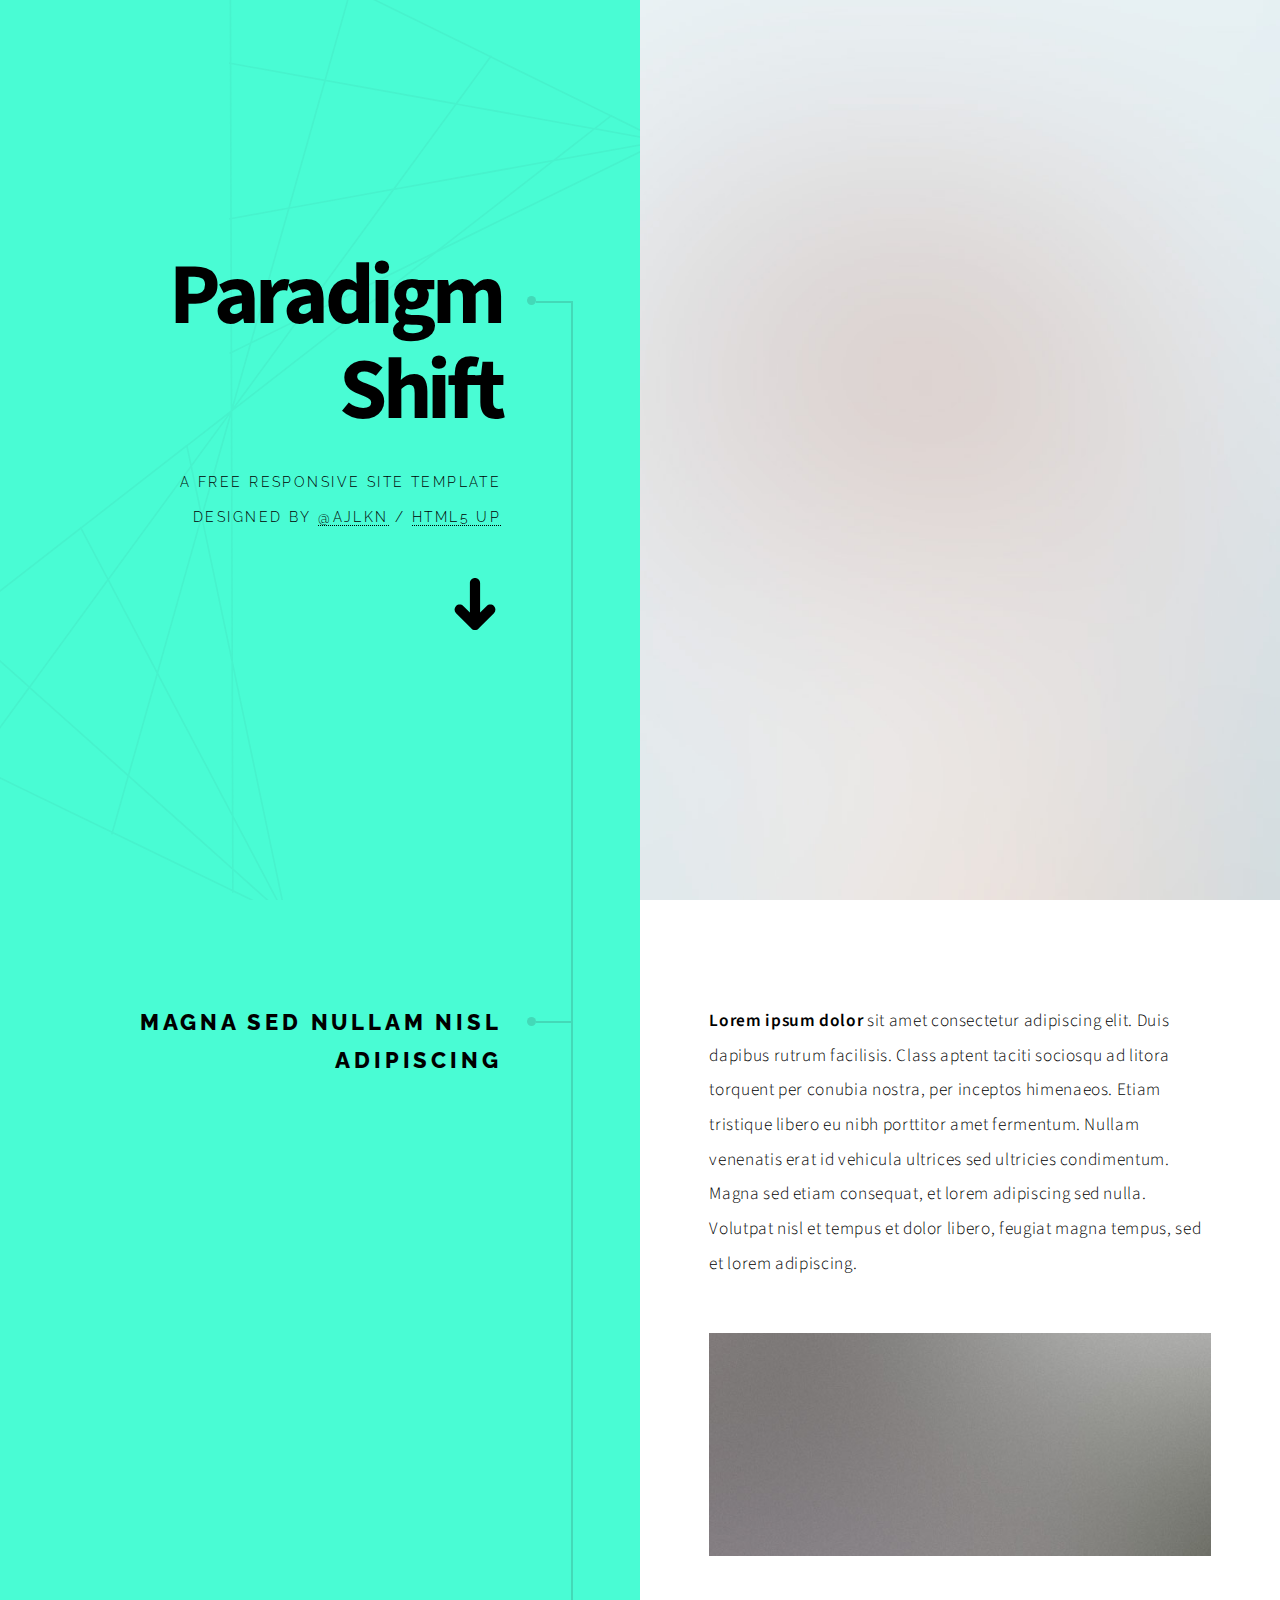
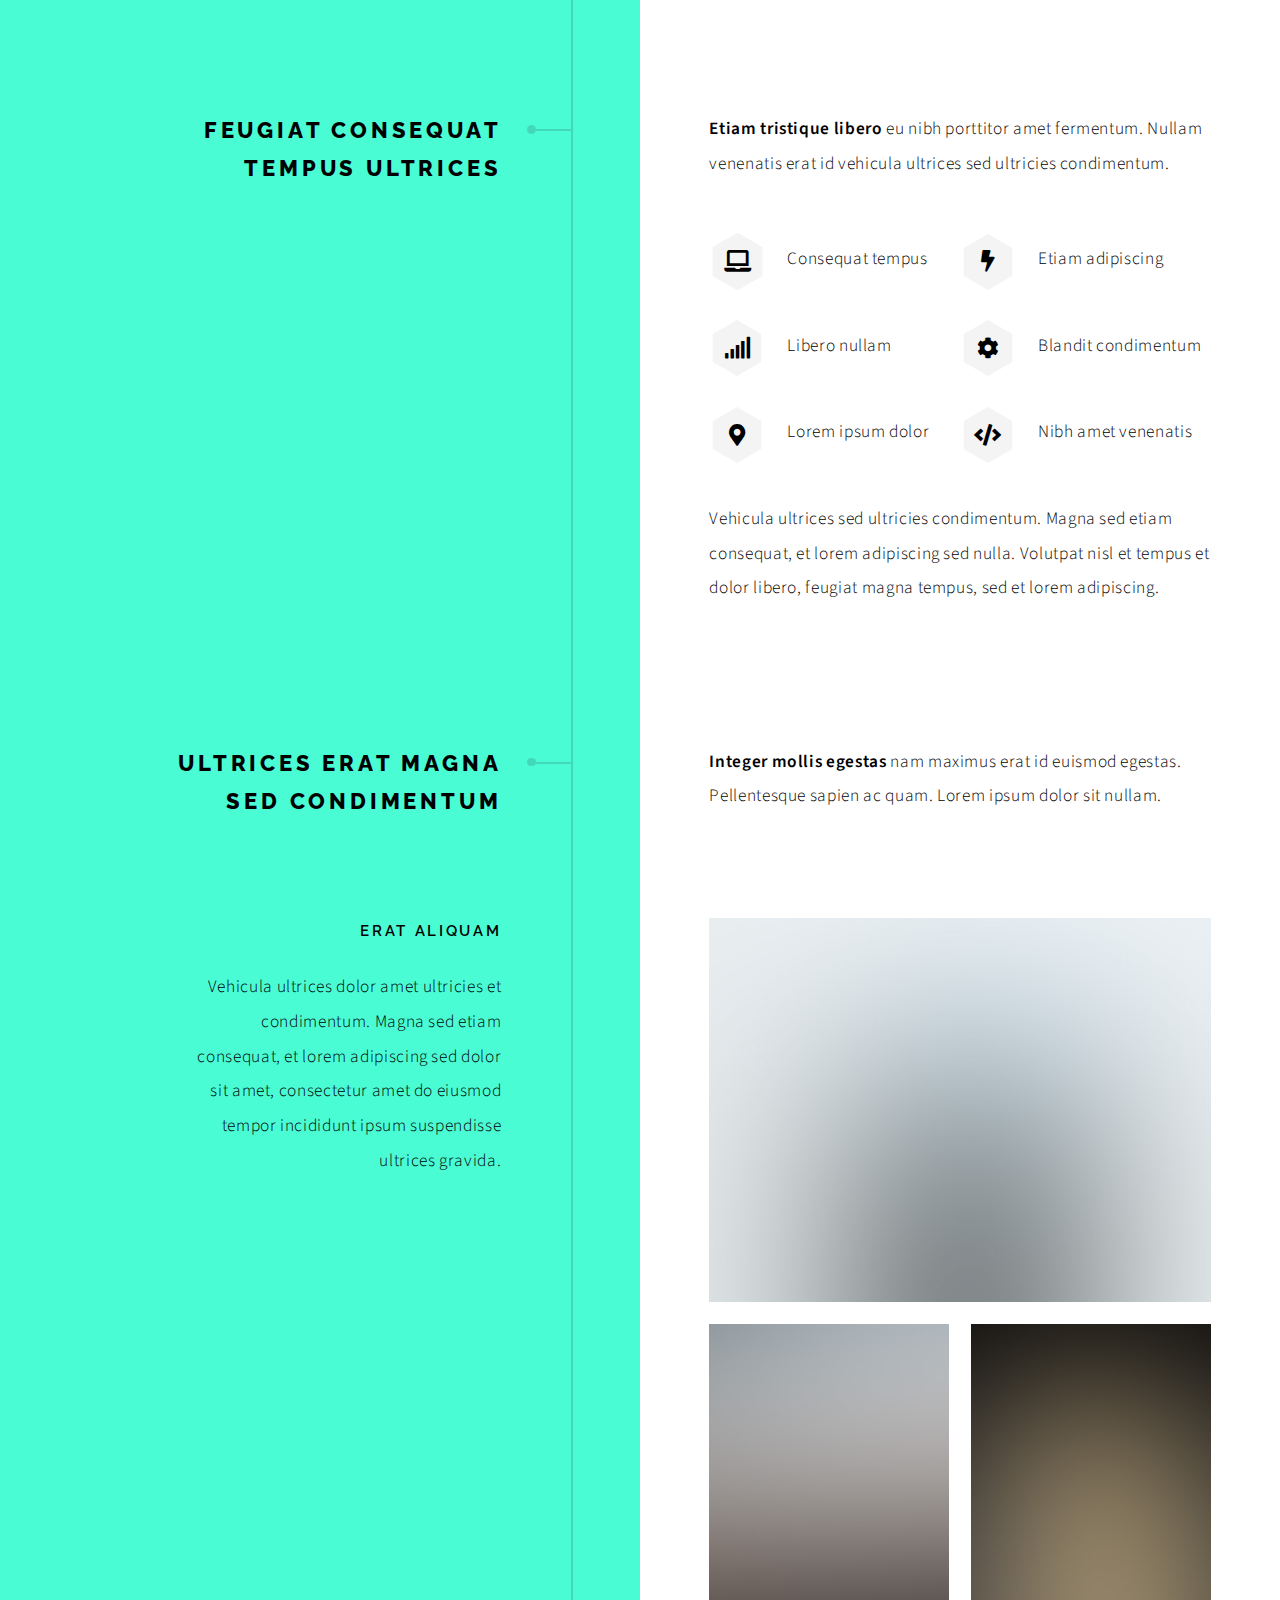
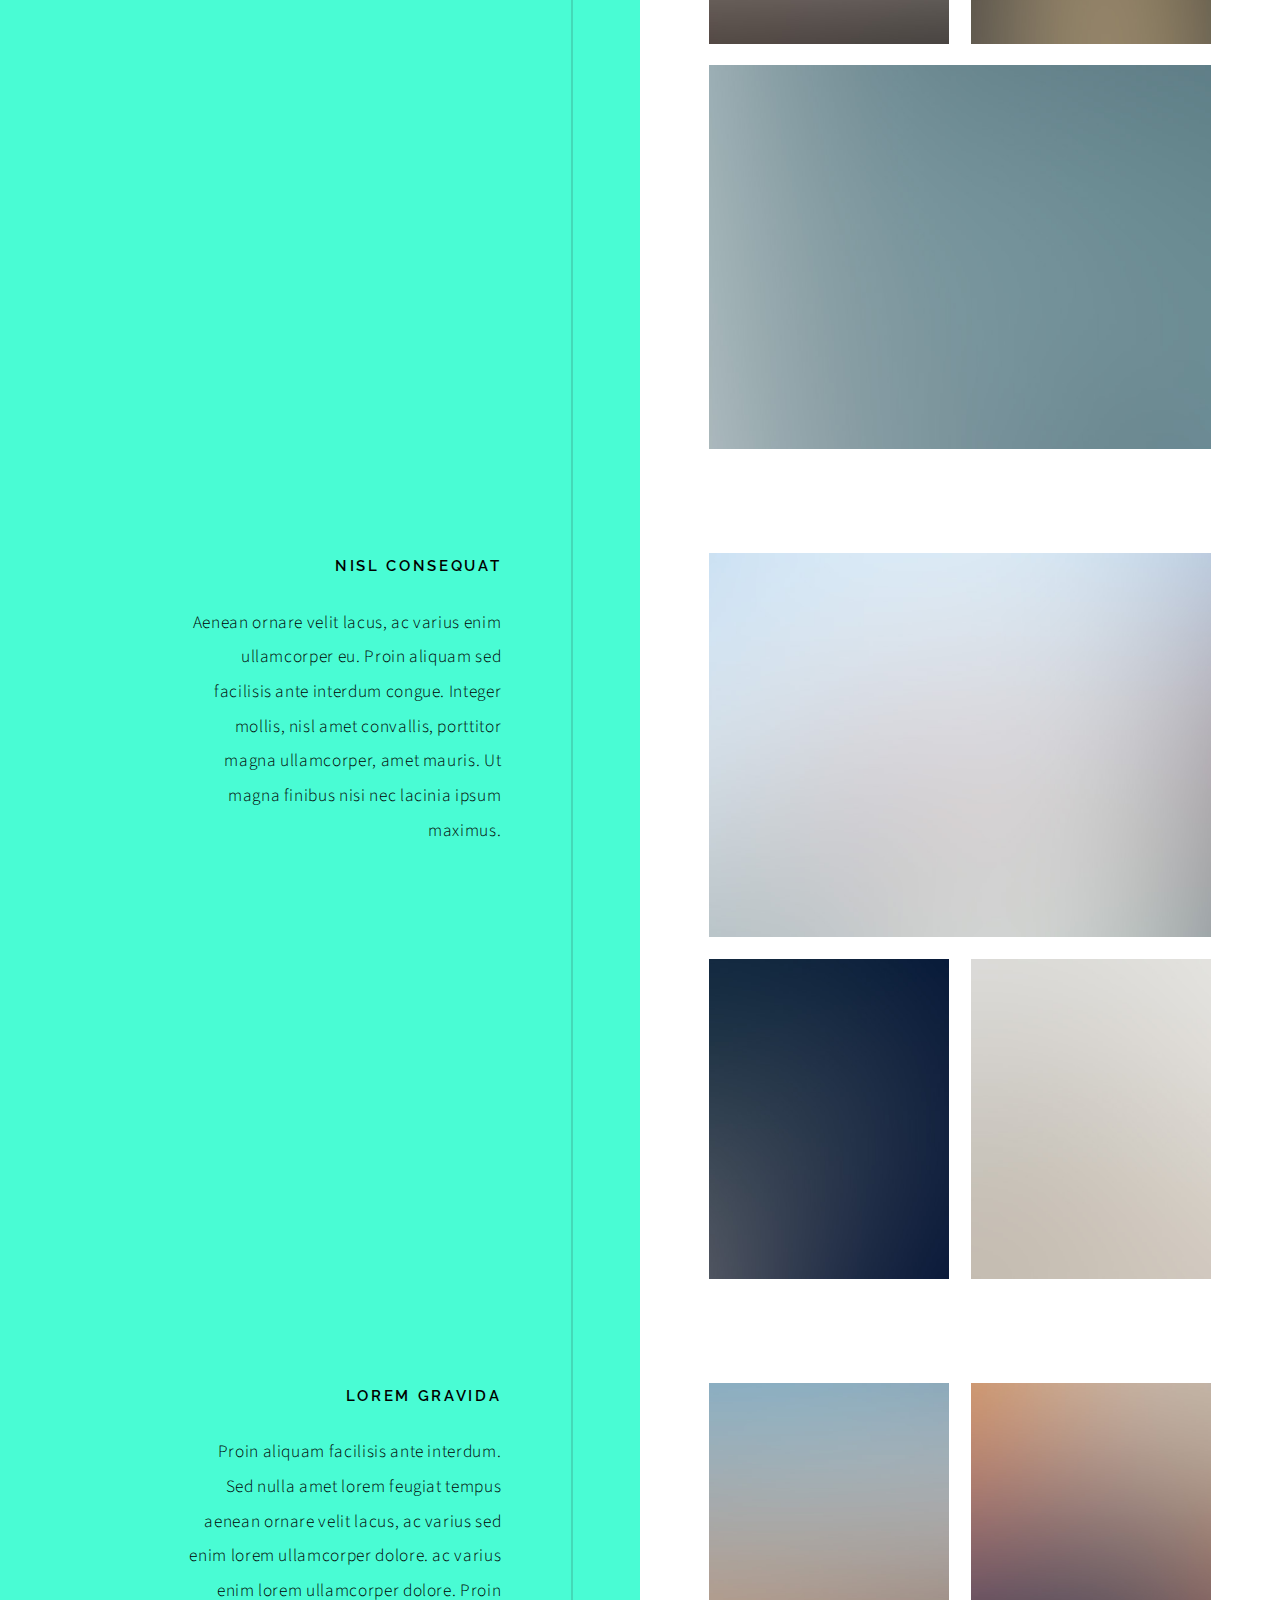
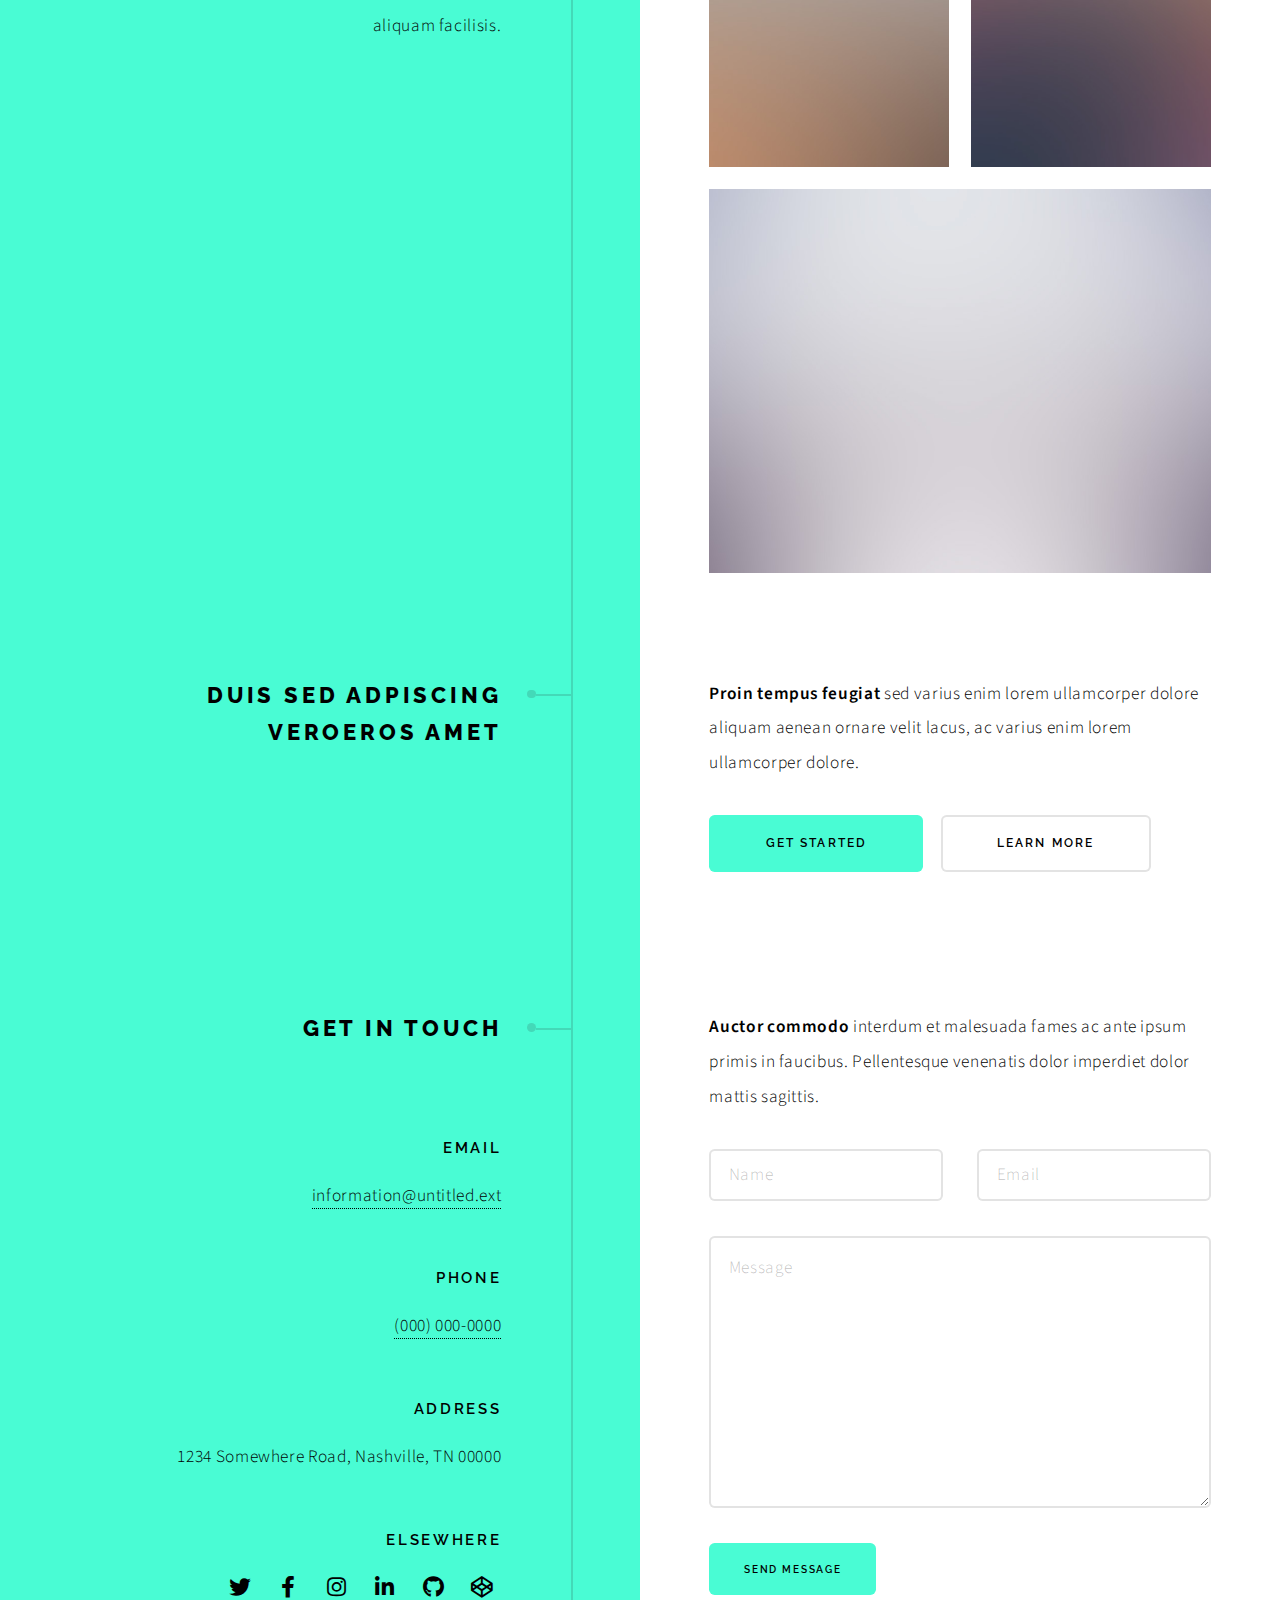
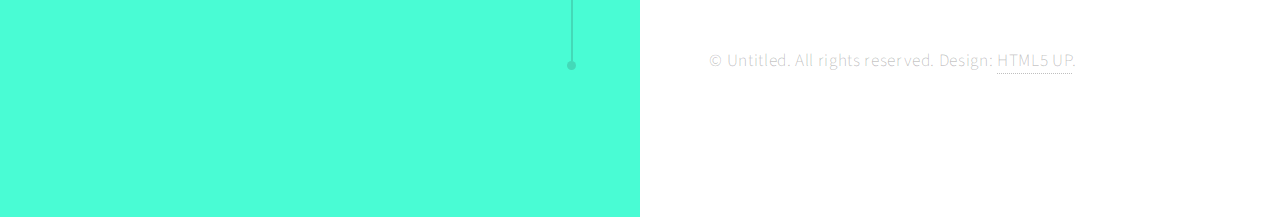
<file: index.html>
<!DOCTYPE HTML>
<!--
	Paradigm Shift by HTML5 UP
	html5up.net | @ajlkn
	Free for personal and commercial use under the CCA 3.0 license (html5up.net/license)
-->
<html>
	<head>
		<title>Paradigm Shift by HTML5 UP</title>
		<meta charset="utf-8" />
		<meta name="viewport" content="width=device-width, initial-scale=1, user-scalable=no" />
		<meta name="description" content="" />
		<meta name="keywords" content="" />
		<link rel="stylesheet" href="assets/css/main.css" />
	</head>
	<body class="is-preload">

		<!-- Wrapper -->
			<div id="wrapper">

				<!-- Intro -->
					<section class="intro">
						<header>
							<h1>Paradigm Shift</h1>
							<p>A free responsive site template designed by <a href="https://twitter.com/ajlkn">@ajlkn</a> / <a href="https://html5up.net">HTML5 UP</a></p>
							<ul class="actions">
								<li><a href="#first" class="arrow scrolly"><span class="label">Next</span></a></li>
							</ul>
						</header>
						<div class="content">
							<span class="image fill" data-position="center"><img src="images/pic01.jpg" alt="" /></span>
						</div>
					</section>

				<!-- Section -->
					<section id="first">
						<header>
							<h2>Magna sed nullam nisl adipiscing</h2>
						</header>
						<div class="content">
							<p><strong>Lorem ipsum dolor</strong> sit amet consectetur adipiscing elit. Duis dapibus rutrum facilisis. Class aptent taciti sociosqu ad litora torquent per conubia nostra, per inceptos himenaeos. Etiam tristique libero eu nibh porttitor amet fermentum. Nullam venenatis erat id vehicula ultrices sed ultricies condimentum. Magna sed etiam consequat, et lorem adipiscing sed nulla. Volutpat nisl et tempus et dolor libero, feugiat magna tempus, sed et lorem adipiscing.</p>
							<span class="image main"><img src="images/pic02.jpg" alt="" /></span>
						</div>
					</section>

				<!-- Section -->
					<section>
						<header>
							<h2>Feugiat consequat tempus ultrices</h2>
						</header>
						<div class="content">
							<p><strong>Etiam tristique libero</strong> eu nibh porttitor amet fermentum. Nullam venenatis erat id vehicula ultrices sed ultricies condimentum.</p>
							<ul class="feature-icons">
								<li class="icon solid fa-laptop">Consequat tempus</li>
								<li class="icon solid fa-bolt">Etiam adipiscing</li>
								<li class="icon solid fa-signal">Libero nullam</li>
								<li class="icon solid fa-cog">Blandit condimentum</li>
								<li class="icon solid fa-map-marker-alt">Lorem ipsum dolor</li>
								<li class="icon solid fa-code">Nibh amet venenatis</li>
							</ul>
							<p>Vehicula ultrices sed ultricies condimentum. Magna sed etiam consequat, et lorem adipiscing sed nulla. Volutpat nisl et tempus et dolor libero, feugiat magna tempus, sed et lorem adipiscing.</p>
						</div>
					</section>

				<!-- Section -->
					<section>
						<header>
							<h2>Ultrices erat magna sed condimentum</h2>
						</header>
						<div class="content">
							<p><strong>Integer mollis egestas</strong> nam maximus erat id euismod egestas. Pellentesque sapien ac quam. Lorem ipsum dolor sit nullam.</p>

							<!-- Section -->
								<section>
									<header>
										<h3>Erat aliquam</h3>
										<p>Vehicula ultrices dolor amet ultricies et condimentum. Magna sed etiam consequat, et lorem adipiscing sed dolor sit amet, consectetur amet do eiusmod tempor incididunt  ipsum suspendisse ultrices gravida.</p>
									</header>
									<div class="content">
										<div class="gallery">
											<a href="images/gallery/fulls/01.jpg" class="landscape"><img src="images/gallery/thumbs/01.jpg" alt="" /></a>
											<a href="images/gallery/fulls/02.jpg"><img src="images/gallery/thumbs/02.jpg" alt="" /></a>
											<a href="images/gallery/fulls/03.jpg"><img src="images/gallery/thumbs/03.jpg" alt="" /></a>
											<a href="images/gallery/fulls/04.jpg" class="landscape"><img src="images/gallery/thumbs/04.jpg" alt="" /></a>
										</div>
									</div>
								</section>

							<!-- Section -->
								<section>
									<header>
										<h3>Nisl consequat</h3>
										<p>Aenean ornare velit lacus, ac varius enim ullamcorper eu. Proin aliquam sed facilisis ante interdum congue. Integer mollis, nisl amet convallis, porttitor magna ullamcorper, amet mauris. Ut magna finibus nisi nec lacinia ipsum maximus.</p>
									</header>
									<div class="content">
										<div class="gallery">
											<a href="images/gallery/fulls/05.jpg" class="landscape"><img src="images/gallery/thumbs/05.jpg" alt="" /></a>
											<a href="images/gallery/fulls/06.jpg"><img src="images/gallery/thumbs/06.jpg" alt="" /></a>
											<a href="images/gallery/fulls/07.jpg"><img src="images/gallery/thumbs/07.jpg" alt="" /></a>
										</div>
									</div>
								</section>

							<!-- Section -->
								<section>
									<header>
										<h3>Lorem gravida</h3>
										<p>Proin aliquam facilisis ante interdum. Sed nulla amet lorem feugiat tempus aenean ornare velit lacus, ac varius sed enim lorem ullamcorper dolore.  ac varius enim lorem ullamcorper dolore. Proin aliquam facilisis.</p>
									</header>
									<div class="content">
										<div class="gallery">
											<a href="images/gallery/fulls/08.jpg" class="portrait"><img src="images/gallery/thumbs/08.jpg" alt="" /></a>
											<a href="images/gallery/fulls/09.jpg" class="portrait"><img src="images/gallery/thumbs/09.jpg" alt="" /></a>
											<a href="images/gallery/fulls/10.jpg" class="landscape"><img src="images/gallery/thumbs/10.jpg" alt="" /></a>
										</div>
									</div>
								</section>

						</div>
					</section>

				<!-- Section -->
					<section>
						<header>
							<h2>Duis sed adpiscing veroeros amet</h2>
						</header>
						<div class="content">
							<p><strong>Proin tempus feugiat</strong> sed varius enim lorem ullamcorper dolore aliquam aenean ornare velit lacus, ac varius enim lorem ullamcorper dolore.</p>
							<ul class="actions">
								<li><a href="#" class="button primary large">Get Started</a></li>
								<li><a href="#" class="button large">Learn More</a></li>
							</ul>
						</div>
					</section>

				<!-- Elements -->
				<!--
					<section>
						<header>
							<h2>Elements</h2>
						</header>
						<div class="content">

							<section>
								<header>
									<h3>Text</h3>
								</header>
								<div class="content">
									<p>This is <b>bold</b> and this is <strong>strong</strong>. This is <i>italic</i> and this is <em>emphasized</em>.
									This is <sup>superscript</sup> text and this is <sub>subscript</sub> text.
									This is <u>underlined</u> and this is code: <code>for (;;) { ... }</code>. Finally, <a href="#">this is a link</a>.</p>
									<hr />
									<h2>Heading Level 2</h2>
									<h3>Heading Level 3</h3>
									<h4>Heading Level 4</h4>
									<h5>Heading Level 5</h5>
									<hr />
									<h5>Blockquote</h5>
									<blockquote>Fringilla nisl. Donec accumsan interdum nisi, quis tincidunt felis sagittis eget tempus euismod. Vestibulum ante ipsum primis in faucibus vestibulum. Blandit adipiscing eu felis iaculis volutpat ac adipiscing accumsan faucibus. Vestibulum ante ipsum primis in faucibus lorem ipsum dolor sit amet nullam adipiscing eu felis.</blockquote>
									<h5>Preformatted</h5>
									<pre><code>i = 0;

while (!deck.isInOrder()) {
  print 'Iteration ' + i;
  deck.shuffle();
  i++;
}

print 'Sorted in ' + i + ' iterations.';</code></pre>
								</div>
							</section>

							<section>
								<header>
									<h3>Lists</h3>
								</header>
								<div class="content">

									<h4>Unordered</h4>
									<ul>
										<li>Dolor pulvinar etiam.</li>
										<li>Sagittis adipiscing.</li>
										<li>Felis enim feugiat.</li>
									</ul>

									<h4>Alternate</h4>
									<ul class="alt">
										<li>Dolor pulvinar etiam.</li>
										<li>Sagittis adipiscing.</li>
										<li>Felis enim feugiat.</li>
									</ul>

									<h4>Ordered</h4>
									<ol>
										<li>Dolor pulvinar etiam.</li>
										<li>Etiam vel felis viverra.</li>
										<li>Felis enim feugiat.</li>
										<li>Dolor pulvinar etiam.</li>
										<li>Etiam vel felis lorem.</li>
										<li>Felis enim et feugiat.</li>
									</ol>
									<h4>Icons</h4>
									<ul class="icons">
										<li><a href="#" class="icon brands fa-twitter"><span class="label">Twitter</span></a></li>
										<li><a href="#" class="icon brands fa-facebook-f"><span class="label">Facebook</span></a></li>
										<li><a href="#" class="icon brands fa-instagram"><span class="label">Instagram</span></a></li>
										<li><a href="#" class="icon brands fa-github"><span class="label">Github</span></a></li>
									</ul>

									<h4>Actions</h4>
									<ul class="actions">
										<li><a href="#" class="button primary">Default</a></li>
										<li><a href="#" class="button">Default</a></li>
									</ul>
									<ul class="actions stacked">
										<li><a href="#" class="button primary">Default</a></li>
										<li><a href="#" class="button">Default</a></li>
									</ul>
								</div>
							</section>

							<section>
								<header>
									<h3>Table</h3>
								</header>
								<div class="content">
									<h4>Default</h4>
									<div class="table-wrapper">
										<table>
											<thead>
												<tr>
													<th>Name</th>
													<th>Description</th>
													<th>Price</th>
												</tr>
											</thead>
											<tbody>
												<tr>
													<td>Item One</td>
													<td>Ante turpis integer aliquet porttitor.</td>
													<td>29.99</td>
												</tr>
												<tr>
													<td>Item Two</td>
													<td>Vis ac commodo adipiscing arcu aliquet.</td>
													<td>19.99</td>
												</tr>
												<tr>
													<td>Item Three</td>
													<td> Morbi faucibus arcu accumsan lorem.</td>
													<td>29.99</td>
												</tr>
												<tr>
													<td>Item Four</td>
													<td>Vitae integer tempus condimentum.</td>
													<td>19.99</td>
												</tr>
												<tr>
													<td>Item Five</td>
													<td>Ante turpis integer aliquet porttitor.</td>
													<td>29.99</td>
												</tr>
											</tbody>
											<tfoot>
												<tr>
													<td colspan="2"></td>
													<td>100.00</td>
												</tr>
											</tfoot>
										</table>
									</div>

									<h4>Alternate</h4>
									<div class="table-wrapper">
										<table class="alt">
											<thead>
												<tr>
													<th>Name</th>
													<th>Description</th>
													<th>Price</th>
												</tr>
											</thead>
											<tbody>
												<tr>
													<td>Item One</td>
													<td>Ante turpis integer aliquet porttitor.</td>
													<td>29.99</td>
												</tr>
												<tr>
													<td>Item Two</td>
													<td>Vis ac commodo adipiscing arcu aliquet.</td>
													<td>19.99</td>
												</tr>
												<tr>
													<td>Item Three</td>
													<td> Morbi faucibus arcu accumsan lorem.</td>
													<td>29.99</td>
												</tr>
												<tr>
													<td>Item Four</td>
													<td>Vitae integer tempus condimentum.</td>
													<td>19.99</td>
												</tr>
												<tr>
													<td>Item Five</td>
													<td>Ante turpis integer aliquet porttitor.</td>
													<td>29.99</td>
												</tr>
											</tbody>
											<tfoot>
												<tr>
													<td colspan="2"></td>
													<td>100.00</td>
												</tr>
											</tfoot>
										</table>
									</div>
								</div>
							</section>

							<section>
								<header>
									<h3>Buttons</h3>
								</header>
								<div class="content">
									<ul class="actions">
										<li><a href="#" class="button primary">Primary</a></li>
										<li><a href="#" class="button">Default</a></li>
									</ul>
									<ul class="actions">
										<li><a href="#" class="button large">Large</a></li>
										<li><a href="#" class="button">Default</a></li>
										<li><a href="#" class="button small">Small</a></li>
									</ul>
									<ul class="actions">
										<li><a href="#" class="button primary icon solid fa-download">Icon</a></li>
										<li><a href="#" class="button icon solid fa-download">Icon</a></li>
									</ul>
									<ul class="actions">
										<li><span class="button primary disabled">Disabled</span></li>
										<li><span class="button disabled">Disabled</span></li>
									</ul>
								</div>
							</section>

							<section>
								<header>
									<h3>Form</h3>
								</header>
								<div class="content">
									<form method="post" action="#">
										<div class="fields">
											<div class="field half">
												<label for="demo-name">Name</label>
												<input type="text" name="demo-name" id="demo-name" value="" placeholder="Jane Doe" />
											</div>
											<div class="field half">
												<label for="demo-email">Email</label>
												<input type="email" name="demo-email" id="demo-email" value="" placeholder="jane@untitled.tld" />
											</div>
											<div class="field">
												<label for="demo-category">Category</label>
												<select name="demo-category" id="demo-category">
													<option value="">-</option>
													<option value="1">Manufacturing</option>
													<option value="1">Shipping</option>
													<option value="1">Administration</option>
													<option value="1">Human Resources</option>
												</select>
											</div>
											<div class="field half">
												<input type="radio" id="demo-priority-low" name="demo-priority" checked>
												<label for="demo-priority-low">Low</label>
											</div>
											<div class="field half">
												<input type="radio" id="demo-priority-high" name="demo-priority">
												<label for="demo-priority-high">High</label>
											</div>
											<div class="field half">
												<input type="checkbox" id="demo-copy" name="demo-copy">
												<label for="demo-copy">Email me a copy</label>
											</div>
											<div class="field half">
												<input type="checkbox" id="demo-human" name="demo-human" checked>
												<label for="demo-human">Not a robot</label>
											</div>
											<div class="field">
												<label for="demo-message">Message</label>
												<textarea name="demo-message" id="demo-message" placeholder="Enter your message" rows="6"></textarea>
											</div>
										</div>
										<ul class="actions">
											<li><input type="submit" value="Send Message" class="primary" /></li>
											<li><input type="reset" value="Reset" /></li>
										</ul>
									</form>
								</div>
							</section>

						</div>
					</section>
				-->

				<!-- Section -->
					<section>
						<header>
							<h2>Get in touch</h2>
						</header>
						<div class="content">
							<p><strong>Auctor commodo</strong> interdum et malesuada fames ac ante ipsum primis in faucibus. Pellentesque venenatis dolor imperdiet dolor mattis sagittis.</p>
							<form>
								<div class="fields">
									<div class="field half">
										<input type="text" name="name" id="name" placeholder="Name" />
									</div>
									<div class="field half">
										<input type="email" name="email" id="email" placeholder="Email" />
									</div>
									<div class="field">
										<textarea name="message" id="message" placeholder="Message" rows="7"></textarea>
									</div>
								</div>
								<ul class="actions">
									<li><input type="submit" value="Send Message" class="button primary" /></li>
								</ul>
							</form>
						</div>
						<footer>
							<ul class="items">
								<li>
									<h3>Email</h3>
									<a href="#">information@untitled.ext</a>
								</li>
								<li>
									<h3>Phone</h3>
									<a href="#">(000) 000-0000</a>
								</li>
								<li>
									<h3>Address</h3>
									<span>1234 Somewhere Road, Nashville, TN 00000</span>
								</li>
								<li>
									<h3>Elsewhere</h3>
									<ul class="icons">
										<li><a href="#" class="icon brands fa-twitter"><span class="label">Twitter</span></a></li>
										<li><a href="#" class="icon brands fa-facebook-f"><span class="label">Facebook</span></a></li>
										<li><a href="#" class="icon brands fa-instagram"><span class="label">Instagram</span></a></li>
										<li><a href="#" class="icon brands fa-linkedin-in"><span class="label">LinkedIn</span></a></li>
										<li><a href="#" class="icon brands fa-github"><span class="label">GitHub</span></a></li>
										<li><a href="#" class="icon brands fa-codepen"><span class="label">Codepen</span></a></li>
									</ul>
								</li>
							</ul>
						</footer>
					</section>

				<!-- Copyright -->
					<div class="copyright">&copy; Untitled. All rights reserved. Design: <a href="https://html5up.net">HTML5 UP</a>.</div>

			</div>

		<!-- Scripts -->
			<script src="assets/js/jquery.min.js"></script>
			<script src="assets/js/jquery.scrolly.min.js"></script>
			<script src="assets/js/browser.min.js"></script>
			<script src="assets/js/breakpoints.min.js"></script>
			<script src="assets/js/util.js"></script>
			<script src="assets/js/main.js"></script>

	</body>
</html>
</file>
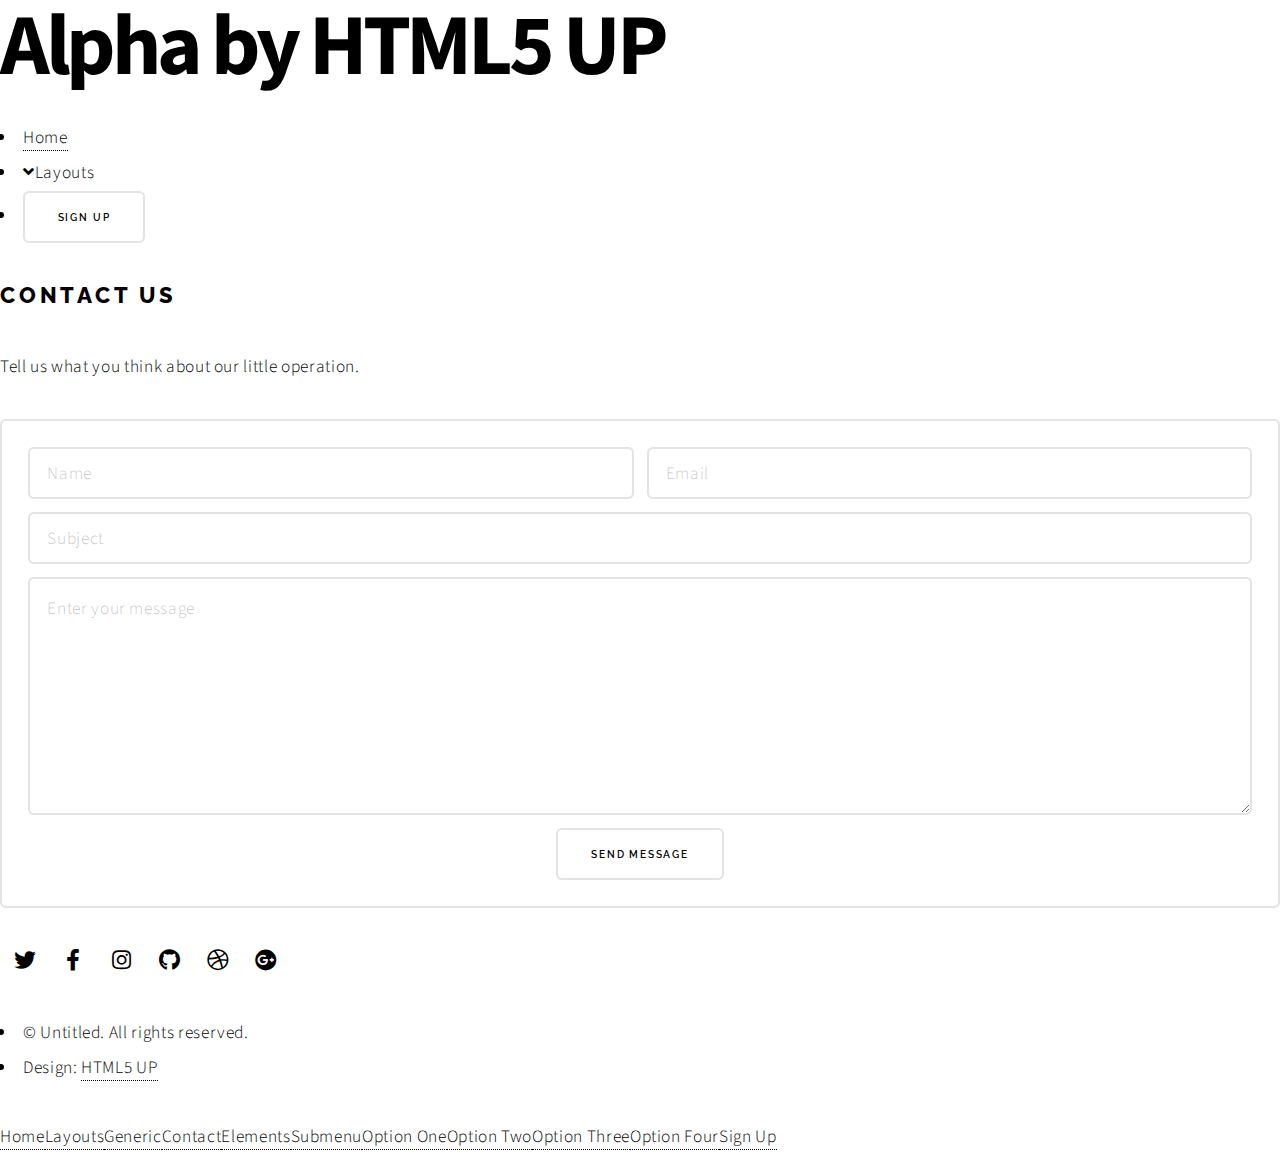
<file: contact.html>
<!DOCTYPE HTML>
<!--
	Alpha by HTML5 UP
	html5up.net | @ajlkn
	Free for personal and commercial use under the CCA 3.0 license (html5up.net/license)
-->
<html>
	<head>
		<title>Contact - Alpha by HTML5 UP</title>
		<meta charset="utf-8" />
		<meta name="viewport" content="width=device-width, initial-scale=1, user-scalable=no" />
		<link rel="stylesheet" href="assets/css/main.css" />
	</head>
	<body class="is-preload">
		<div id="page-wrapper">

			<!-- Header -->
				<header id="header">
					<h1><a href="index.html">Alpha</a> by HTML5 UP</h1>
					<nav id="nav">
						<ul>
							<li><a href="index.html">Home</a></li>
							<li>
								<a href="#" class="icon solid fa-angle-down">Layouts</a>
								<ul>
									<li><a href="generic.html">Generic</a></li>
									<li><a href="contact.html">Contact</a></li>
									<li><a href="elements.html">Elements</a></li>
									<li>
										<a href="#">Submenu</a>
										<ul>
											<li><a href="#">Option One</a></li>
											<li><a href="#">Option Two</a></li>
											<li><a href="#">Option Three</a></li>
											<li><a href="#">Option Four</a></li>
										</ul>
									</li>
								</ul>
							</li>
							<li><a href="#" class="button">Sign Up</a></li>
						</ul>
					</nav>
				</header>

			<!-- Main -->
				<section id="main" class="container medium">
					<header>
						<h2>Contact Us</h2>
						<p>Tell us what you think about our little operation.</p>
					</header>
					<div class="box">
						<form method="post" action="#">
							<div class="row gtr-50 gtr-uniform">
								<div class="col-6 col-12-mobilep">
									<input type="text" name="name" id="name" value="" placeholder="Name" />
								</div>
								<div class="col-6 col-12-mobilep">
									<input type="email" name="email" id="email" value="" placeholder="Email" />
								</div>
								<div class="col-12">
									<input type="text" name="subject" id="subject" value="" placeholder="Subject" />
								</div>
								<div class="col-12">
									<textarea name="message" id="message" placeholder="Enter your message" rows="6"></textarea>
								</div>
								<div class="col-12">
									<ul class="actions special">
										<li><input type="submit" value="Send Message" /></li>
									</ul>
								</div>
							</div>
						</form>
					</div>
				</section>

			<!-- Footer -->
				<footer id="footer">
					<ul class="icons">
						<li><a href="#" class="icon brands fa-twitter"><span class="label">Twitter</span></a></li>
						<li><a href="#" class="icon brands fa-facebook-f"><span class="label">Facebook</span></a></li>
						<li><a href="#" class="icon brands fa-instagram"><span class="label">Instagram</span></a></li>
						<li><a href="#" class="icon brands fa-github"><span class="label">Github</span></a></li>
						<li><a href="#" class="icon brands fa-dribbble"><span class="label">Dribbble</span></a></li>
						<li><a href="#" class="icon brands fa-google-plus"><span class="label">Google+</span></a></li>
					</ul>
					<ul class="copyright">
						<li>&copy; Untitled. All rights reserved.</li><li>Design: <a href="http://html5up.net">HTML5 UP</a></li>
					</ul>
				</footer>

		</div>

		<!-- Scripts -->
			<script src="assets/js/jquery.min.js"></script>
			<script src="assets/js/jquery.dropotron.min.js"></script>
			<script src="assets/js/jquery.scrollex.min.js"></script>
			<script src="assets/js/browser.min.js"></script>
			<script src="assets/js/breakpoints.min.js"></script>
			<script src="assets/js/util.js"></script>
			<script src="assets/js/main.js"></script>

	</body>
</html>
</file>
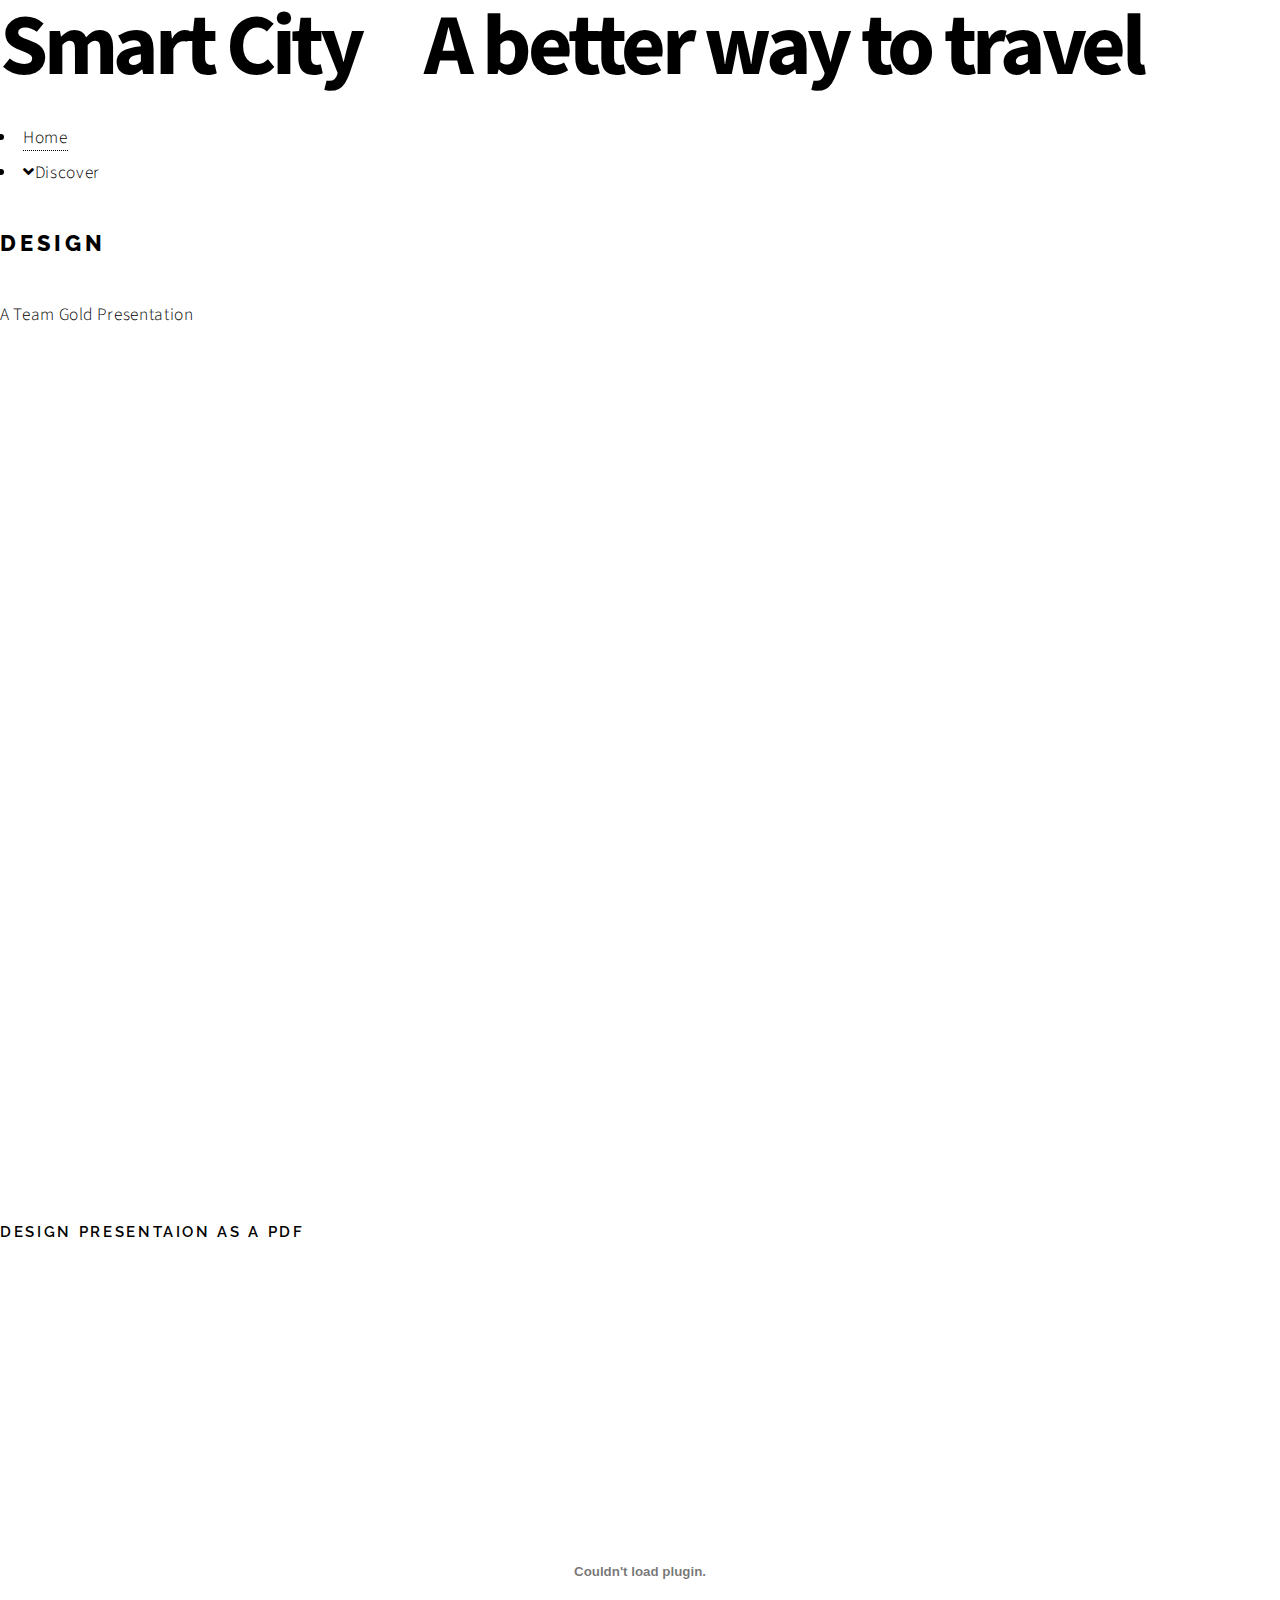
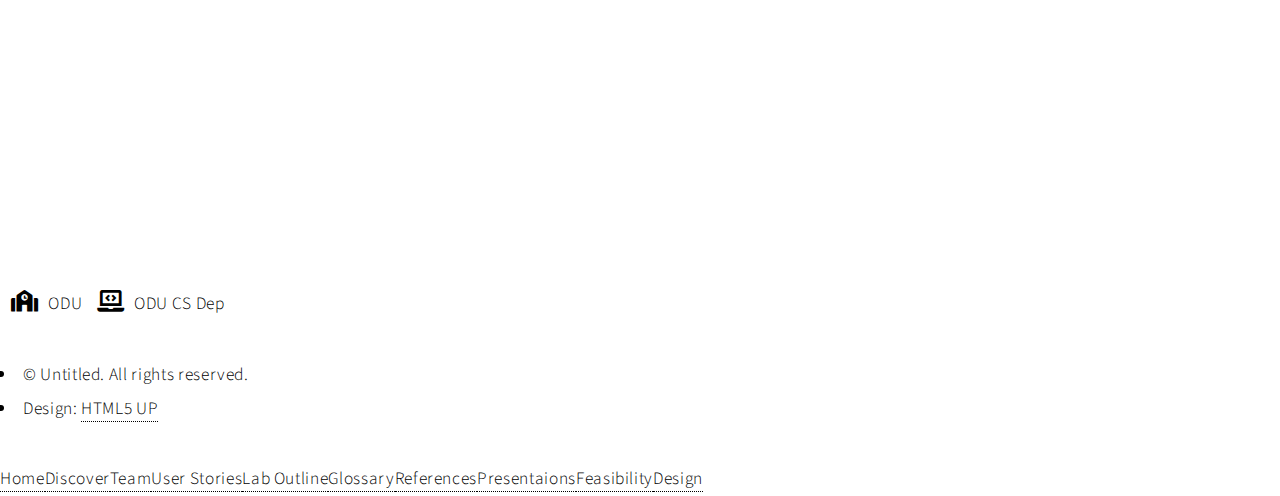
<file: design.html>
<!DOCTYPE HTML>
<!--
	Alpha by HTML5 UP
	html5up.net | @ajlkn
	Free for personal and commercial use under the CCA 3.0 license (html5up.net/license)
-->
<html>
	<head>
		<title>Generic - Alpha by HTML5 UP</title>
		<meta charset="utf-8" />
		<meta name="viewport" content="width=device-width, initial-scale=1, user-scalable=no" />
		<link rel="stylesheet" href="assets/css/main.css" />
	</head>
	<body class="is-preload">
		<div id="page-wrapper">

			<!-- Header -->
				<header id="header">
					<h1><a href="index.html">Smart City</a> &nbsp; &nbsp; A better way to travel</h1>
					<nav id="nav">
						<ul>
							<li><a href="index.html">Home</a></li>
							<li>
								<a href="#" class="icon solid fa-angle-down">Discover</a>
								<ul>
									
									<li><a href="meet_the_team.html">Team</a></li>
									<li><a href="userStories.html">User Stories</a></li>
									<li><a href="Lab Outline.html">Lab Outline</a></li>
									<li><a href="glossary.html">Glossary</a></li>
									<li><a href="references.html">References</a></li>
									
									<li>
										<a href="#">Presentaions</a>
										<ul>
											<li><a href="feasibility.html">Feasibility</a></li>
											<li><a href="design.html">Design</a></li>			
										</ul>
									</li>
								</ul>
							</li>
						</ul>
					</nav>
				</header>


			<!-- Main -->
				<section id="main" class="container">
					<header>
						<h2>Design</h2>
						<p>A Team Gold Presentation</p>
					</header>
					<div>
						<iframe src="https://docs.google.com/presentation/d/e/2PACX-1vQOlr22XBzHWJtvuRql6se7A3T4565dfBVi91tLU9-wc52OWUh_eKB94GfbL5LTHhfBEOn22H45W0A0/pubembed?start=false&loop=true&delayms=60000" 
                        frameborder="0" width="1440" height="839" 
                        allowfullscreen="true" mozallowfullscreen="true" 
                        webkitallowfullscreen="true"></iframe>
					</div>
					<div>
						<h3>Design Presentaion as a PDF</h3>
						<embed src="Design Presentation Team Gold-2.pdf" type="application/pdf" width="100%" height="600px" />
					</div>
					
				</section>

			<!-- Footer -->
      <footer id="footer">
        <ul class="icons">
          <li>
            <a href="https://www.odu.edu/" class="icon solid fa-school"></a>
            <span class="label">ODU</span>
          </li>
          <li>
            <a href="https://www.odu.edu/computer-science" class="icon solid fa-laptop-code"></a>
            <span class="label">ODU CS Dep</span>
          </li>
        </ul>
        <ul class="copyright">
          <li>&copy; Untitled. All rights reserved.</li>
          <li>Design: <a href="http://html5up.net">HTML5 UP</a></li>
        </ul>
      </footer>
    </div>

		<!-- Scripts -->
			<script src="assets/js/jquery.min.js"></script>
			<script src="assets/js/jquery.dropotron.min.js"></script>
			<script src="assets/js/jquery.scrollex.min.js"></script>
			<script src="assets/js/browser.min.js"></script>
			<script src="assets/js/breakpoints.min.js"></script>
			<script src="assets/js/util.js"></script>
			<script src="assets/js/main.js"></script>

	</body>
</html>
</file>
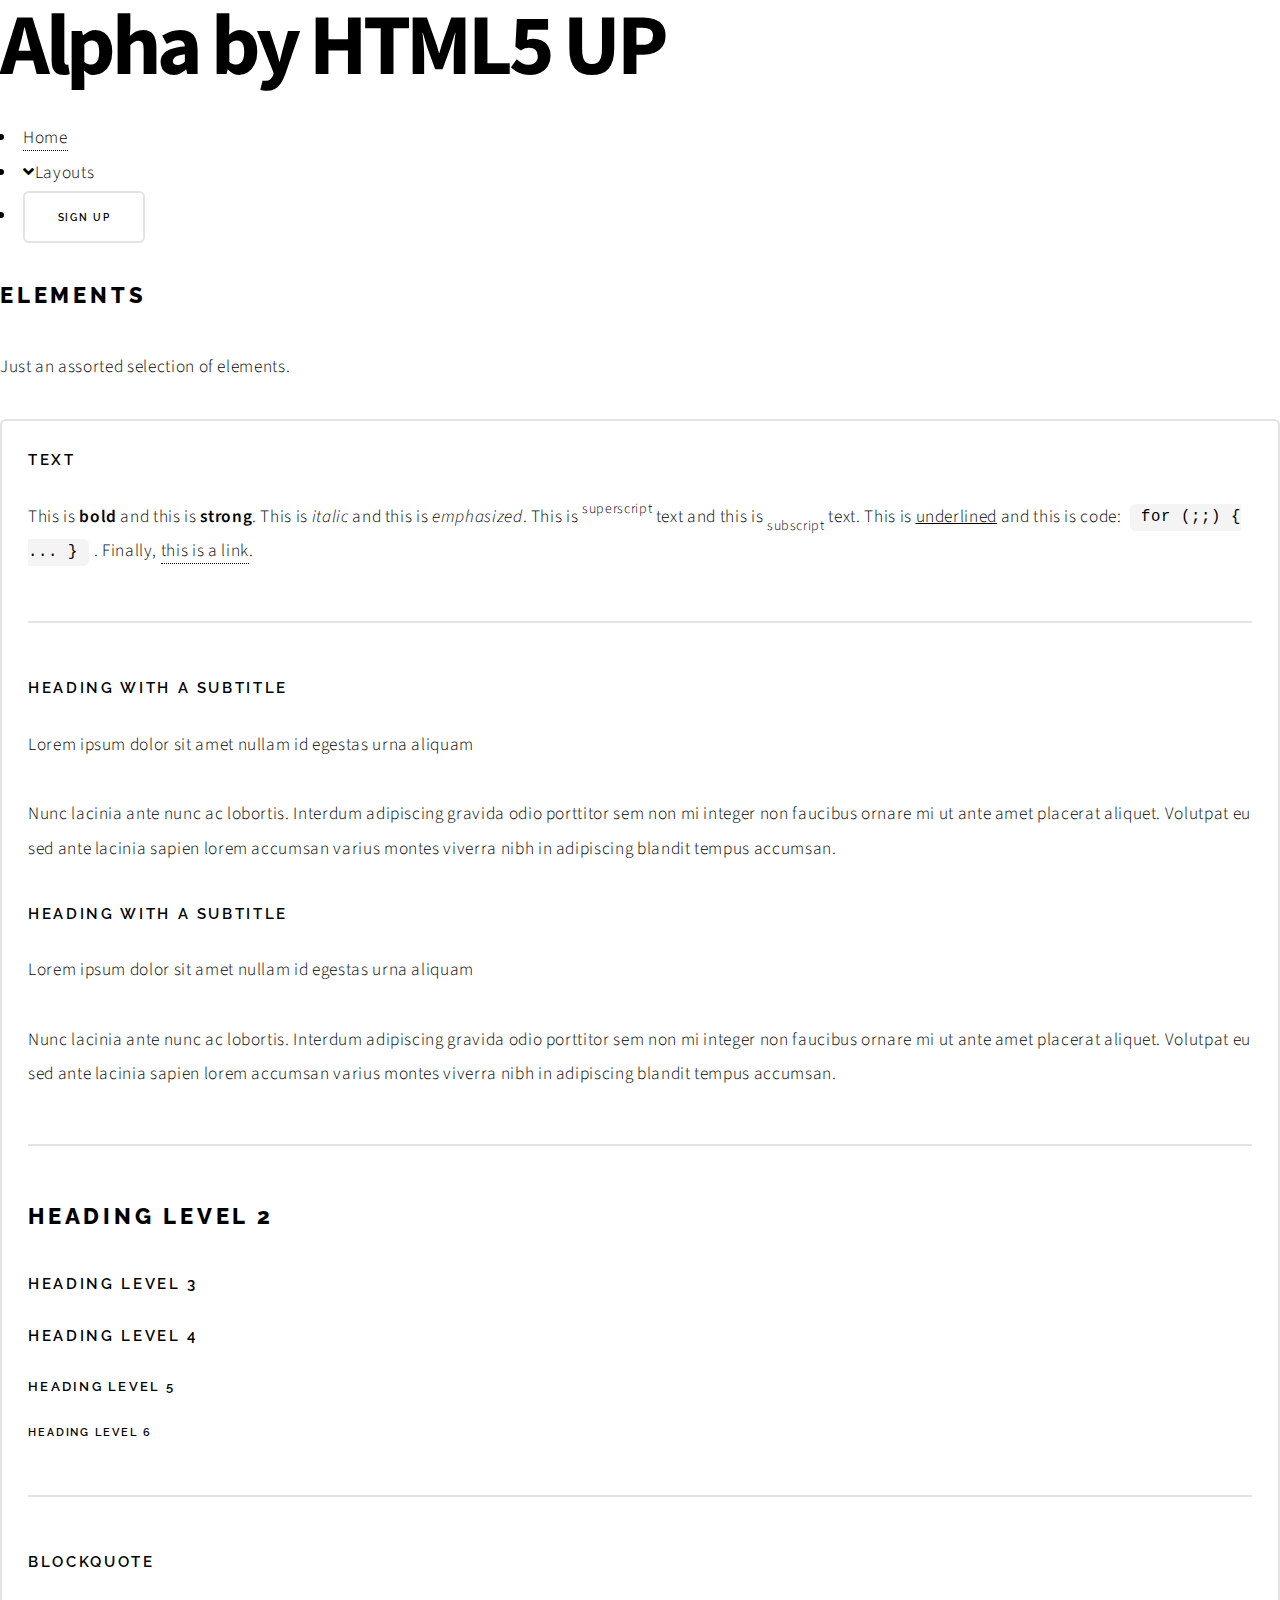
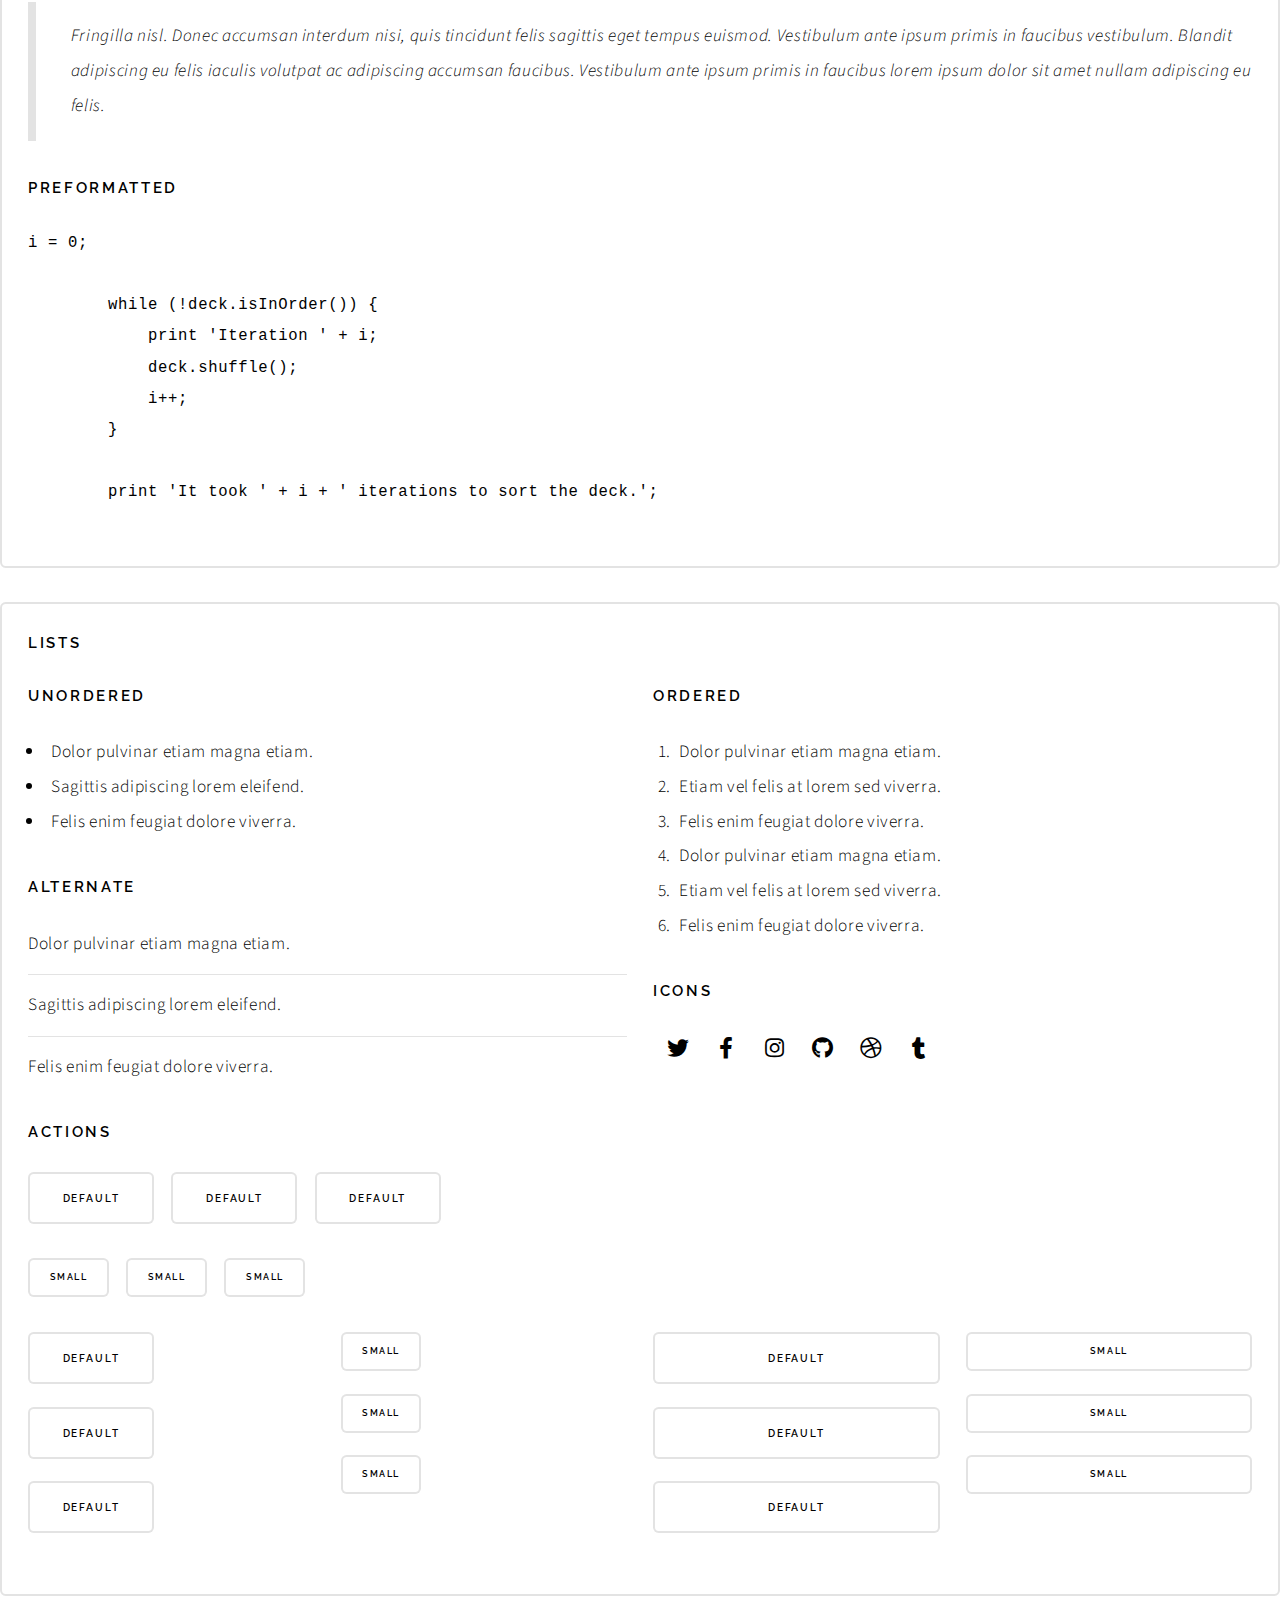
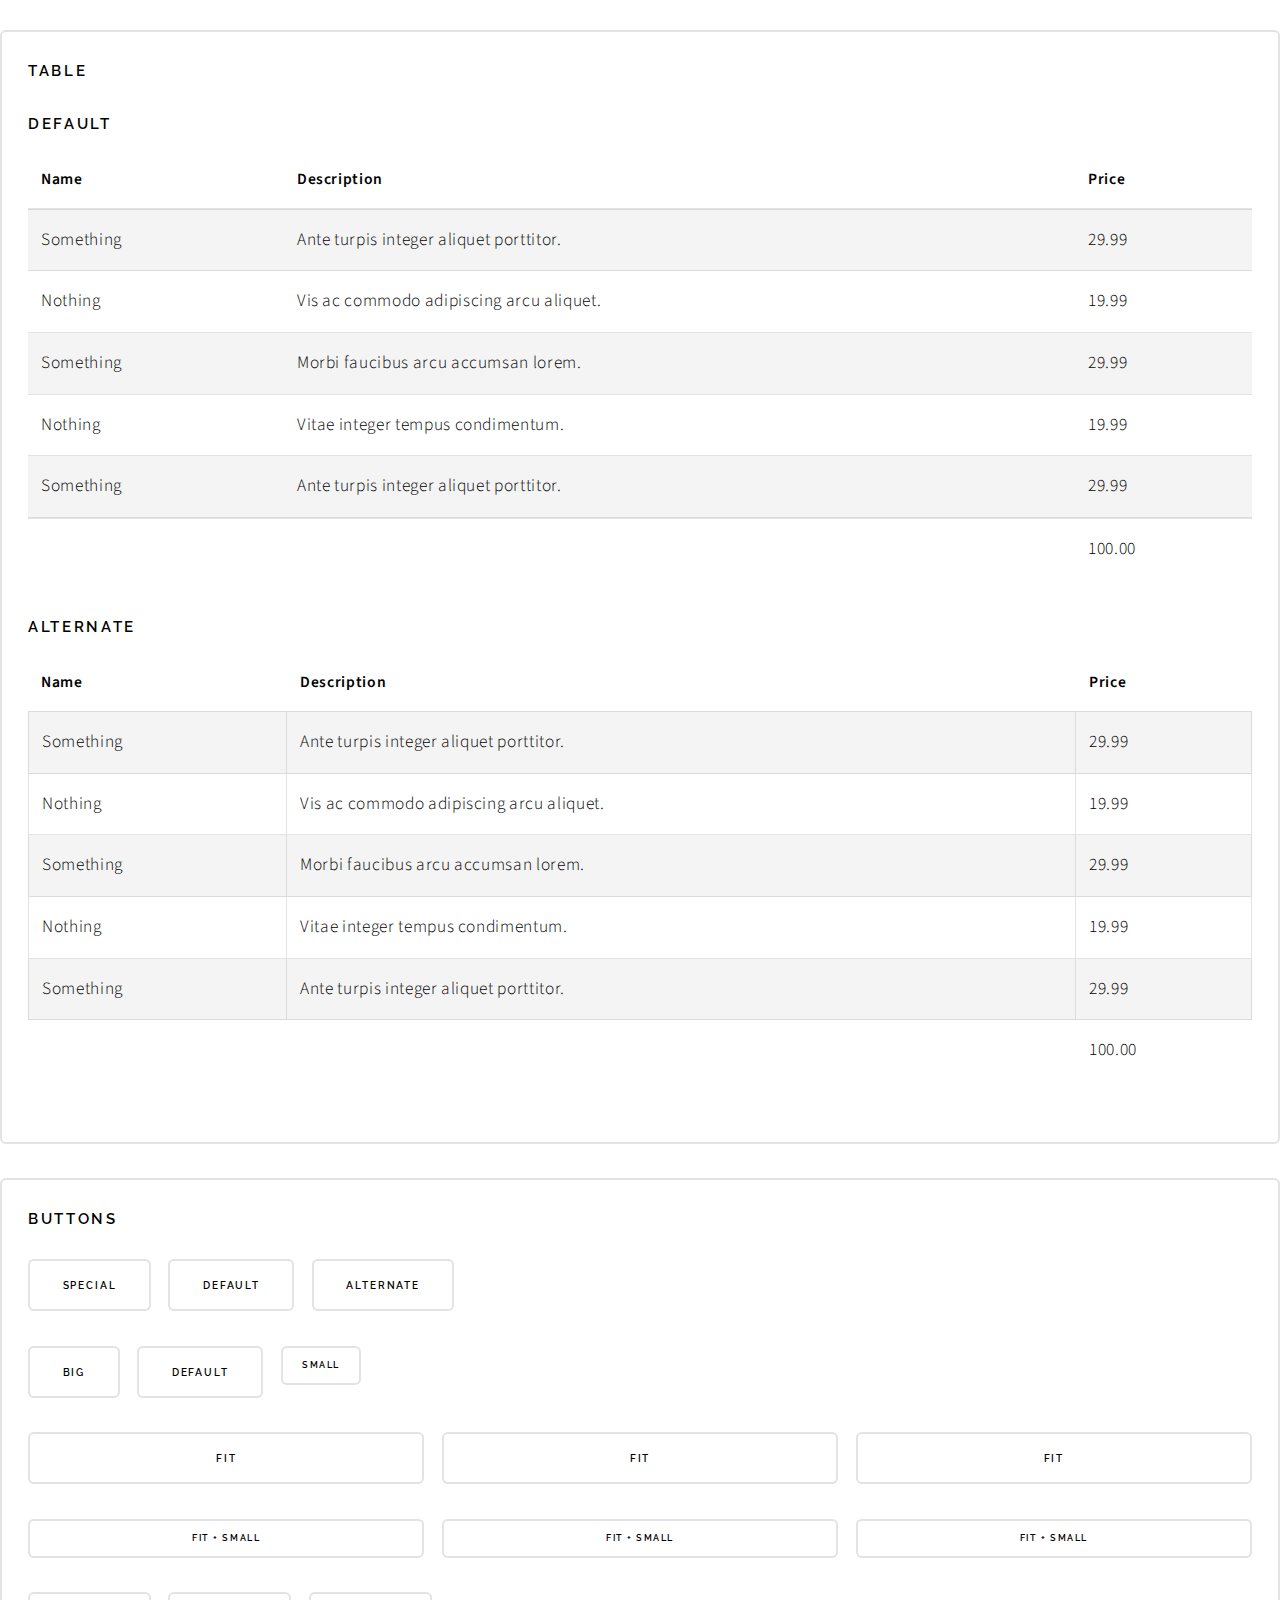
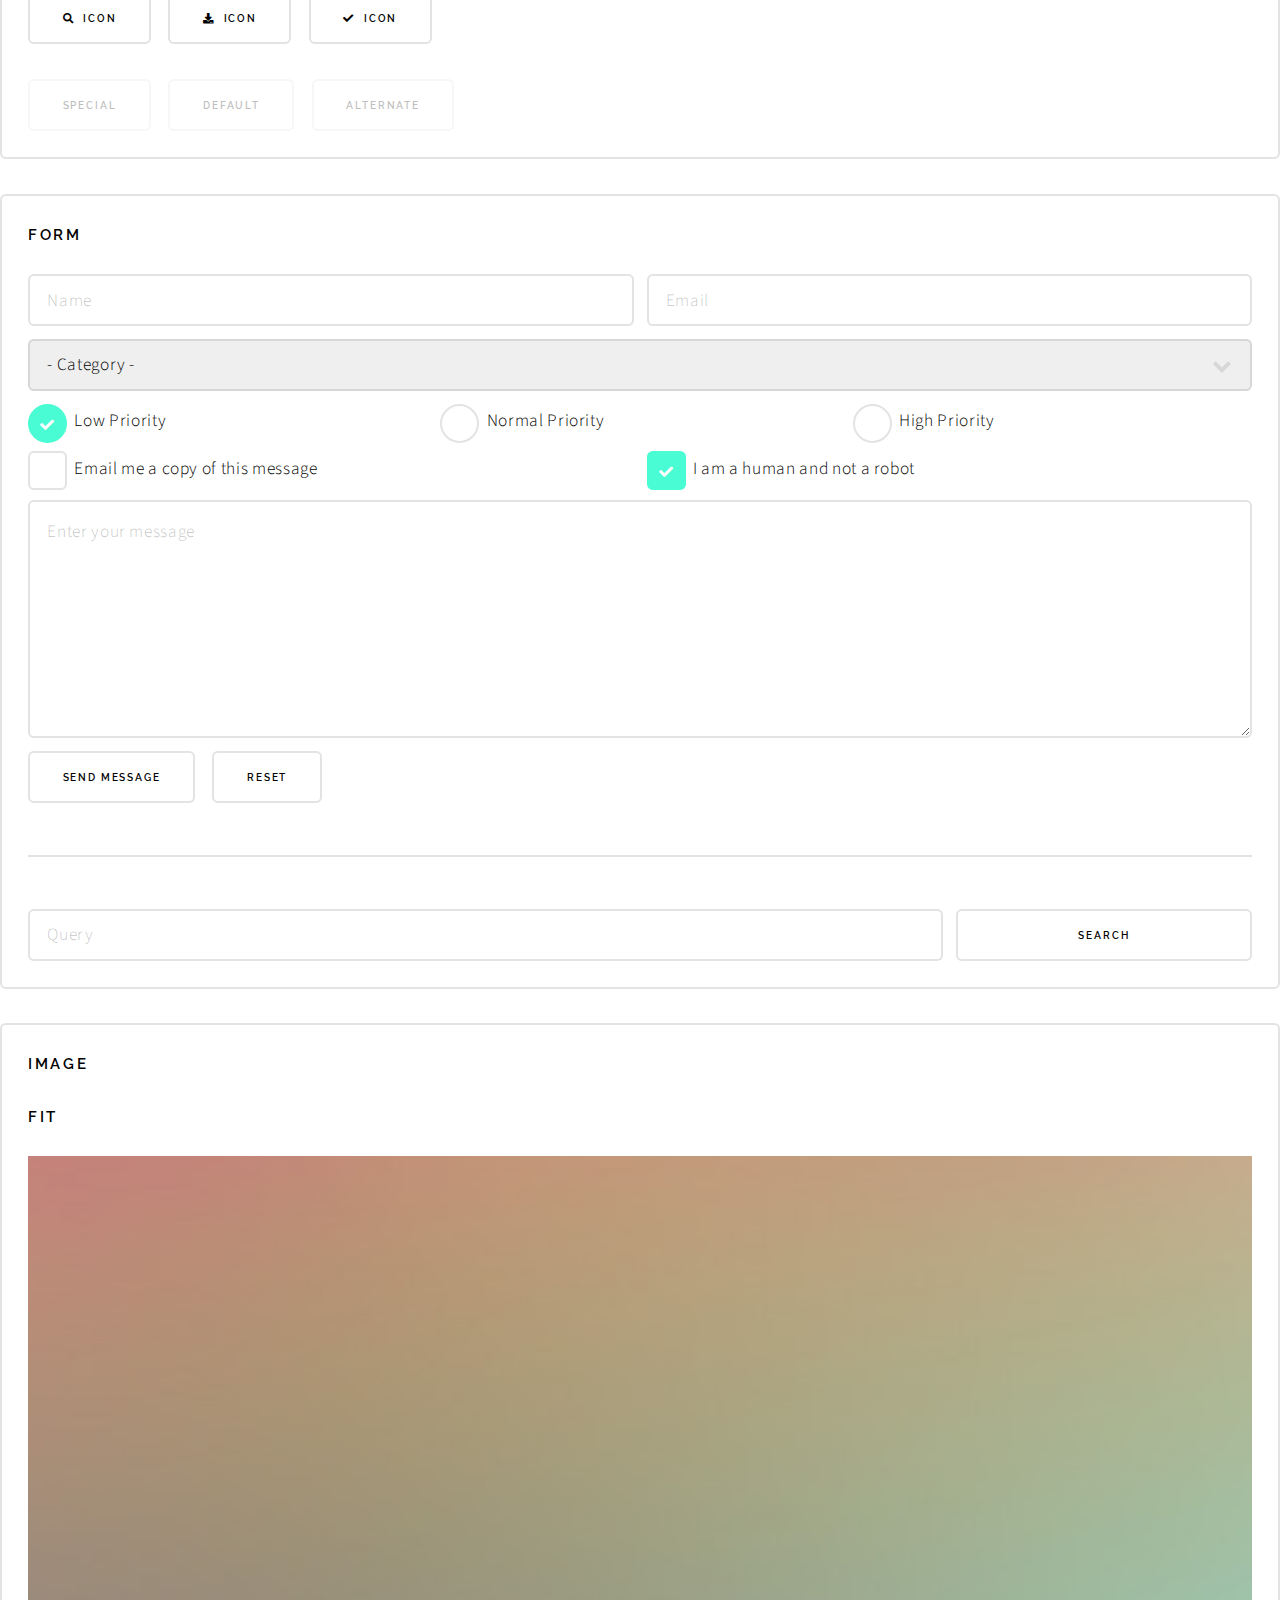
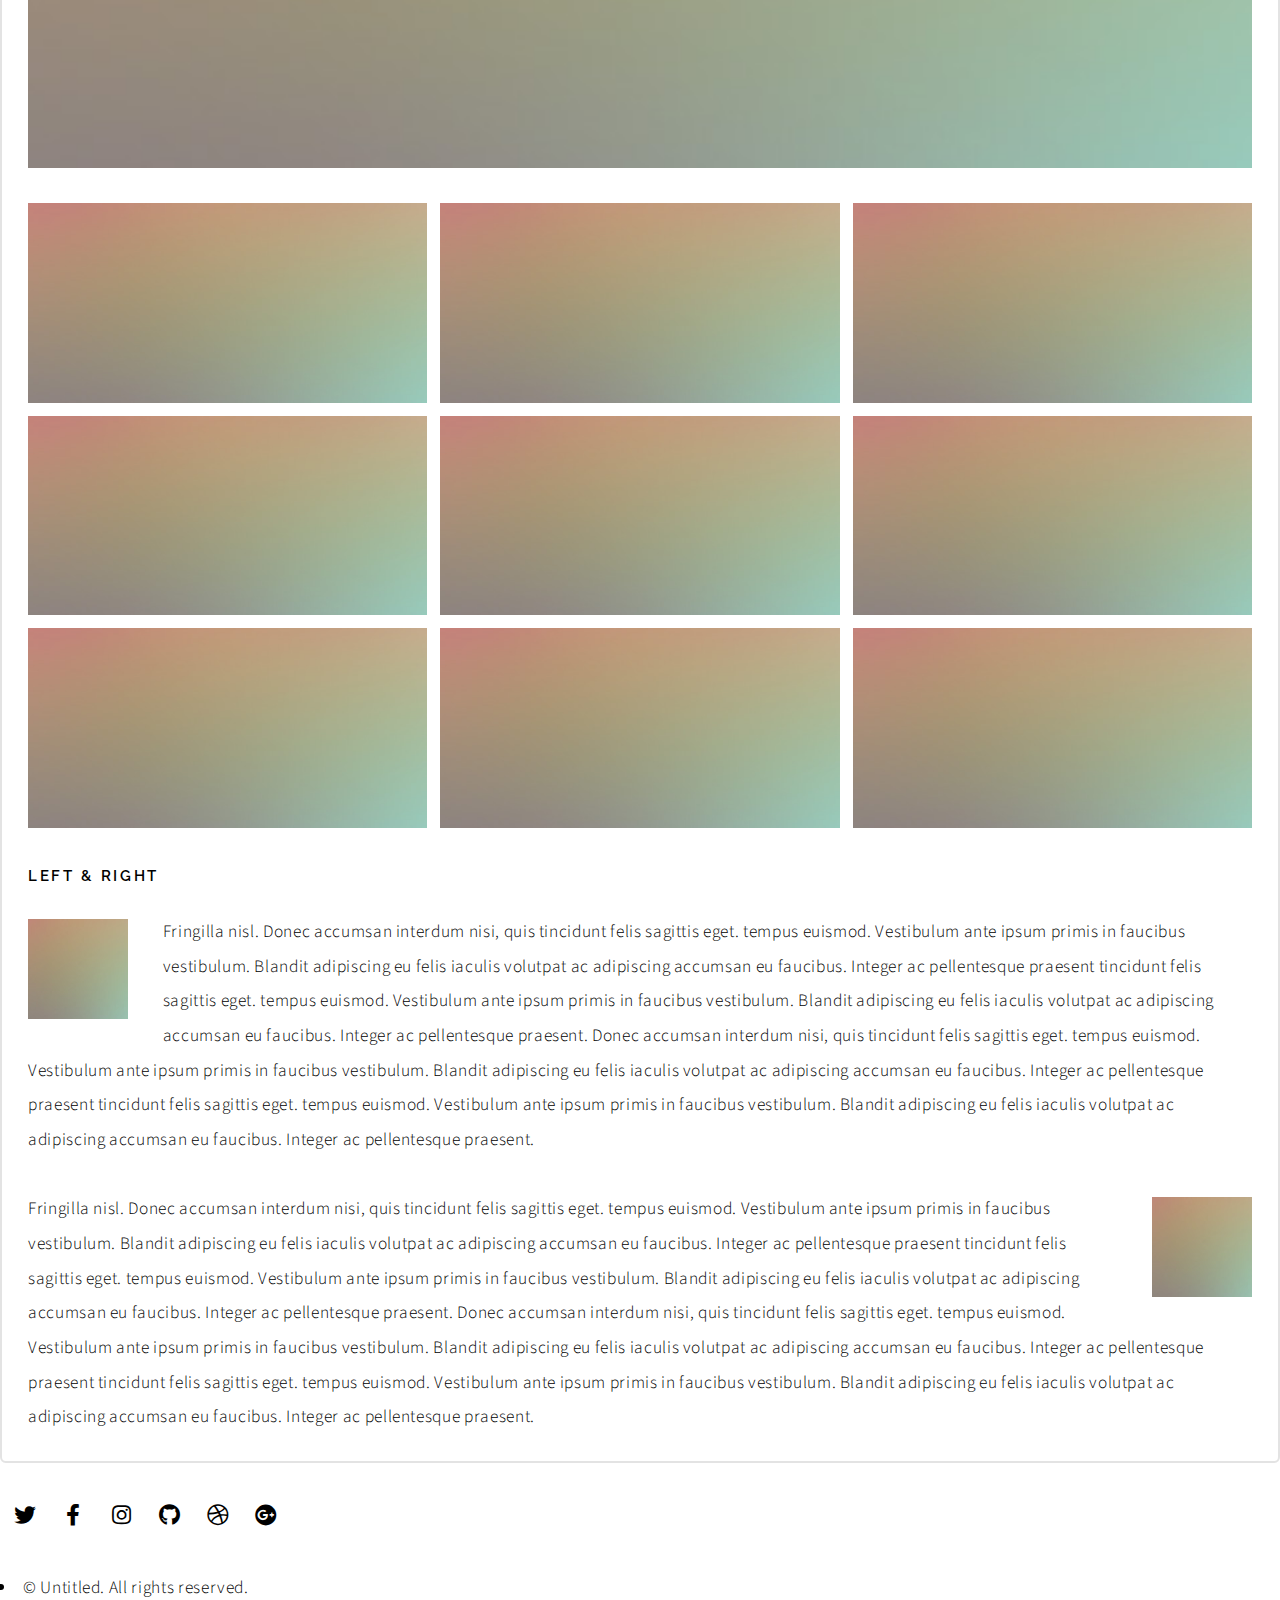
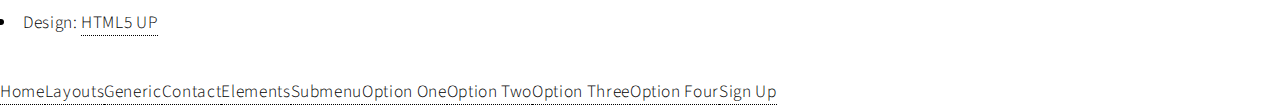
<file: elements.html>
<!DOCTYPE HTML>
<!--
	Alpha by HTML5 UP
	html5up.net | @ajlkn
	Free for personal and commercial use under the CCA 3.0 license (html5up.net/license)
-->
<html>
	<head>
		<title>Elements - Alpha by HTML5 UP</title>
		<meta charset="utf-8" />
		<meta name="viewport" content="width=device-width, initial-scale=1, user-scalable=no" />
		<link rel="stylesheet" href="assets/css/main.css" />
	</head>
	<body class="is-preload">
		<div id="page-wrapper">

			<!-- Header -->
				<header id="header">
					<h1><a href="index.html">Alpha</a> by HTML5 UP</h1>
					<nav id="nav">
						<ul>
							<li><a href="index.html">Home</a></li>
							<li>
								<a href="#" class="icon solid fa-angle-down">Layouts</a>
								<ul>
									<li><a href="generic.html">Generic</a></li>
									<li><a href="contact.html">Contact</a></li>
									<li><a href="elements.html">Elements</a></li>
									<li>
										<a href="#">Submenu</a>
										<ul>
											<li><a href="#">Option One</a></li>
											<li><a href="#">Option Two</a></li>
											<li><a href="#">Option Three</a></li>
											<li><a href="#">Option Four</a></li>
										</ul>
									</li>
								</ul>
							</li>
							<li><a href="#" class="button">Sign Up</a></li>
						</ul>
					</nav>
				</header>

			<!-- Main -->
				<section id="main" class="container">
					<header>
						<h2>Elements</h2>
						<p>Just an assorted selection of elements.</p>
					</header>
					<div class="row">
						<div class="col-12">

							<!-- Text -->
								<section class="box">
									<h3>Text</h3>
									<p>This is <b>bold</b> and this is <strong>strong</strong>. This is <i>italic</i> and this is <em>emphasized</em>.
									This is <sup>superscript</sup> text and this is <sub>subscript</sub> text.
									This is <u>underlined</u> and this is code: <code>for (;;) { ... }</code>. Finally, <a href="#">this is a link</a>.</p>

									<hr />

									<header>
										<h3>Heading with a Subtitle</h3>
										<p>Lorem ipsum dolor sit amet nullam id egestas urna aliquam</p>
									</header>
									<p>Nunc lacinia ante nunc ac lobortis. Interdum adipiscing gravida odio porttitor sem non mi integer non faucibus ornare mi ut ante amet placerat aliquet. Volutpat eu sed ante lacinia sapien lorem accumsan varius montes viverra nibh in adipiscing blandit tempus accumsan.</p>
									<header>
										<h4>Heading with a Subtitle</h4>
										<p>Lorem ipsum dolor sit amet nullam id egestas urna aliquam</p>
									</header>
									<p>Nunc lacinia ante nunc ac lobortis. Interdum adipiscing gravida odio porttitor sem non mi integer non faucibus ornare mi ut ante amet placerat aliquet. Volutpat eu sed ante lacinia sapien lorem accumsan varius montes viverra nibh in adipiscing blandit tempus accumsan.</p>

									<hr />

									<h2>Heading Level 2</h2>
									<h3>Heading Level 3</h3>
									<h4>Heading Level 4</h4>
									<h5>Heading Level 5</h5>
									<h6>Heading Level 6</h6>

									<hr />

									<h4>Blockquote</h4>
									<blockquote>Fringilla nisl. Donec accumsan interdum nisi, quis tincidunt felis sagittis eget tempus euismod. Vestibulum ante ipsum primis in faucibus vestibulum. Blandit adipiscing eu felis iaculis volutpat ac adipiscing accumsan faucibus. Vestibulum ante ipsum primis in faucibus lorem ipsum dolor sit amet nullam adipiscing eu felis.</blockquote>

									<h4>Preformatted</h4>
									<pre>i = 0;

	while (!deck.isInOrder()) {
	    print 'Iteration ' + i;
	    deck.shuffle();
	    i++;
	}

	print 'It took ' + i + ' iterations to sort the deck.';
	</pre>
								</section>

						</div>
					</div>
					<div class="row">
						<div class="col-12">

							<!-- Lists -->
								<section class="box">
									<h3>Lists</h3>
									<div class="row">
										<div class="col-6 col-12-mobilep">

											<h4>Unordered</h4>
											<ul>
												<li>Dolor pulvinar etiam magna etiam.</li>
												<li>Sagittis adipiscing lorem eleifend.</li>
												<li>Felis enim feugiat dolore viverra.</li>
											</ul>

											<h4>Alternate</h4>
											<ul class="alt">
												<li>Dolor pulvinar etiam magna etiam.</li>
												<li>Sagittis adipiscing lorem eleifend.</li>
												<li>Felis enim feugiat dolore viverra.</li>
											</ul>

										</div>
										<div class="col-6 col-12-mobilep">

											<h4>Ordered</h4>
											<ol>
												<li>Dolor pulvinar etiam magna etiam.</li>
												<li>Etiam vel felis at lorem sed viverra.</li>
												<li>Felis enim feugiat dolore viverra.</li>
												<li>Dolor pulvinar etiam magna etiam.</li>
												<li>Etiam vel felis at lorem sed viverra.</li>
												<li>Felis enim feugiat dolore viverra.</li>
											</ol>

											<h4>Icons</h4>
											<ul class="icons">
												<li><a href="#" class="icon brands fa-twitter"><span class="label">Twitter</span></a></li>
												<li><a href="#" class="icon brands fa-facebook-f"><span class="label">Facebook</span></a></li>
												<li><a href="#" class="icon brands fa-instagram"><span class="label">Instagram</span></a></li>
												<li><a href="#" class="icon brands fa-github"><span class="label">Github</span></a></li>
												<li><a href="#" class="icon brands fa-dribbble"><span class="label">Dribbble</span></a></li>
												<li><a href="#" class="icon brands fa-tumblr"><span class="label">Tumblr</span></a></li>
											</ul>

										</div>
									</div>

									<h4>Actions</h4>
									<ul class="actions">
										<li><a href="#" class="button special">Default</a></li>
										<li><a href="#" class="button">Default</a></li>
										<li><a href="#" class="button alt">Default</a></li>
									</ul>
									<ul class="actions small">
										<li><a href="#" class="button special small">Small</a></li>
										<li><a href="#" class="button small">Small</a></li>
										<li><a href="#" class="button alt small">Small</a></li>
									</ul>
									<div class="row">
										<div class="col-3 col-6-narrower col-12-mobilep">
											<ul class="actions stacked">
												<li><a href="#" class="button special">Default</a></li>
												<li><a href="#" class="button">Default</a></li>
												<li><a href="#" class="button alt">Default</a></li>
											</ul>
										</div>
										<div class="col-3 col-6-narrower col-12-mobilep">
											<ul class="actions stacked">
												<li><a href="#" class="button special small">Small</a></li>
												<li><a href="#" class="button small">Small</a></li>
												<li><a href="#" class="button alt small">Small</a></li>
											</ul>
										</div>
										<div class="col-3 col-6-narrower col-12-mobilep">
											<ul class="actions stacked">
												<li><a href="#" class="button special fit">Default</a></li>
												<li><a href="#" class="button fit">Default</a></li>
												<li><a href="#" class="button alt fit">Default</a></li>
											</ul>
										</div>
										<div class="col-3 col-6-narrower col-12-mobilep">
											<ul class="actions stacked">
												<li><a href="#" class="button special small fit">Small</a></li>
												<li><a href="#" class="button small fit">Small</a></li>
												<li><a href="#" class="button alt small fit">Small</a></li>
											</ul>
										</div>
									</div>
								</section>

						</div>
					</div>
					<div class="row">
						<div class="col-12">

							<!-- Table -->
								<section class="box">
									<h3>Table</h3>

									<h4>Default</h4>
									<div class="table-wrapper">
										<table>
											<thead>
												<tr>
													<th>Name</th>
													<th>Description</th>
													<th>Price</th>
												</tr>
											</thead>
											<tbody>
												<tr>
													<td>Something</td>
													<td>Ante turpis integer aliquet porttitor.</td>
													<td>29.99</td>
												</tr>
												<tr>
													<td>Nothing</td>
													<td>Vis ac commodo adipiscing arcu aliquet.</td>
													<td>19.99</td>
												</tr>
												<tr>
													<td>Something</td>
													<td> Morbi faucibus arcu accumsan lorem.</td>
													<td>29.99</td>
												</tr>
												<tr>
													<td>Nothing</td>
													<td>Vitae integer tempus condimentum.</td>
													<td>19.99</td>
												</tr>
												<tr>
													<td>Something</td>
													<td>Ante turpis integer aliquet porttitor.</td>
													<td>29.99</td>
												</tr>
											</tbody>
											<tfoot>
												<tr>
													<td colspan="2"></td>
													<td>100.00</td>
												</tr>
											</tfoot>
										</table>
									</div>

									<h4>Alternate</h4>
									<div class="table-wrapper">
										<table class="alt">
											<thead>
												<tr>
													<th>Name</th>
													<th>Description</th>
													<th>Price</th>
												</tr>
											</thead>
											<tbody>
												<tr>
													<td>Something</td>
													<td>Ante turpis integer aliquet porttitor.</td>
													<td>29.99</td>
												</tr>
												<tr>
													<td>Nothing</td>
													<td>Vis ac commodo adipiscing arcu aliquet.</td>
													<td>19.99</td>
												</tr>
												<tr>
													<td>Something</td>
													<td> Morbi faucibus arcu accumsan lorem.</td>
													<td>29.99</td>
												</tr>
												<tr>
													<td>Nothing</td>
													<td>Vitae integer tempus condimentum.</td>
													<td>19.99</td>
												</tr>
												<tr>
													<td>Something</td>
													<td>Ante turpis integer aliquet porttitor.</td>
													<td>29.99</td>
												</tr>
											</tbody>
											<tfoot>
												<tr>
													<td colspan="2"></td>
													<td>100.00</td>
												</tr>
											</tfoot>
										</table>
									</div>
								</section>

						</div>
					</div>
					<div class="row">
						<div class="col-12">

							<!-- Buttons -->
								<section class="box">
									<h3>Buttons</h3>
									<ul class="actions">
										<li><a href="#" class="button special">Special</a></li>
										<li><a href="#" class="button">Default</a></li>
										<li><a href="#" class="button alt">Alternate</a></li>
									</ul>
									<ul class="actions">
										<li><a href="#" class="button special big">Big</a></li>
										<li><a href="#" class="button">Default</a></li>
										<li><a href="#" class="button alt small">Small</a></li>
									</ul>
									<ul class="actions fit">
										<li><a href="#" class="button special fit">Fit</a></li>
										<li><a href="#" class="button fit">Fit</a></li>
										<li><a href="#" class="button alt fit">Fit</a></li>
									</ul>
									<ul class="actions fit small">
										<li><a href="#" class="button special fit small">Fit + Small</a></li>
										<li><a href="#" class="button fit small">Fit + Small</a></li>
										<li><a href="#" class="button alt fit small">Fit + Small</a></li>
									</ul>
									<ul class="actions">
										<li><a href="#" class="button special icon solid fa-search">Icon</a></li>
										<li><a href="#" class="button icon solid fa-download">Icon</a></li>
										<li><a href="#" class="button alt icon solid fa-check">Icon</a></li>
									</ul>
									<ul class="actions">
										<li><span class="button special disabled">Special</span></li>
										<li><span class="button disabled">Default</span></li>
										<li><span class="button alt disabled">Alternate</span></li>
									</ul>
								</section>

						</div>
					</div>
					<div class="row">
						<div class="col-12">

							<!-- Form -->
								<section class="box">
									<h3>Form</h3>
									<form method="post" action="#">
										<div class="row gtr-uniform gtr-50">
											<div class="col-6 col-12-mobilep">
												<input type="text" name="name" id="name" value="" placeholder="Name" />
											</div>
											<div class="col-6 col-12-mobilep">
												<input type="email" name="email" id="email" value="" placeholder="Email" />
											</div>
											<div class="col-12">
												<select name="category" id="category">
													<option value="">- Category -</option>
													<option value="1">Manufacturing</option>
													<option value="1">Shipping</option>
													<option value="1">Administration</option>
													<option value="1">Human Resources</option>
												</select>
											</div>
											<div class="col-4 col-12-narrower">
												<input type="radio" id="priority-low" name="priority" checked>
												<label for="priority-low">Low Priority</label>
											</div>
											<div class="col-4 col-12-narrower">
												<input type="radio" id="priority-normal" name="priority">
												<label for="priority-normal">Normal Priority</label>
											</div>
											<div class="col-4 col-12-narrower">
												<input type="radio" id="priority-high" name="priority">
												<label for="priority-high">High Priority</label>
											</div>
											<div class="col-6 col-12-narrower">
												<input type="checkbox" id="copy" name="copy">
												<label for="copy">Email me a copy of this message</label>
											</div>
											<div class="col-6 col-12-narrower">
												<input type="checkbox" id="human" name="human" checked>
												<label for="human">I am a human and not a robot</label>
											</div>
											<div class="col-12">
												<textarea name="message" id="message" placeholder="Enter your message" rows="6"></textarea>
											</div>
											<div class="col-12">
												<ul class="actions">
													<li><input type="submit" value="Send Message" /></li>
													<li><input type="reset" value="Reset" class="alt" /></li>
												</ul>
											</div>
										</div>
									</form>

									<hr />

									<form method="post" action="#">
										<div class="row gtr-uniform gtr-50">
											<div class="col-9 col-12-mobilep">
												<input type="text" name="query" id="query" value="" placeholder="Query" />
											</div>
											<div class="col-3 col-12-mobilep">
												<input type="submit" value="Search" class="fit" />
											</div>
										</div>
									</form>
								</section>

						</div>
					</div>
					<div class="row">
						<div class="col-12">

							<!-- Image -->
								<section class="box">
									<h3>Image</h3>
									<h4>Fit</h4>
									<span class="image fit"><img src="images/pic04.jpg" alt="" /></span>
									<div class="box alt">
										<div class="row gtr-50 gtr-uniform">
											<div class="col-4"><span class="image fit"><img src="images/pic04.jpg" alt="" /></span></div>
											<div class="col-4"><span class="image fit"><img src="images/pic04.jpg" alt="" /></span></div>
											<div class="col-4"><span class="image fit"><img src="images/pic04.jpg" alt="" /></span></div>
											<div class="col-4"><span class="image fit"><img src="images/pic04.jpg" alt="" /></span></div>
											<div class="col-4"><span class="image fit"><img src="images/pic04.jpg" alt="" /></span></div>
											<div class="col-4"><span class="image fit"><img src="images/pic04.jpg" alt="" /></span></div>
											<div class="col-4"><span class="image fit"><img src="images/pic04.jpg" alt="" /></span></div>
											<div class="col-4"><span class="image fit"><img src="images/pic04.jpg" alt="" /></span></div>
											<div class="col-4"><span class="image fit"><img src="images/pic04.jpg" alt="" /></span></div>
										</div>
									</div>

									<h4>Left &amp; Right</h4>
									<p><span class="image left"><img src="images/pic05.jpg" alt="" /></span>Fringilla nisl. Donec accumsan interdum nisi, quis tincidunt felis sagittis eget. tempus euismod. Vestibulum ante ipsum primis in faucibus vestibulum. Blandit adipiscing eu felis iaculis volutpat ac adipiscing accumsan eu faucibus. Integer ac pellentesque praesent tincidunt felis sagittis eget. tempus euismod. Vestibulum ante ipsum primis in faucibus vestibulum. Blandit adipiscing eu felis iaculis volutpat ac adipiscing accumsan eu faucibus. Integer ac pellentesque praesent. Donec accumsan interdum nisi, quis tincidunt felis sagittis eget. tempus euismod. Vestibulum ante ipsum primis in faucibus vestibulum. Blandit adipiscing eu felis iaculis volutpat ac adipiscing accumsan eu faucibus. Integer ac pellentesque praesent tincidunt felis sagittis eget. tempus euismod. Vestibulum ante ipsum primis in faucibus vestibulum. Blandit adipiscing eu felis iaculis volutpat ac adipiscing accumsan eu faucibus. Integer ac pellentesque praesent.</p>
									<p><span class="image right"><img src="images/pic05.jpg" alt="" /></span>Fringilla nisl. Donec accumsan interdum nisi, quis tincidunt felis sagittis eget. tempus euismod. Vestibulum ante ipsum primis in faucibus vestibulum. Blandit adipiscing eu felis iaculis volutpat ac adipiscing accumsan eu faucibus. Integer ac pellentesque praesent tincidunt felis sagittis eget. tempus euismod. Vestibulum ante ipsum primis in faucibus vestibulum. Blandit adipiscing eu felis iaculis volutpat ac adipiscing accumsan eu faucibus. Integer ac pellentesque praesent. Donec accumsan interdum nisi, quis tincidunt felis sagittis eget. tempus euismod. Vestibulum ante ipsum primis in faucibus vestibulum. Blandit adipiscing eu felis iaculis volutpat ac adipiscing accumsan eu faucibus. Integer ac pellentesque praesent tincidunt felis sagittis eget. tempus euismod. Vestibulum ante ipsum primis in faucibus vestibulum. Blandit adipiscing eu felis iaculis volutpat ac adipiscing accumsan eu faucibus. Integer ac pellentesque praesent.</p>
								</section>

						</div>
					</div>
				</section>

			<!-- Footer -->
				<footer id="footer">
					<ul class="icons">
						<li><a href="#" class="icon brands fa-twitter"><span class="label">Twitter</span></a></li>
						<li><a href="#" class="icon brands fa-facebook-f"><span class="label">Facebook</span></a></li>
						<li><a href="#" class="icon brands fa-instagram"><span class="label">Instagram</span></a></li>
						<li><a href="#" class="icon brands fa-github"><span class="label">Github</span></a></li>
						<li><a href="#" class="icon brands fa-dribbble"><span class="label">Dribbble</span></a></li>
						<li><a href="#" class="icon brands fa-google-plus"><span class="label">Google+</span></a></li>
					</ul>
					<ul class="copyright">
						<li>&copy; Untitled. All rights reserved.</li><li>Design: <a href="http://html5up.net">HTML5 UP</a></li>
					</ul>
				</footer>

		</div>

		<!-- Scripts -->
			<script src="assets/js/jquery.min.js"></script>
			<script src="assets/js/jquery.dropotron.min.js"></script>
			<script src="assets/js/jquery.scrollex.min.js"></script>
			<script src="assets/js/browser.min.js"></script>
			<script src="assets/js/breakpoints.min.js"></script>
			<script src="assets/js/util.js"></script>
			<script src="assets/js/main.js"></script>

	</body>
</html>
</file>
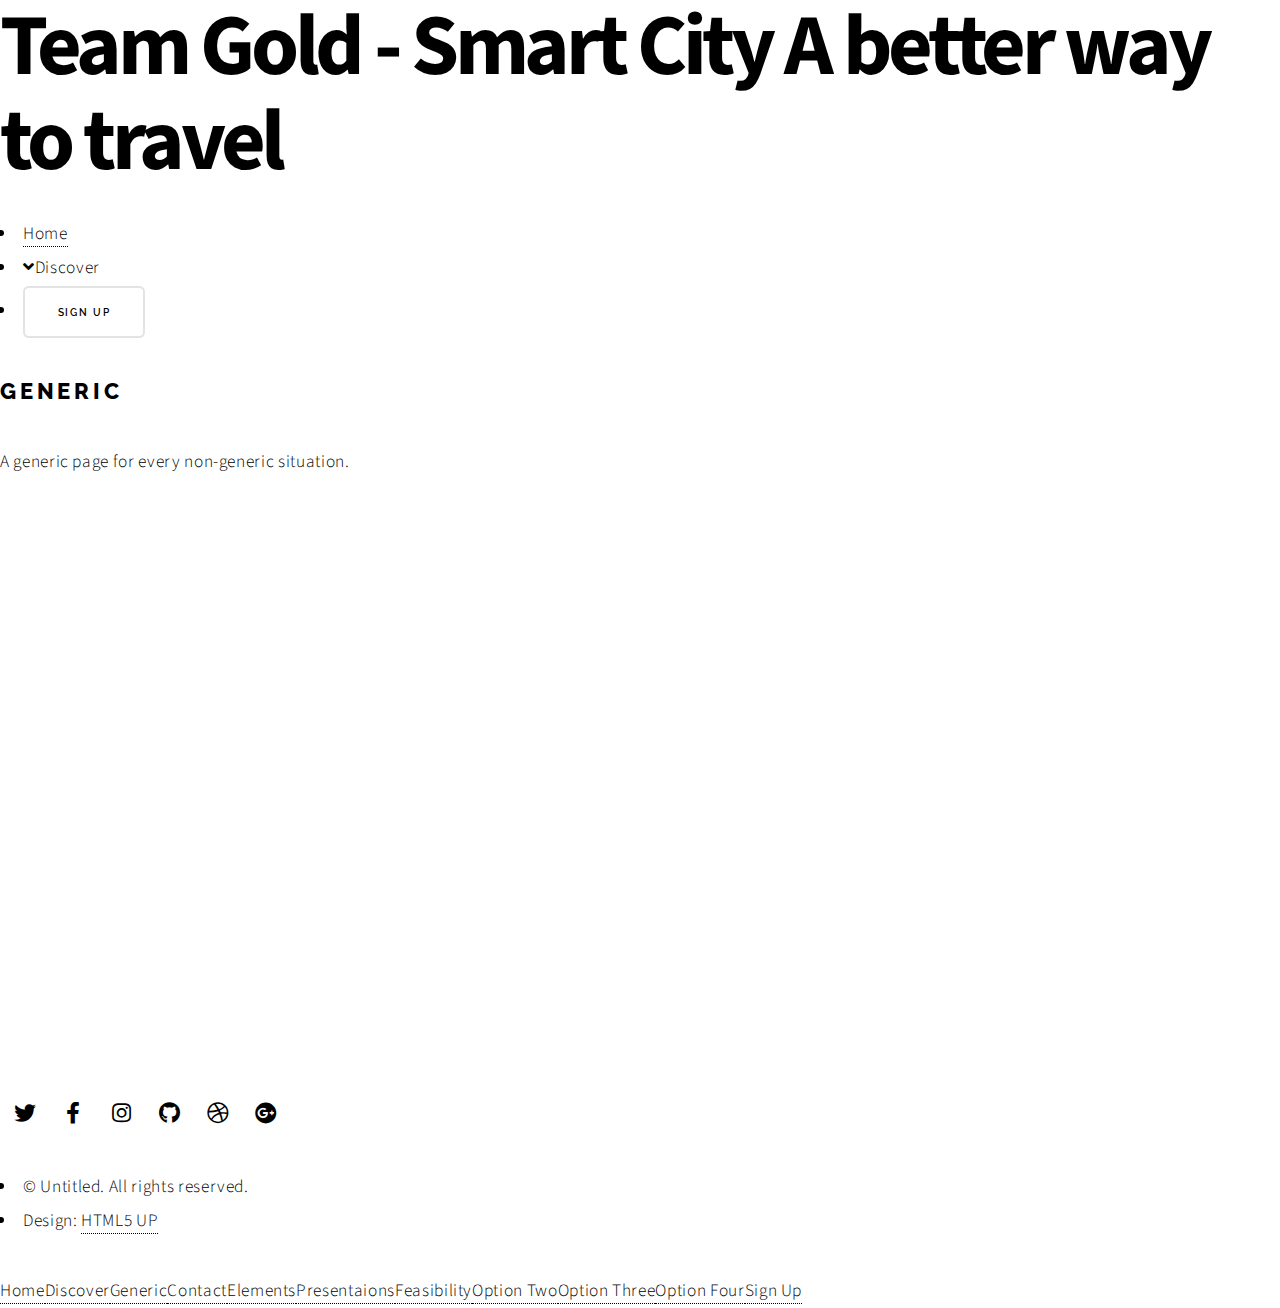
<file: feasibility.html>
<!DOCTYPE HTML>
<!--
	Alpha by HTML5 UP
	html5up.net | @ajlkn
	Free for personal and commercial use under the CCA 3.0 license (html5up.net/license)
-->
<html>
	<head>
		<title>Generic - Alpha by HTML5 UP</title>
		<meta charset="utf-8" />
		<meta name="viewport" content="width=device-width, initial-scale=1, user-scalable=no" />
		<link rel="stylesheet" href="assets/css/main.css" />
	</head>
	<body class="is-preload">
		<div id="page-wrapper">

			<!-- Header -->
				<header id="header" class="alt">
					<h1><a href="index.html">Team Gold - Smart City</a> A better way to travel</h1>
					<nav id="nav">
						<ul>
							<li><a href="index.html">Home</a></li>
							<li>
								<a href="#" class="icon solid fa-angle-down">Discover</a>
								<ul>
									<li><a href="generic.html">Generic</a></li>
									<li><a href="contact.html">Contact</a></li>
									<li><a href="elements.html">Elements</a></li>
									<li>
										<a href="#">Presentaions</a>
										<ul>
											<li><a href="feasibility.html">Feasibility</a></li>
											<li><a href="#">Option Two</a></li>
											<li><a href="#">Option Three</a></li>
											<li><a href="#">Option Four</a></li>
										</ul>
									</li>
								</ul>
							</li>
							<li><a href="#" class="button">Sign Up</a></li>
						</ul>
					</nav>
				</header>

			<!-- Main -->
				<section id="main" class="container">
					<header>
						<h2>Generic</h2>
						<p>A generic page for every non-generic situation.</p>
					</header>
					<div>
						<iframe src="https://docs.google.com/presentation/d/e/2PACX-1vTmjkkbUgXCJAKF-5yKV2YMppWelgnQ09FInIKfj1EZO6zGv0qD1xaQpWru4Xsa0swRW-yGUaLGu8qP/pubembed?start=true&loop=true&delayms=60000" 
                                frameborder="0" width="960" height="569" 
                                allowfullscreen="true" mozallowfullscreen="true" 
                                webkitallowfullscreen="true">
                        </iframe>
					</div>
				</section>

			<!-- Footer -->
				<footer id="footer">
					<ul class="icons">
						<li><a href="#" class="icon brands fa-twitter"><span class="label">Twitter</span></a></li>
						<li><a href="#" class="icon brands fa-facebook-f"><span class="label">Facebook</span></a></li>
						<li><a href="#" class="icon brands fa-instagram"><span class="label">Instagram</span></a></li>
						<li><a href="#" class="icon brands fa-github"><span class="label">Github</span></a></li>
						<li><a href="#" class="icon brands fa-dribbble"><span class="label">Dribbble</span></a></li>
						<li><a href="#" class="icon brands fa-google-plus"><span class="label">Google+</span></a></li>
					</ul>
					<ul class="copyright">
						<li>&copy; Untitled. All rights reserved.</li><li>Design: <a href="http://html5up.net">HTML5 UP</a></li>
					</ul>
				</footer>

		</div>

		<!-- Scripts -->
			<script src="assets/js/jquery.min.js"></script>
			<script src="assets/js/jquery.dropotron.min.js"></script>
			<script src="assets/js/jquery.scrollex.min.js"></script>
			<script src="assets/js/browser.min.js"></script>
			<script src="assets/js/breakpoints.min.js"></script>
			<script src="assets/js/util.js"></script>
			<script src="assets/js/main.js"></script>

	</body>
</html>
</file>
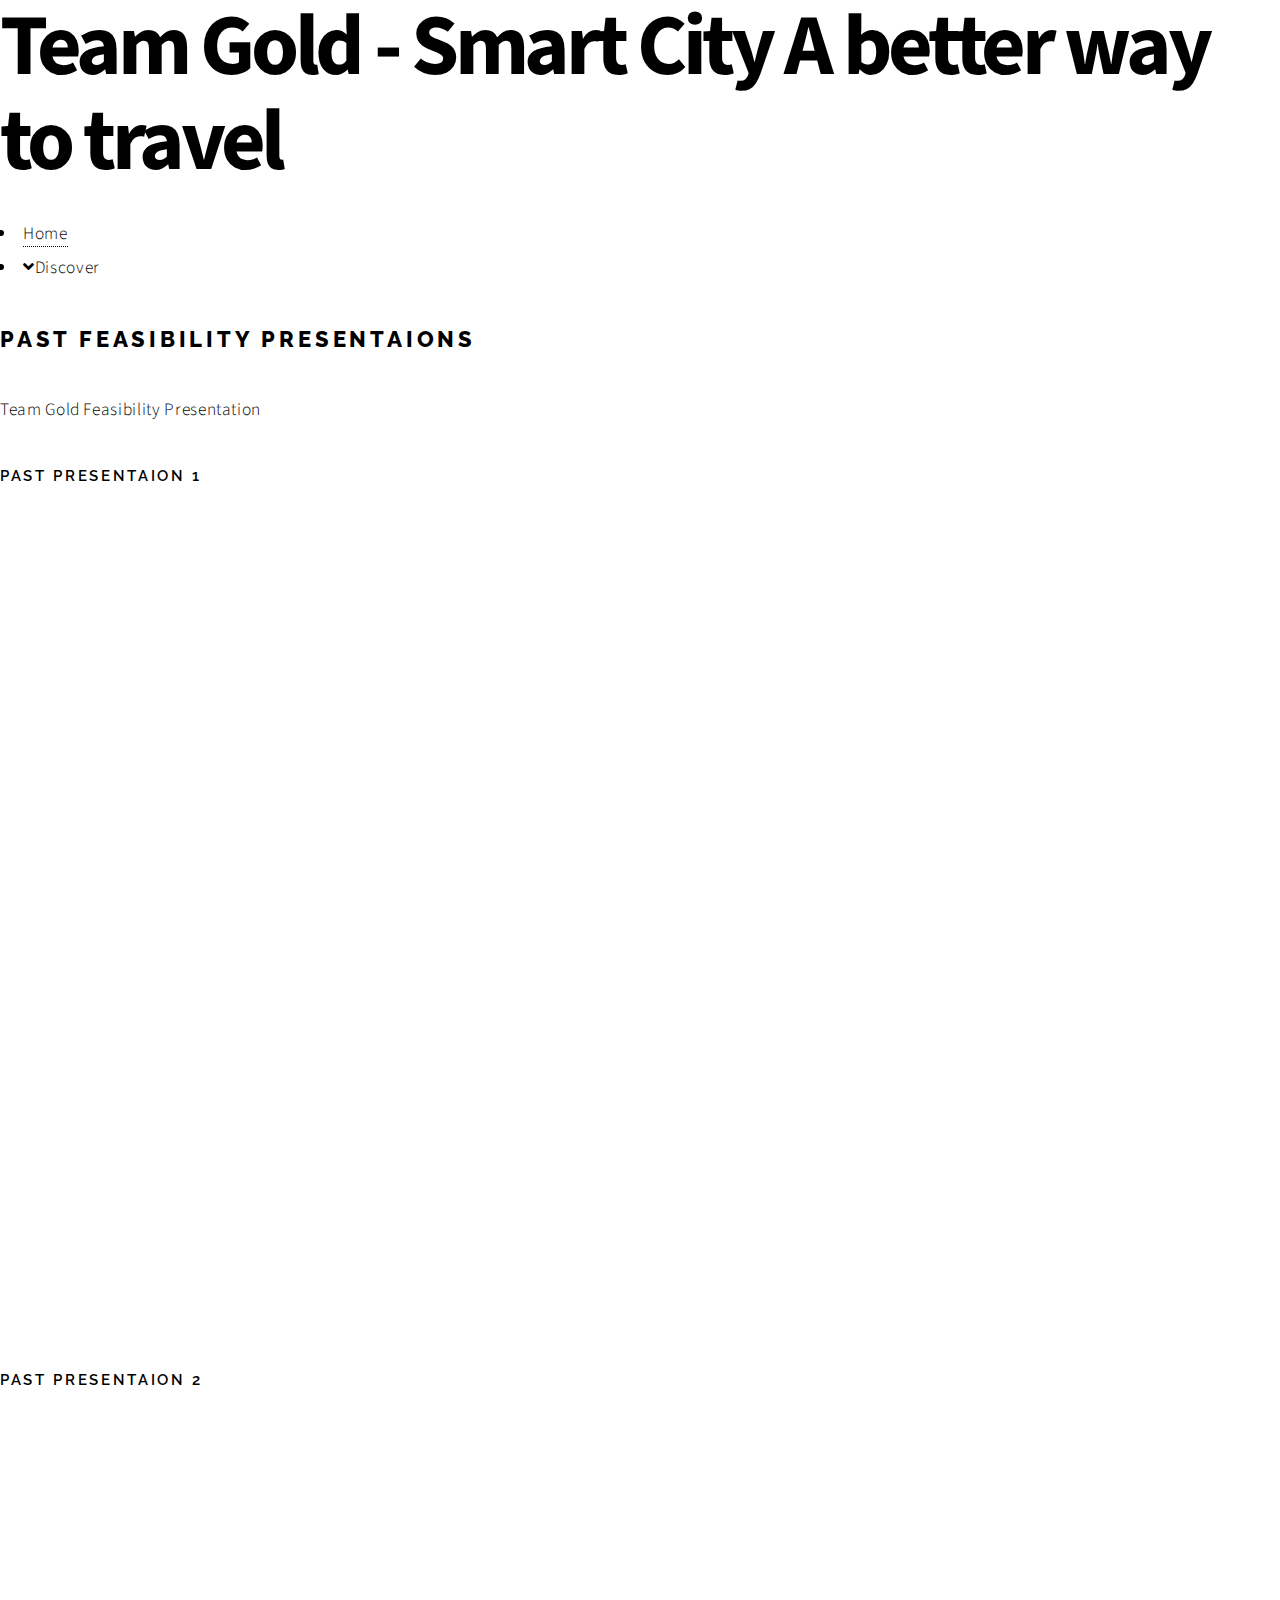
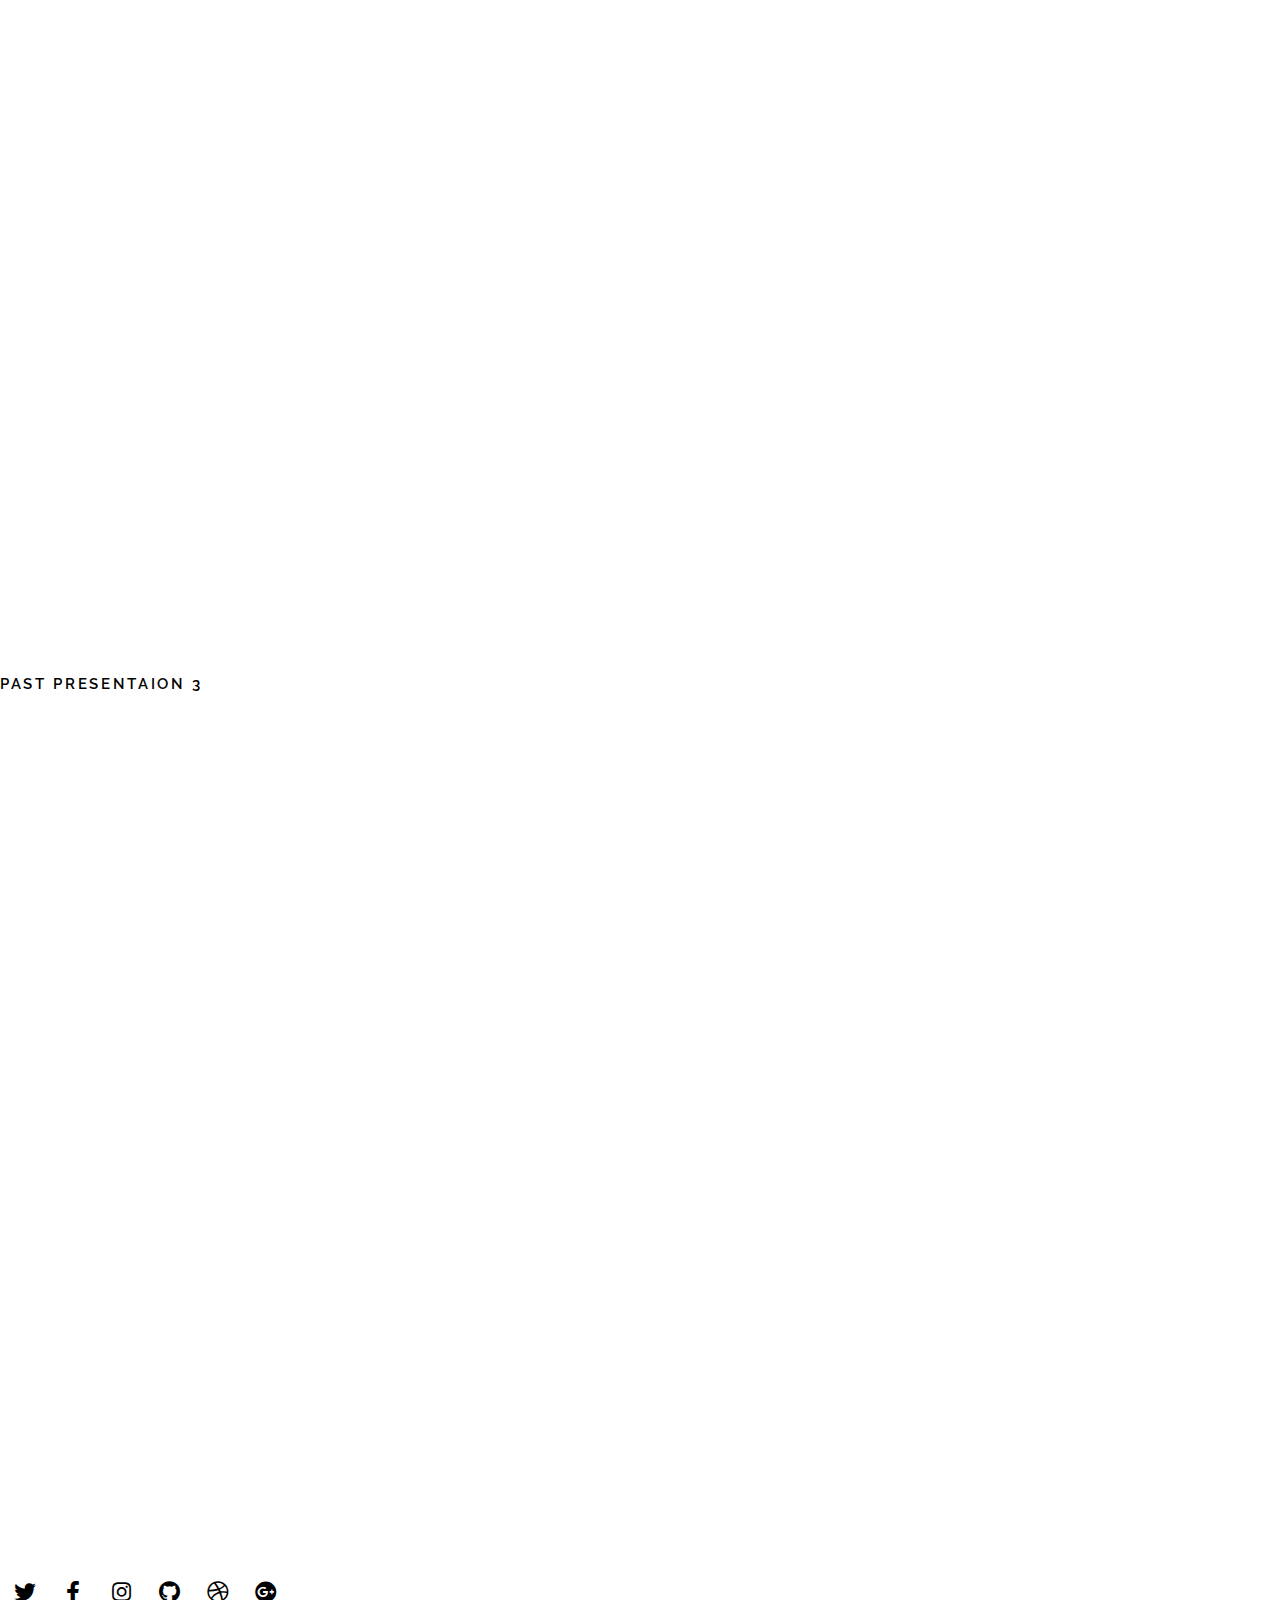
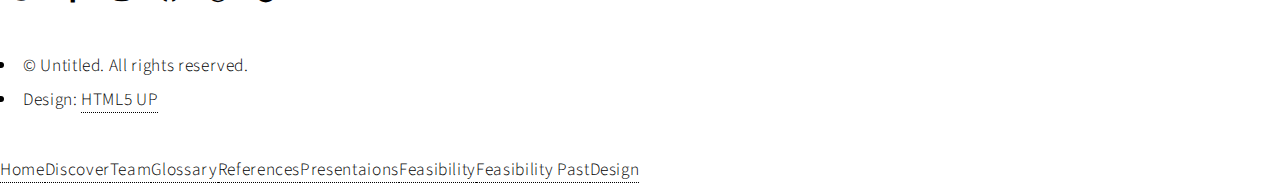
<file: feasibility_past.html>
<!DOCTYPE HTML>
<!--
	Alpha by HTML5 UP
	html5up.net | @ajlkn
	Free for personal and commercial use under the CCA 3.0 license (html5up.net/license)
-->
<html>
	<head>
		<title>Generic - Alpha by HTML5 UP</title>
		<meta charset="utf-8" />
		<meta name="viewport" content="width=device-width, initial-scale=1, user-scalable=no" />
		<link rel="stylesheet" href="assets/css/main.css" />
	</head>
	<body class="is-preload">
		<div id="page-wrapper">

			<!-- Header -->
				<header id="header">
					<h1><a href="index.html">Team Gold - Smart City</a> A better way to travel</h1>
					<nav id="nav">
						<ul>
							<li><a href="index.html">Home</a></li>
							<li>
								<a href="#" class="icon solid fa-angle-down">Discover</a>
								<ul>
									
									<li><a href="meet_the_team.html">Team</a></li>
									<li><a href="glossary.html">Glossary</a></li>
									<li><a href="references.html">References</a></li>
									<li>
										<a href="#">Presentaions</a>
										<ul>
											<li><a href="feasibility.html">Feasibility</a></li>
											<li><a href="feasibility_past.html">Feasibility Past</a></li>
											<li><a href="design.html">Design</a></li>
											<!--<li><a href="#">Option Three</a></li>-->
											<!--<li><a href="#">Option Four</a></li>-->
										</ul>
									</li>
								</ul>
							</li>
						</ul>
					</nav>
				</header>

			<!-- Main -->
				<section id="main" class="container">
					<header>
						<h2>Past Feasibility Presentaions</h2>
						<p>Team Gold Feasibility Presentation</p>
					</header>
					<div>
						<h3>Past Presentaion 1</h3>
						<iframe src="https://docs.google.com/presentation/d/e/2PACX-1vQJeRBa2bkVlAddMLUf5u-9yAOaeDdQ6dLyJ93asoErKmGlEhcyCMJMZiX7BZ7I86smLGuOBod7Y-SW/pubembed?start=false&loop=true&delayms=60000" frameborder="0" width="1440" height="839" allowfullscreen="true" mozallowfullscreen="true" webkitallowfullscreen="true"></iframe>
					</div>
					<div>
						<h3>Past Presentaion 2</h3>
						<iframe src="https://docs.google.com/presentation/d/e/2PACX-1vRXy27v7zJjAQom1q-D45xH9dtxE7-xOhvBp3-DccgWHtYLybTv8115WaguikaqytP7XQZX8fzSW7r_/pubembed?start=false&loop=true&delayms=60000" frameborder="0" width="1440" height="839" allowfullscreen="true" mozallowfullscreen="true" webkitallowfullscreen="true"></iframe>
					</div>
					<div>
						<h3>Past Presentaion 3</h3>
						<iframe src="https://docs.google.com/presentation/d/e/2PACX-1vS_zwkJk-SnIunmtJRtVQY2Zi8sMUKI_9WgaGrB90IYebcUZruVXOsku26U-j0_PI5BgU1Hf6J4dwcY/pubembed?start=false&loop=true&delayms=3000" frameborder="0" width="1440" height="839" allowfullscreen="true" mozallowfullscreen="true" webkitallowfullscreen="true"></iframe>
					</div>
				</section>

			<!-- Footer -->
				<footer id="footer">
					<ul class="icons">
						<li><a href="#" class="icon brands fa-twitter"><span class="label">Twitter</span></a></li>
						<li><a href="#" class="icon brands fa-facebook-f"><span class="label">Facebook</span></a></li>
						<li><a href="#" class="icon brands fa-instagram"><span class="label">Instagram</span></a></li>
						<li><a href="#" class="icon brands fa-github"><span class="label">Github</span></a></li>
						<li><a href="#" class="icon brands fa-dribbble"><span class="label">Dribbble</span></a></li>
						<li><a href="#" class="icon brands fa-google-plus"><span class="label">Google+</span></a></li>
					</ul>
					<ul class="copyright">
						<li>&copy; Untitled. All rights reserved.</li><li>Design: <a href="http://html5up.net">HTML5 UP</a></li>
					</ul>
				</footer>

		</div>

		<!-- Scripts -->
			<script src="assets/js/jquery.min.js"></script>
			<script src="assets/js/jquery.dropotron.min.js"></script>
			<script src="assets/js/jquery.scrollex.min.js"></script>
			<script src="assets/js/browser.min.js"></script>
			<script src="assets/js/breakpoints.min.js"></script>
			<script src="assets/js/util.js"></script>
			<script src="assets/js/main.js"></script>

	</body>
</html>
</file>
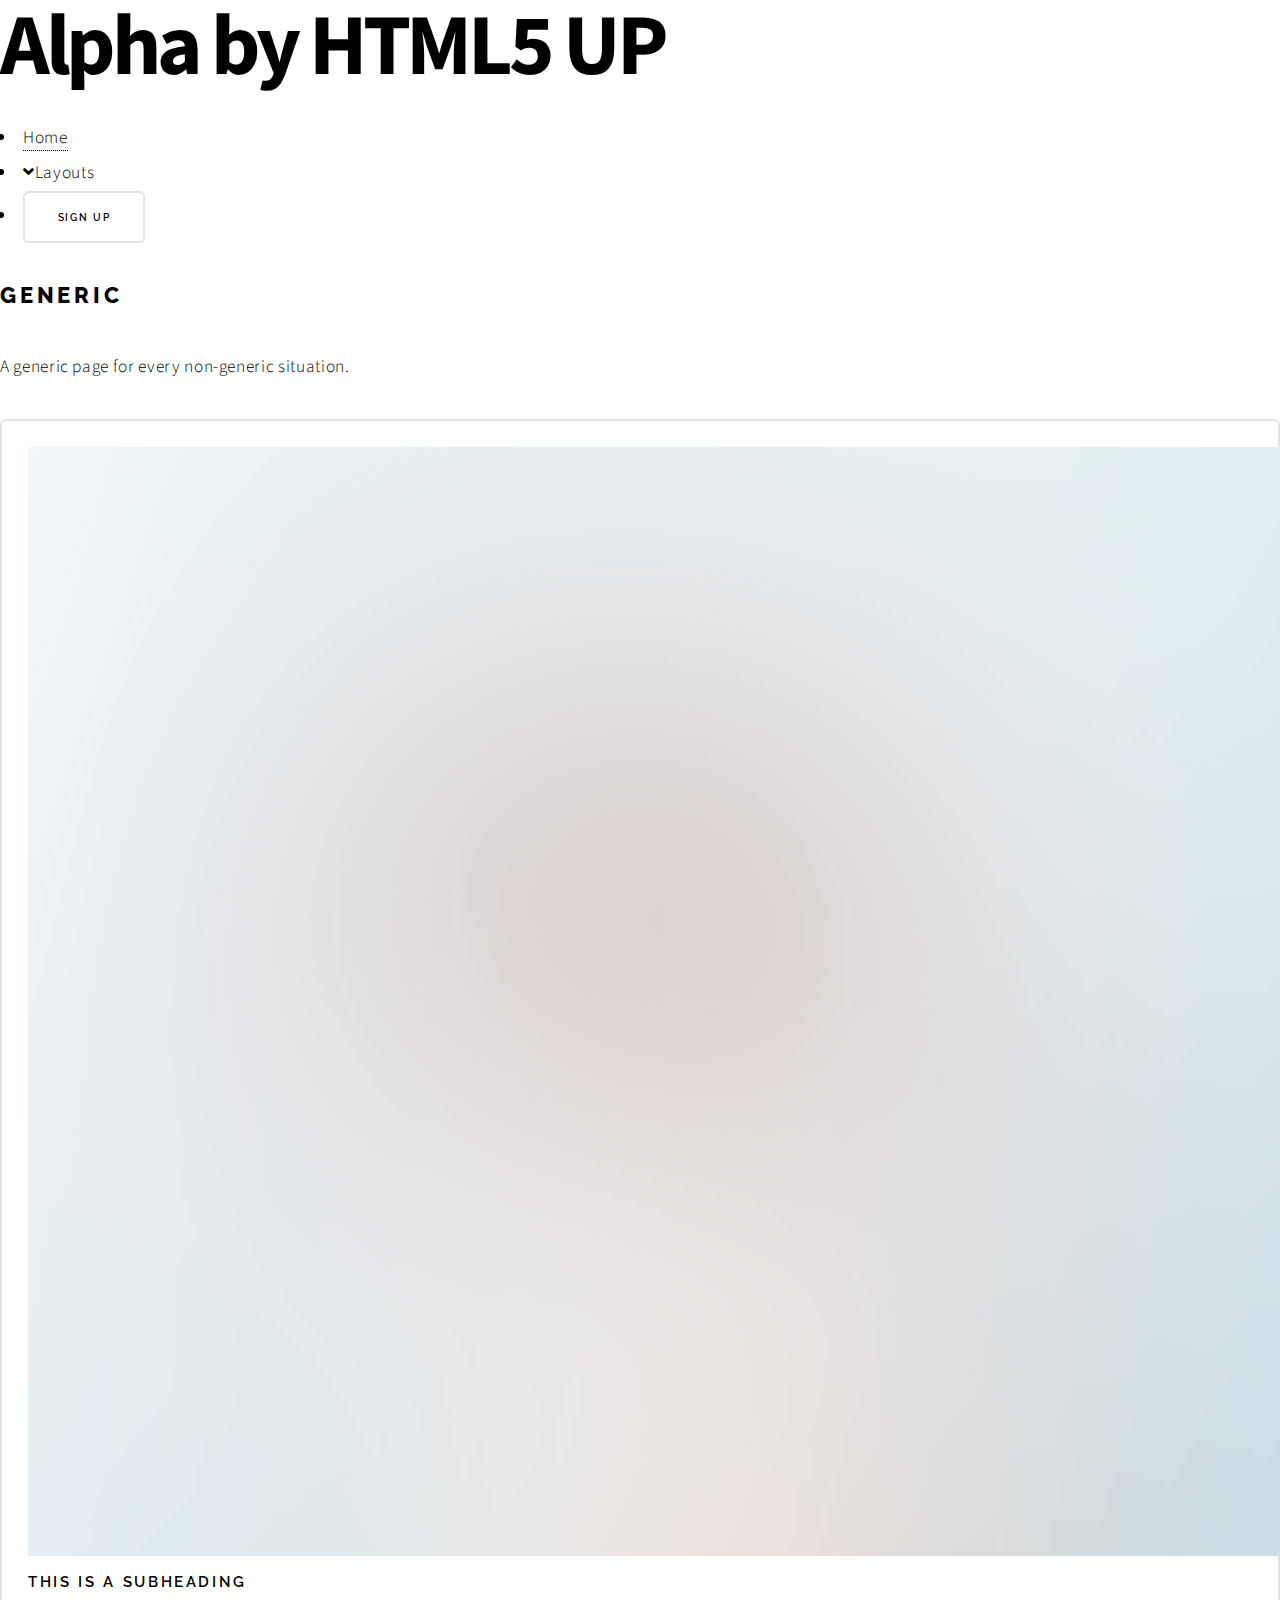
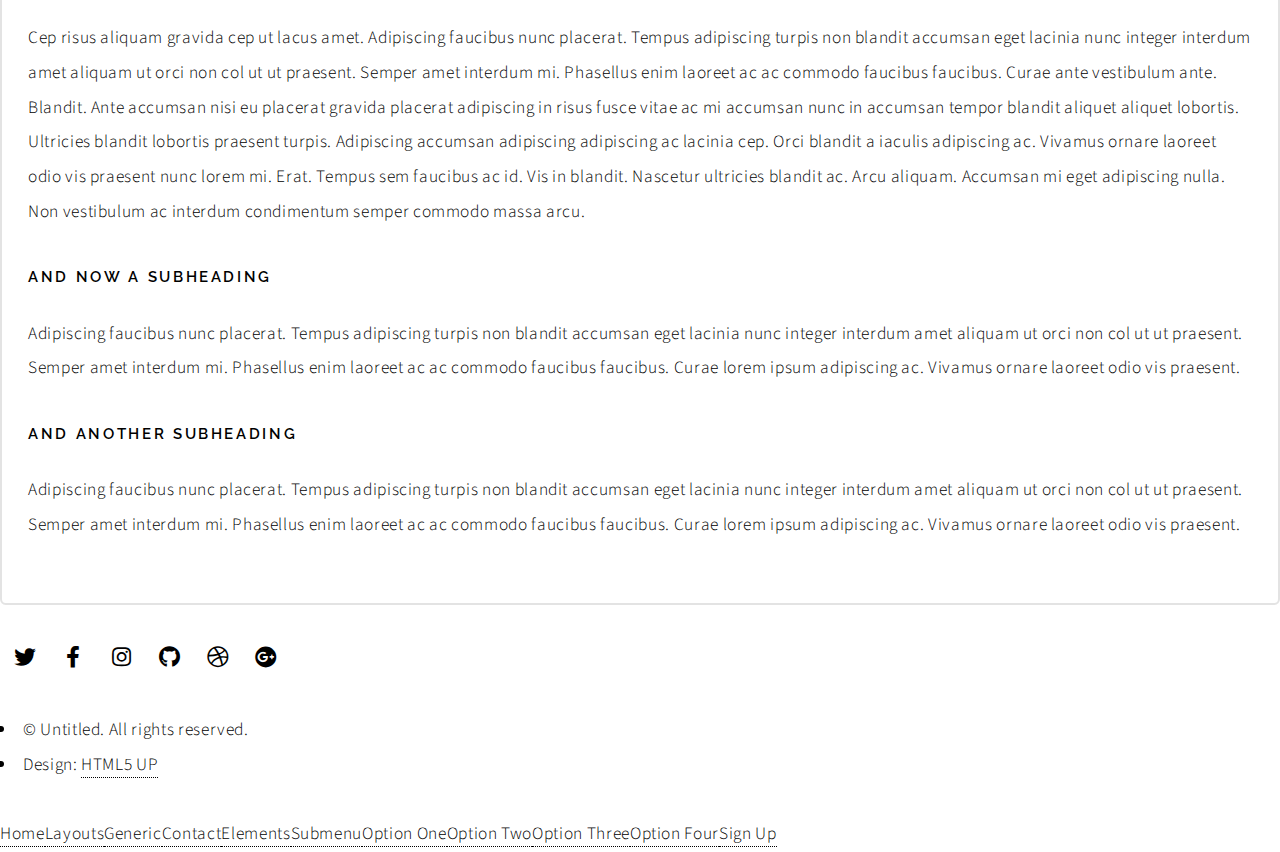
<file: generic.html>
<!DOCTYPE HTML>
<!--
	Alpha by HTML5 UP
	html5up.net | @ajlkn
	Free for personal and commercial use under the CCA 3.0 license (html5up.net/license)
-->
<html>
	<head>
		<title>Generic - Alpha by HTML5 UP</title>
		<meta charset="utf-8" />
		<meta name="viewport" content="width=device-width, initial-scale=1, user-scalable=no" />
		<link rel="stylesheet" href="assets/css/main.css" />
	</head>
	<body class="is-preload">
		<div id="page-wrapper">

			<!-- Header -->
				<header id="header">
					<h1><a href="index.html">Alpha</a> by HTML5 UP</h1>
					<nav id="nav">
						<ul>
							<li><a href="index.html">Home</a></li>
							<li>
								<a href="#" class="icon solid fa-angle-down">Layouts</a>
								<ul>
									<li><a href="generic.html">Generic</a></li>
									<li><a href="contact.html">Contact</a></li>
									<li><a href="elements.html">Elements</a></li>
									<li>
										<a href="#">Submenu</a>
										<ul>
											<li><a href="#">Option One</a></li>
											<li><a href="#">Option Two</a></li>
											<li><a href="#">Option Three</a></li>
											<li><a href="#">Option Four</a></li>
										</ul>
									</li>
								</ul>
							</li>
							<li><a href="#" class="button">Sign Up</a></li>
						</ul>
					</nav>
				</header>

			<!-- Main -->
				<section id="main" class="container">
					<header>
						<h2>Generic</h2>
						<p>A generic page for every non-generic situation.</p>
					</header>
					<div class="box">
						<span class="image featured"><img src="images/pic01.jpg" alt="" /></span>
						<h3>This is a subheading</h3>
						<p>Cep risus aliquam gravida cep ut lacus amet. Adipiscing faucibus nunc placerat. Tempus adipiscing turpis non blandit accumsan eget lacinia nunc integer interdum amet aliquam ut orci non col ut ut praesent. Semper amet interdum mi. Phasellus enim laoreet ac ac commodo faucibus faucibus. Curae ante vestibulum ante. Blandit. Ante accumsan nisi eu placerat gravida placerat adipiscing in risus fusce vitae ac mi accumsan nunc in accumsan tempor blandit aliquet aliquet lobortis. Ultricies blandit lobortis praesent turpis. Adipiscing accumsan adipiscing adipiscing ac lacinia cep. Orci blandit a iaculis adipiscing ac. Vivamus ornare laoreet odio vis praesent nunc lorem mi. Erat. Tempus sem faucibus ac id. Vis in blandit. Nascetur ultricies blandit ac. Arcu aliquam. Accumsan mi eget adipiscing nulla. Non vestibulum ac interdum condimentum semper commodo massa arcu.</p>
						<div class="row">
							<div class="row-6 row-12-mobilep">
								<h3>And now a subheading</h3>
								<p>Adipiscing faucibus nunc placerat. Tempus adipiscing turpis non blandit accumsan eget lacinia nunc integer interdum amet aliquam ut orci non col ut ut praesent. Semper amet interdum mi. Phasellus enim laoreet ac ac commodo faucibus faucibus. Curae lorem ipsum adipiscing ac. Vivamus ornare laoreet odio vis praesent.</p>
							</div>
							<div class="row-6 row-12-mobilep">
								<h3>And another subheading</h3>
								<p>Adipiscing faucibus nunc placerat. Tempus adipiscing turpis non blandit accumsan eget lacinia nunc integer interdum amet aliquam ut orci non col ut ut praesent. Semper amet interdum mi. Phasellus enim laoreet ac ac commodo faucibus faucibus. Curae lorem ipsum adipiscing ac. Vivamus ornare laoreet odio vis praesent.</p>
							</div>
						</div>
					</div>
				</section>

			<!-- Footer -->
				<footer id="footer">
					<ul class="icons">
						<li><a href="#" class="icon brands fa-twitter"><span class="label">Twitter</span></a></li>
						<li><a href="#" class="icon brands fa-facebook-f"><span class="label">Facebook</span></a></li>
						<li><a href="#" class="icon brands fa-instagram"><span class="label">Instagram</span></a></li>
						<li><a href="#" class="icon brands fa-github"><span class="label">Github</span></a></li>
						<li><a href="#" class="icon brands fa-dribbble"><span class="label">Dribbble</span></a></li>
						<li><a href="#" class="icon brands fa-google-plus"><span class="label">Google+</span></a></li>
					</ul>
					<ul class="copyright">
						<li>&copy; Untitled. All rights reserved.</li><li>Design: <a href="http://html5up.net">HTML5 UP</a></li>
					</ul>
				</footer>

		</div>

		<!-- Scripts -->
			<script src="assets/js/jquery.min.js"></script>
			<script src="assets/js/jquery.dropotron.min.js"></script>
			<script src="assets/js/jquery.scrollex.min.js"></script>
			<script src="assets/js/browser.min.js"></script>
			<script src="assets/js/breakpoints.min.js"></script>
			<script src="assets/js/util.js"></script>
			<script src="assets/js/main.js"></script>

	</body>
</html>
</file>
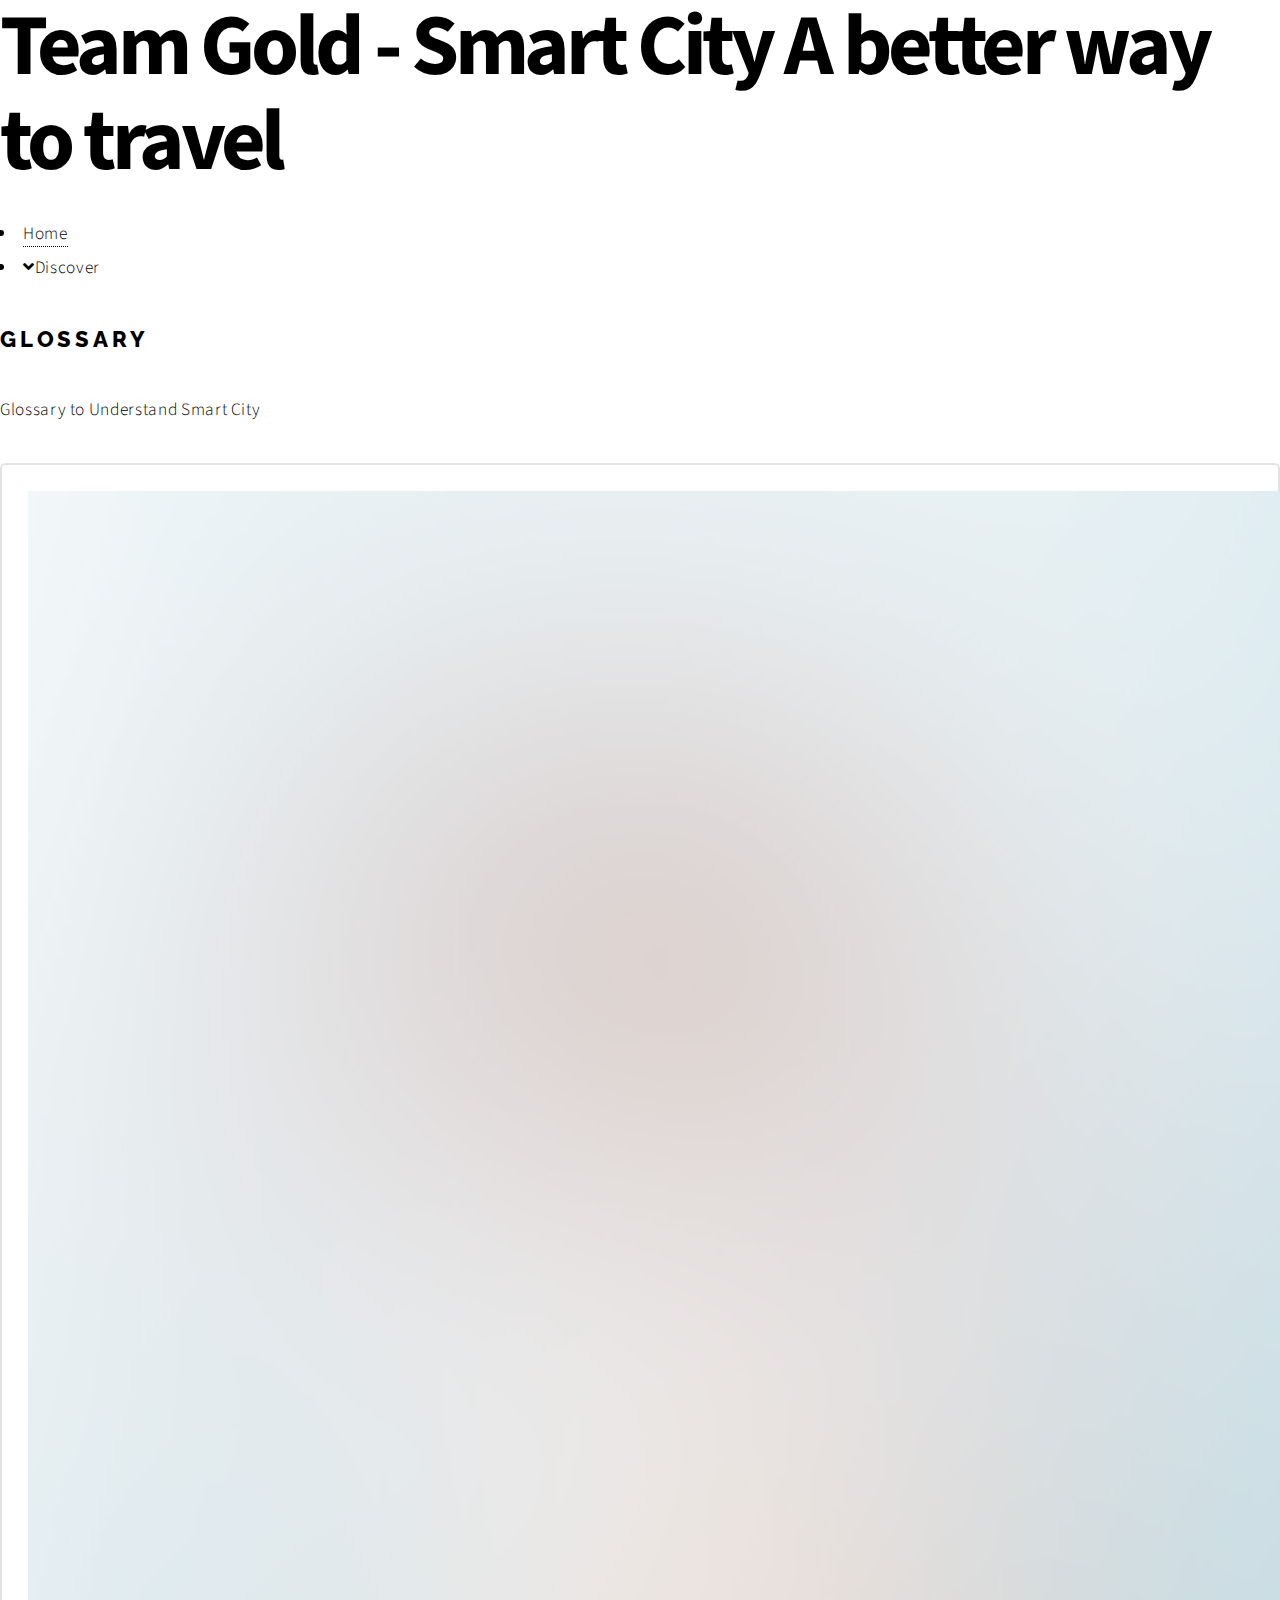
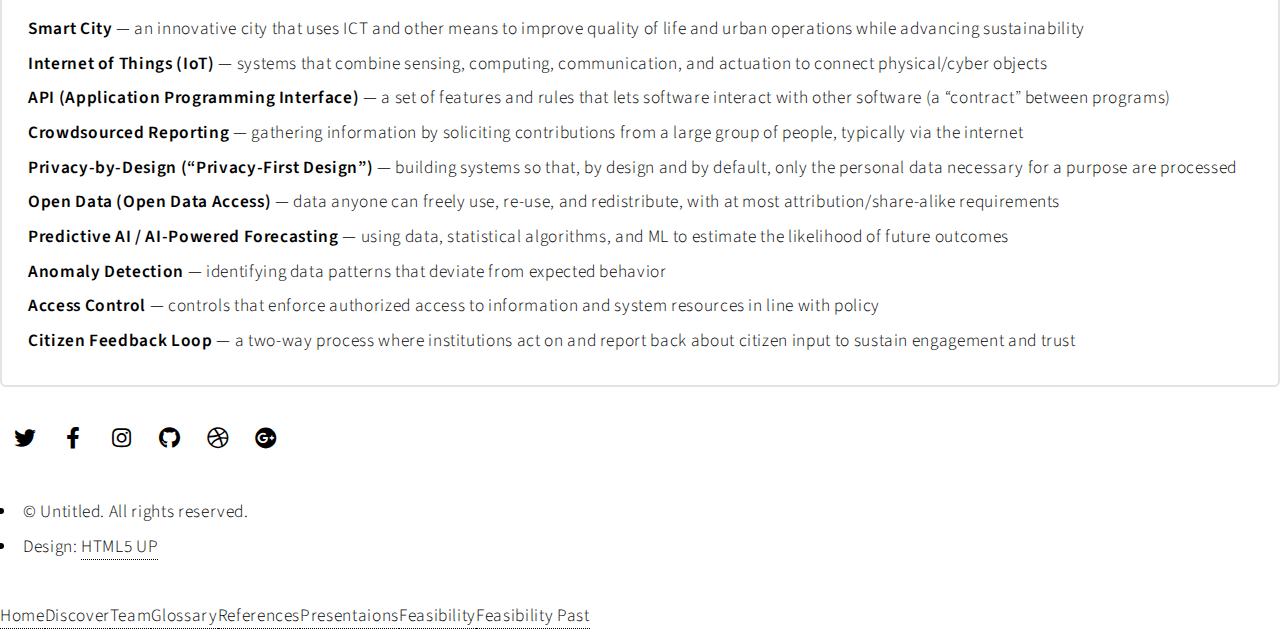
<file: glossary.html>
<!DOCTYPE HTML>
<!--
	Alpha by HTML5 UP
	html5up.net | @ajlkn
	Free for personal and commercial use under the CCA 3.0 license (html5up.net/license)
-->
<html>
	<head>
		<title>Generic - Alpha by HTML5 UP</title>
		<meta charset="utf-8" />
		<meta name="viewport" content="width=device-width, initial-scale=1, user-scalable=no" />
		<link rel="stylesheet" href="assets/css/main.css" />
	</head>
	<body class="is-preload">
		<div id="page-wrapper">

			<!-- Header -->
				<header id="header">
					<h1><a href="index.html">Team Gold - Smart City</a> A better way to travel</h1>
					<nav id="nav">
						<ul>
							<li><a href="index.html">Home</a></li>
							<li>
								<a href="#" class="icon solid fa-angle-down">Discover</a>
								<ul>
									
									<li><a href="meet_the_team.html">Team</a></li>
									<li><a href="glossary.html">Glossary</a></li>
									<li><a href="references.html">References</a></li>
									<li>
										<a href="#">Presentaions</a>
										<ul>
											<li><a href="feasibility.html">Feasibility</a></li>
											<li><a href="feasibility_past.html">Feasibility Past</a></li>
											<!--<li><a href="#">Option Three</a></li>-->
											<!--<li><a href="#">Option Four</a></li>-->
										</ul>
									</li>
								</ul>
							</li>
						</ul>
					</nav>
				</header>

			<!-- Main -->
				<section id="main" class="container">
					<header>
						<h2>Glossary</h2>
						<p>Glossary to Understand Smart City</p>
					</header>
					<div class="box">
						<span class="image featured"><img src="images/pic01.jpg" alt="" /></span>
						<p><b>Smart City</b> — an innovative city that uses ICT and other means to improve quality of life and urban operations while advancing sustainability<br />
						   <b>Internet of Things (IoT)</b> — systems that combine sensing, computing, communication, and actuation to connect physical/cyber objects<br />
						   <b>API (Application Programming Interface)</b> — a set of features and rules that lets software interact with other software (a “contract” between programs)<br />
						   <b>Crowdsourced Reporting</b> — gathering information by soliciting contributions from a large group of people, typically via the internet<br />
						   <b>Privacy-by-Design (“Privacy-First Design”)</b> — building systems so that, by design and by default, only the personal data necessary for a purpose are processed<br />
						   <b>Open Data (Open Data Access)</b> — data anyone can freely use, re-use, and redistribute, with at most attribution/share-alike requirements<br />
						   <b>Predictive AI / AI-Powered Forecasting</b> — using data, statistical algorithms, and ML to estimate the likelihood of future outcomes<br />
						   <b>Anomaly Detection</b> — identifying data patterns that deviate from expected behavior<br />
						   <b>Access Control</b> — controls that enforce authorized access to information and system resources in line with policy<br />
						   <b>Citizen Feedback Loop</b> — a two-way process where institutions act on and report back about citizen input to sustain engagement and trust<br />
						</p>
						
					</div>
					
				</section>

			<!-- Footer -->
				<footer id="footer">
					<ul class="icons">
						<li><a href="#" class="icon brands fa-twitter"><span class="label">Twitter</span></a></li>
						<li><a href="#" class="icon brands fa-facebook-f"><span class="label">Facebook</span></a></li>
						<li><a href="#" class="icon brands fa-instagram"><span class="label">Instagram</span></a></li>
						<li><a href="#" class="icon brands fa-github"><span class="label">Github</span></a></li>
						<li><a href="#" class="icon brands fa-dribbble"><span class="label">Dribbble</span></a></li>
						<li><a href="#" class="icon brands fa-google-plus"><span class="label">Google+</span></a></li>
					</ul>
					<ul class="copyright">
						<li>&copy; Untitled. All rights reserved.</li><li>Design: <a href="http://html5up.net">HTML5 UP</a></li>
					</ul>
				</footer>

		</div>

		<!-- Scripts -->
			<script src="assets/js/jquery.min.js"></script>
			<script src="assets/js/jquery.dropotron.min.js"></script>
			<script src="assets/js/jquery.scrollex.min.js"></script>
			<script src="assets/js/browser.min.js"></script>
			<script src="assets/js/breakpoints.min.js"></script>
			<script src="assets/js/util.js"></script>
			<script src="assets/js/main.js"></script>

	</body>
</html>
</file>
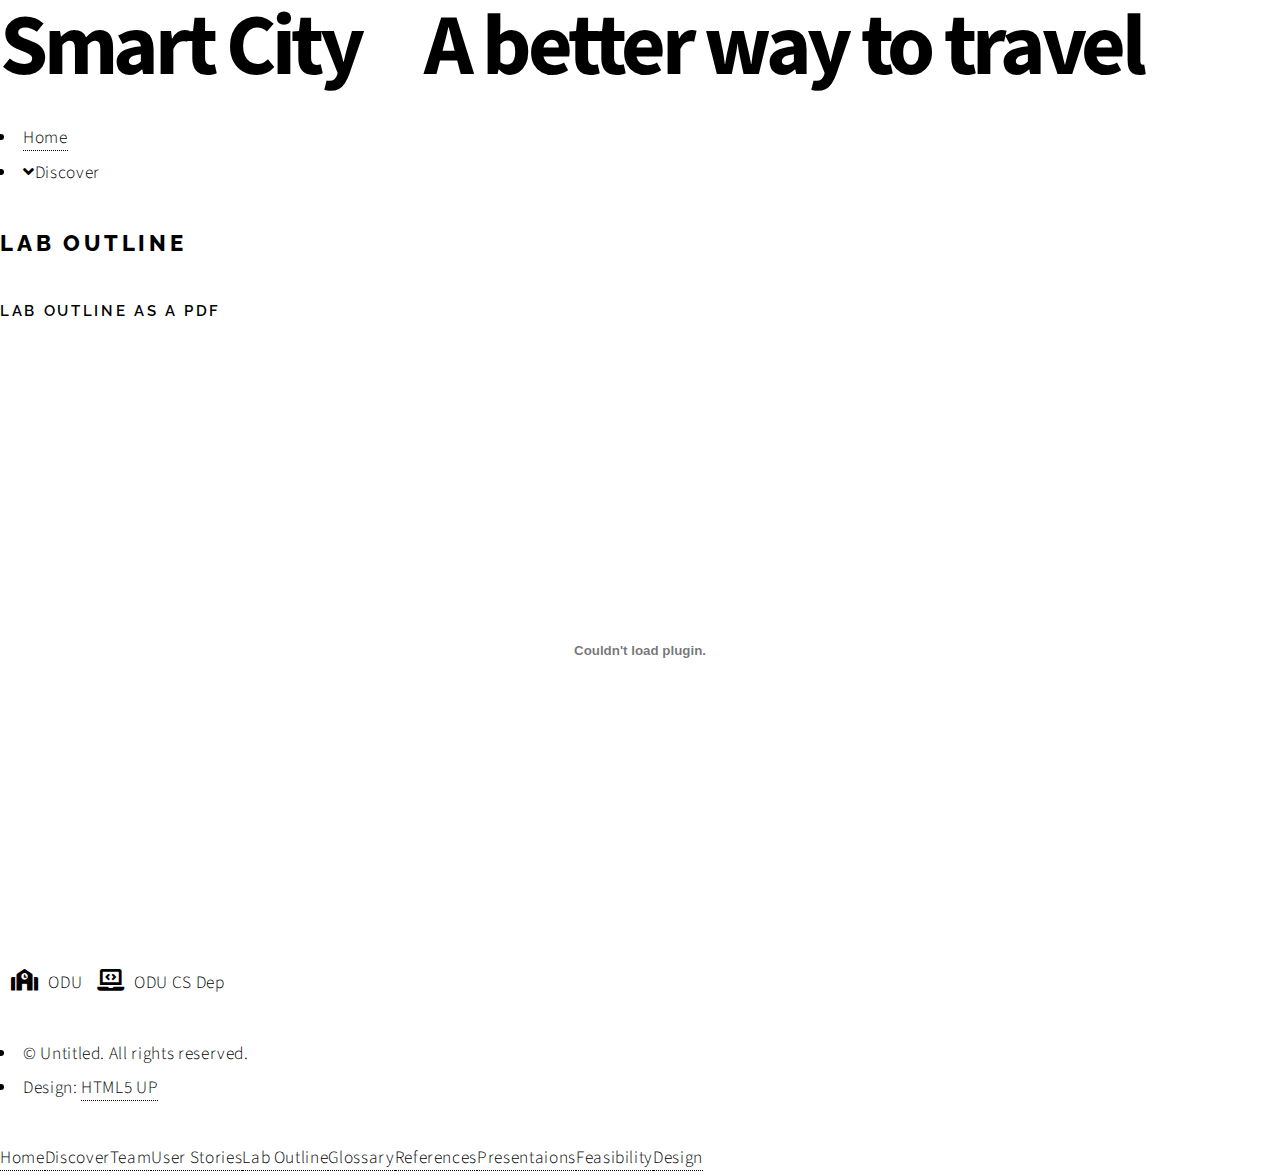
<file: Lab Outline.html>
<!DOCTYPE HTML>
<!--
	Alpha by HTML5 UP
	html5up.net | @ajlkn
	Free for personal and commercial use under the CCA 3.0 license (html5up.net/license)
-->
<html>
	<head>
		<title>Generic - Alpha by HTML5 UP</title>
		<meta charset="utf-8" />
		<meta name="viewport" content="width=device-width, initial-scale=1, user-scalable=no" />
		<link rel="stylesheet" href="assets/css/main.css" />
	</head>
	<body class="is-preload">
		<div id="page-wrapper">

			<!-- Header -->
				<header id="header">
					<h1><a href="index.html">Smart City</a> &nbsp; &nbsp; A better way to travel</h1>
					<nav id="nav">
						<ul>
							<li><a href="index.html">Home</a></li>
							<li>
								<a href="#" class="icon solid fa-angle-down">Discover</a>
								<ul>
									
									<li><a href="meet_the_team.html">Team</a></li>
									<li><a href="userStories.html">User Stories</a></li>
									<li><a href="Lab Outline.html">Lab Outline</a></li>
									<li><a href="glossary.html">Glossary</a></li>
									<li><a href="references.html">References</a></li>
									
									<li>
										<a href="#">Presentaions</a>
										<ul>
											<li><a href="feasibility.html">Feasibility</a></li>
											<li><a href="design.html">Design</a></li>			
										</ul>
									</li>
								</ul>
							</li>
						</ul>
					</nav>
				</header>


			<!-- Main -->
				<section id="main" class="container">
					<header>
						<h2>Lab Outline</h2>
					</header>
					
					<div>
						<h3>Lab Outline as a PDF</h3>
						<embed src="lab1template.pdf" type="application/pdf" width="100%" height="600px" />
					</div>
					
				</section>

			<!-- Footer -->
      <footer id="footer">
        <ul class="icons">
          <li>
            <a href="https://www.odu.edu/" class="icon solid fa-school"></a>
            <span class="label">ODU</span>
          </li>
          <li>
            <a href="https://www.odu.edu/computer-science" class="icon solid fa-laptop-code"></a>
            <span class="label">ODU CS Dep</span>
          </li>
        </ul>
        <ul class="copyright">
          <li>&copy; Untitled. All rights reserved.</li>
          <li>Design: <a href="http://html5up.net">HTML5 UP</a></li>
        </ul>
      </footer>

		</div>

		<!-- Scripts -->
			<script src="assets/js/jquery.min.js"></script>
			<script src="assets/js/jquery.dropotron.min.js"></script>
			<script src="assets/js/jquery.scrollex.min.js"></script>
			<script src="assets/js/browser.min.js"></script>
			<script src="assets/js/breakpoints.min.js"></script>
			<script src="assets/js/util.js"></script>
			<script src="assets/js/main.js"></script>

	</body>
</html>
</file>
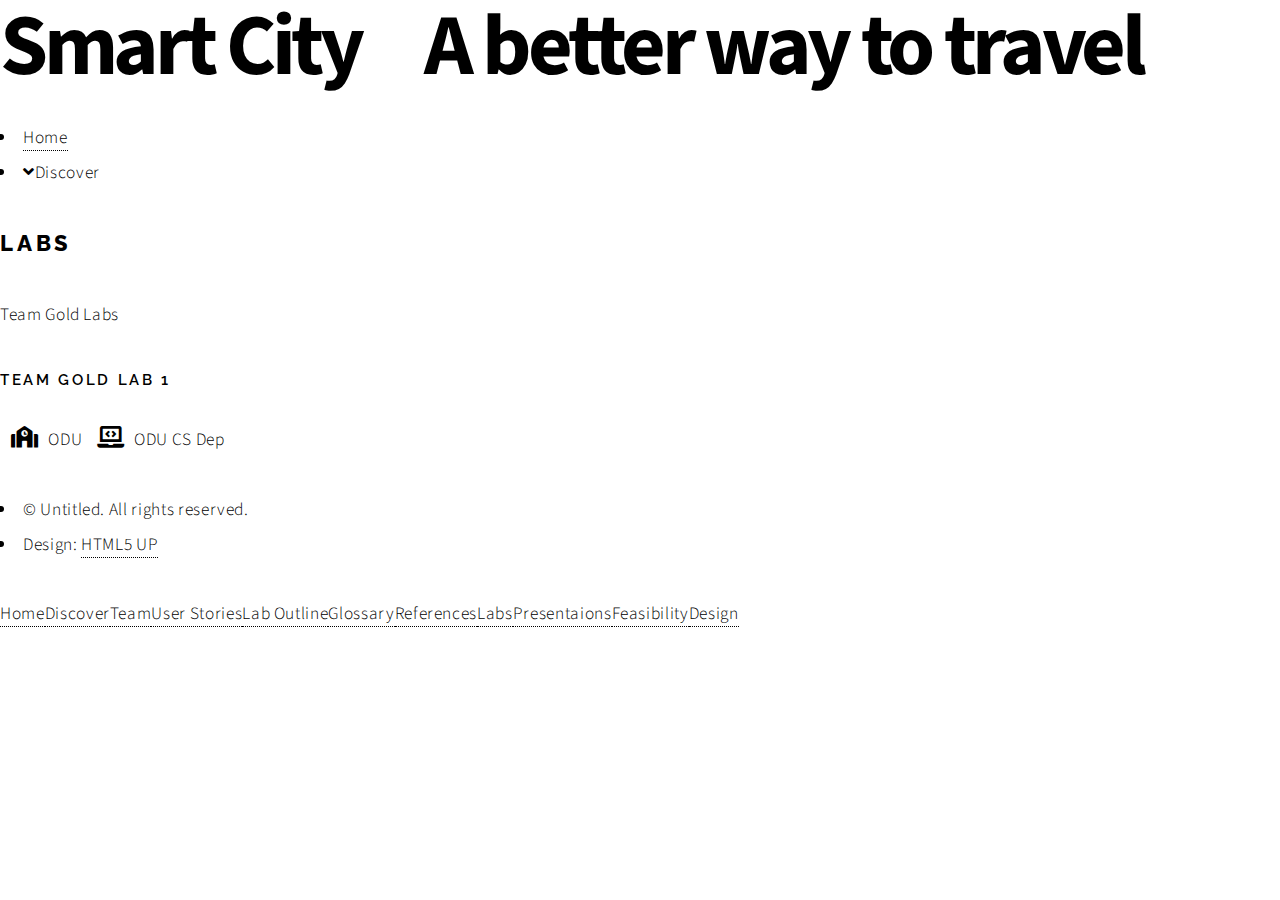
<file: labs.html>
<!DOCTYPE HTML>
<!--
	Alpha by HTML5 UP
	html5up.net | @ajlkn
	Free for personal and commercial use under the CCA 3.0 license (html5up.net/license)
-->
<html>
	<head>
		<title>Generic - Alpha by HTML5 UP</title>
		<meta charset="utf-8" />
		<meta name="viewport" content="width=device-width, initial-scale=1, user-scalable=no" />
		<link rel="stylesheet" href="assets/css/main.css" />
	</head>
	<body class="is-preload">
		<div id="page-wrapper">

			<!-- Header -->
				<header id="header">
					<h1><a href="index.html">Smart City</a> &nbsp; &nbsp; A better way to travel</h1>
					<nav id="nav">
						<ul>
							<li><a href="index.html">Home</a></li>
							<li>
								<a href="#" class="icon solid fa-angle-down">Discover</a>
								<ul>
									
									<li><a href="meet_the_team.html">Team</a></li>
									<li><a href="userStories.html">User Stories</a></li>
									<li><a href="Lab Outline.html">Lab Outline</a></li>
									<li><a href="glossary.html">Glossary</a></li>
									<li><a href="references.html">References</a></li>
									<li><a href="labs.html">Labs</a></li>
									
									<li>
										<a href="#">Presentaions</a>
										<ul>
											<li><a href="feasibility.html">Feasibility</a></li>
											<li><a href="design.html">Design</a></li>			
										</ul>
									</li>
								</ul>
							</li>
						</ul>
					</nav>
				</header>


			<!-- Main -->
				<section id="main" class="container">
					<header>
						<h2>Labs</h2>
						<p>Team Gold Labs</p>
					</header>
					
					<div>
						<h3>Team Gold Lab 1</h3>
						
					</div>
					
				</section>

			<!-- Footer -->
      <footer id="footer">
        <ul class="icons">
          <li>
            <a href="https://www.odu.edu/" class="icon solid fa-school"></a>
            <span class="label">ODU</span>
          </li>
          <li>
            <a href="https://www.odu.edu/computer-science" class="icon solid fa-laptop-code"></a>
            <span class="label">ODU CS Dep</span>
          </li>
        </ul>
        <ul class="copyright">
          <li>&copy; Untitled. All rights reserved.</li>
          <li>Design: <a href="http://html5up.net">HTML5 UP</a></li>
        </ul>
      </footer>
    </div>

		<!-- Scripts -->
			<script src="assets/js/jquery.min.js"></script>
			<script src="assets/js/jquery.dropotron.min.js"></script>
			<script src="assets/js/jquery.scrollex.min.js"></script>
			<script src="assets/js/browser.min.js"></script>
			<script src="assets/js/breakpoints.min.js"></script>
			<script src="assets/js/util.js"></script>
			<script src="assets/js/main.js"></script>

	</body>
</html>
</file>
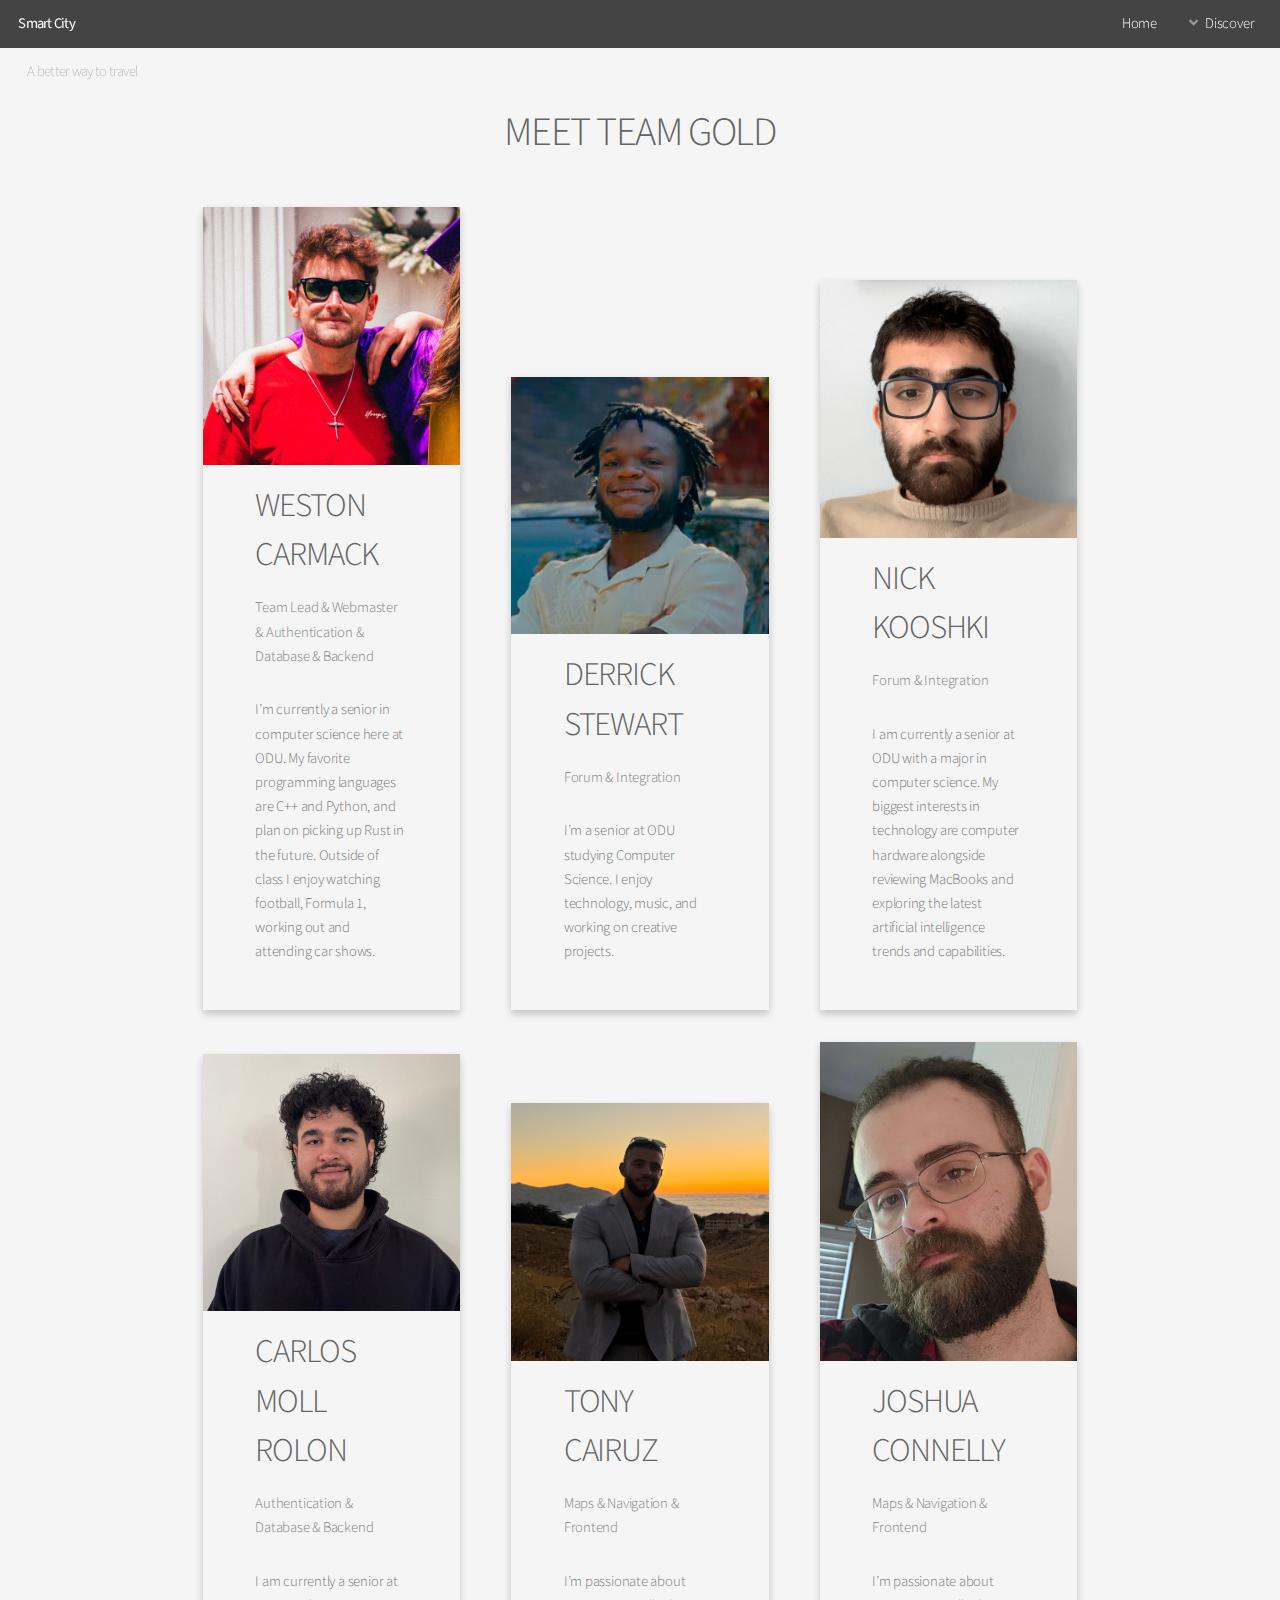
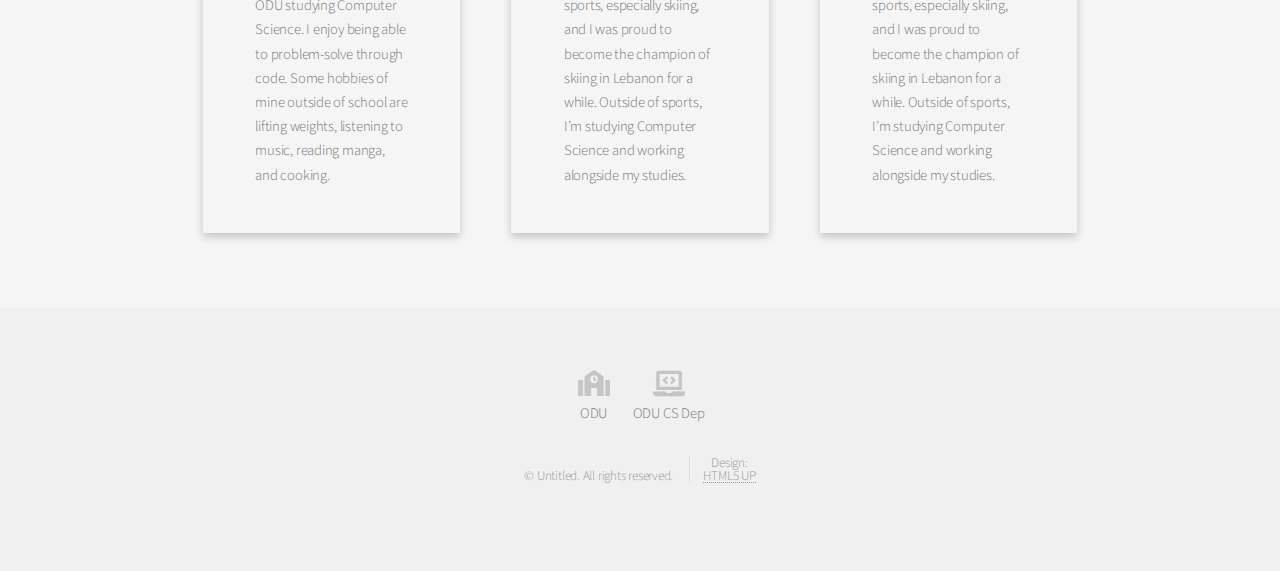
<file: meet_the_team.html>
<!DOCTYPE HTML>
<!--
	Alpha by HTML5 UP
	html5up.net | @ajlkn
	Free for personal and commercial use under the CCA 3.0 license (html5up.net/license)
-->
<html>

<head>
    <title>Generic - Alpha by HTML5 UP</title>
    <meta charset="utf-8" />
    <meta name="viewport" content="width=device-width, initial-scale=1, user-scalable=no" />
    <link rel="stylesheet" href="assets/css/main.css" />
    <link rel="stylesheet" href="assets/css/meat_the_team.css" />
</head>

<body class="is-preload">
    <div id="page-wrapper">

            <!-- Header -->
				<header id="header">
					<h1><a href="index.html">Smart City</a> &nbsp; &nbsp; A better way to travel</h1>
					<nav id="nav">
						<ul>
							<li><a href="index.html">Home</a></li>
							<li>
								<a href="#" class="icon solid fa-angle-down">Discover</a>
								<ul>
									
									<li><a href="meet_the_team.html">Team</a></li>
									<li><a href="userStories.html">User Stories</a></li>
									<li><a href="Lab Outline.html">Lab Outline</a></li>
									<li><a href="glossary.html">Glossary</a></li>
									<li><a href="references.html">References</a></li>
                                    <li><a href="labs.html">Labs</a></li>
									
									<li>
										<a href="#">Presentaions</a>
										<ul>
											<li><a href="feasibility.html">Feasibility</a></li>
											<li><a href="design.html">Design</a></li>			
										</ul>
									</li>
								</ul>
							</li>
						</ul>
					</nav>
				</header>


        <!-- Main -->
    <section id="main" class="container team-page">
            <header>
                <h2>Meet Team Gold</h2>
            </header>

            <div class="row">
                <div class="column">
                    <div class="card">
                        <img src="images/team_photos/weston-1.jpg" alt="weston" style="width:100%">
                        <div class="container">
                            <h2>Weston Carmack</h2>
                            <p class="title">Team Lead &amp; Webmaster &amp; Authentication & Database &amp; Backend</p>
                            <p>I’m currently a senior in computer science here at ODU. My favorite programming languages are C++ and Python, and plan on picking up Rust in the future. Outside of class I enjoy watching football, Formula 1, working out and attending car shows.</p>
                        </div>
                    </div>
                </div>

                <div class="column">
                    <div class="card">
                        <img src="images/team_photos/derrick.jpg" alt="derrick" style="width:100%">
                        <div class="container">
                            <h2>Derrick Stewart</h2>
                            <p class="title">Forum & Integration</p>
                            <p>I’m a senior at ODU studying Computer Science. I enjoy technology, music, and working on creative projects.</p>
                        </div>
                    </div>
                </div>

                <div class="column">
                    <div class="card">
                        <img src="images/team_photos/nick.jpg" alt="nick" style="width:100%">
                        <div class="container">
                            <h2>Nick Kooshki</h2>
                            <p class="title">Forum & Integration</p>
                            <p>I am currently a senior at ODU with a major in computer science. My biggest interests in technology are computer hardware alongside reviewing MacBooks and exploring the latest artificial intelligence trends and capabilities.</p>
                        </div>
                    </div>
                </div>

                <div class="column">
                    <div class="card">
                        <img src="images/team_photos/Carlos.jpg" alt="carlos" style="width:100%">
                        <div class="container">
                            <h2>Carlos Moll Rolon</h2>
                            <p class="title">Authentication & Database &amp; Backend</p>
                            <p>I am currently a senior at ODU studying Computer Science. I enjoy being able to problem-solve through code. Some hobbies of mine outside of school are lifting weights, listening to music, reading manga, and cooking.</p>
                        </div>
                    </div>
                </div>

                 <div class="column">
                    <div class="card">
                        <img src="images/team_photos/tony.jpg" alt="tony" style="width:100%">
                        <div class="container">
                            <h2>Tony Cairuz</h2>
                            <p class="title">Maps & Navigation &amp; Frontend</p>
                            <p>I’m passionate about sports, especially skiing, and I was proud to become the champion of skiing in Lebanon for a while. Outside of sports, I’m studying Computer Science and working alongside my studies.</p>
                        </div>
                    </div>
                </div>

                <div class="column">
                    <div class="card">
                        <img src="images/team_photos/Joshua.png" alt="joshua" style="width:100%">
                        <div class="container">
                            <h2>Joshua Connelly</h2>
                            <p class="title">Maps & Navigation &amp; Frontend</p>
                            <p>I’m passionate about sports, especially skiing, and I was proud to become the champion of skiing in Lebanon for a while. Outside of sports, I’m studying Computer Science and working alongside my studies.</p>
                        </div>
                    </div>
                </div>

            </div>

        </section>

        <!-- Footer -->
      <footer id="footer">
        <ul class="icons">
          <li>
            <a href="https://www.odu.edu/" class="icon solid fa-school"></a>
            <span class="label">ODU</span>
          </li>
          <li>
            <a href="https://www.odu.edu/computer-science" class="icon solid fa-laptop-code"></a>
            <span class="label">ODU CS Dep</span>
          </li>
        </ul>
        <ul class="copyright">
          <li>&copy; Untitled. All rights reserved.</li>
          <li>Design: <a href="http://html5up.net">HTML5 UP</a></li>
        </ul>
      </footer>

    </div>

    <!-- Scripts -->
    <script src="assets/js/jquery.min.js"></script>
    <script src="assets/js/jquery.dropotron.min.js"></script>
    <script src="assets/js/jquery.scrollex.min.js"></script>
    <script src="assets/js/browser.min.js"></script>
    <script src="assets/js/breakpoints.min.js"></script>
    <script src="assets/js/util.js"></script>
    <script src="assets/js/main.js"></script>

</body>

</html>
</file>
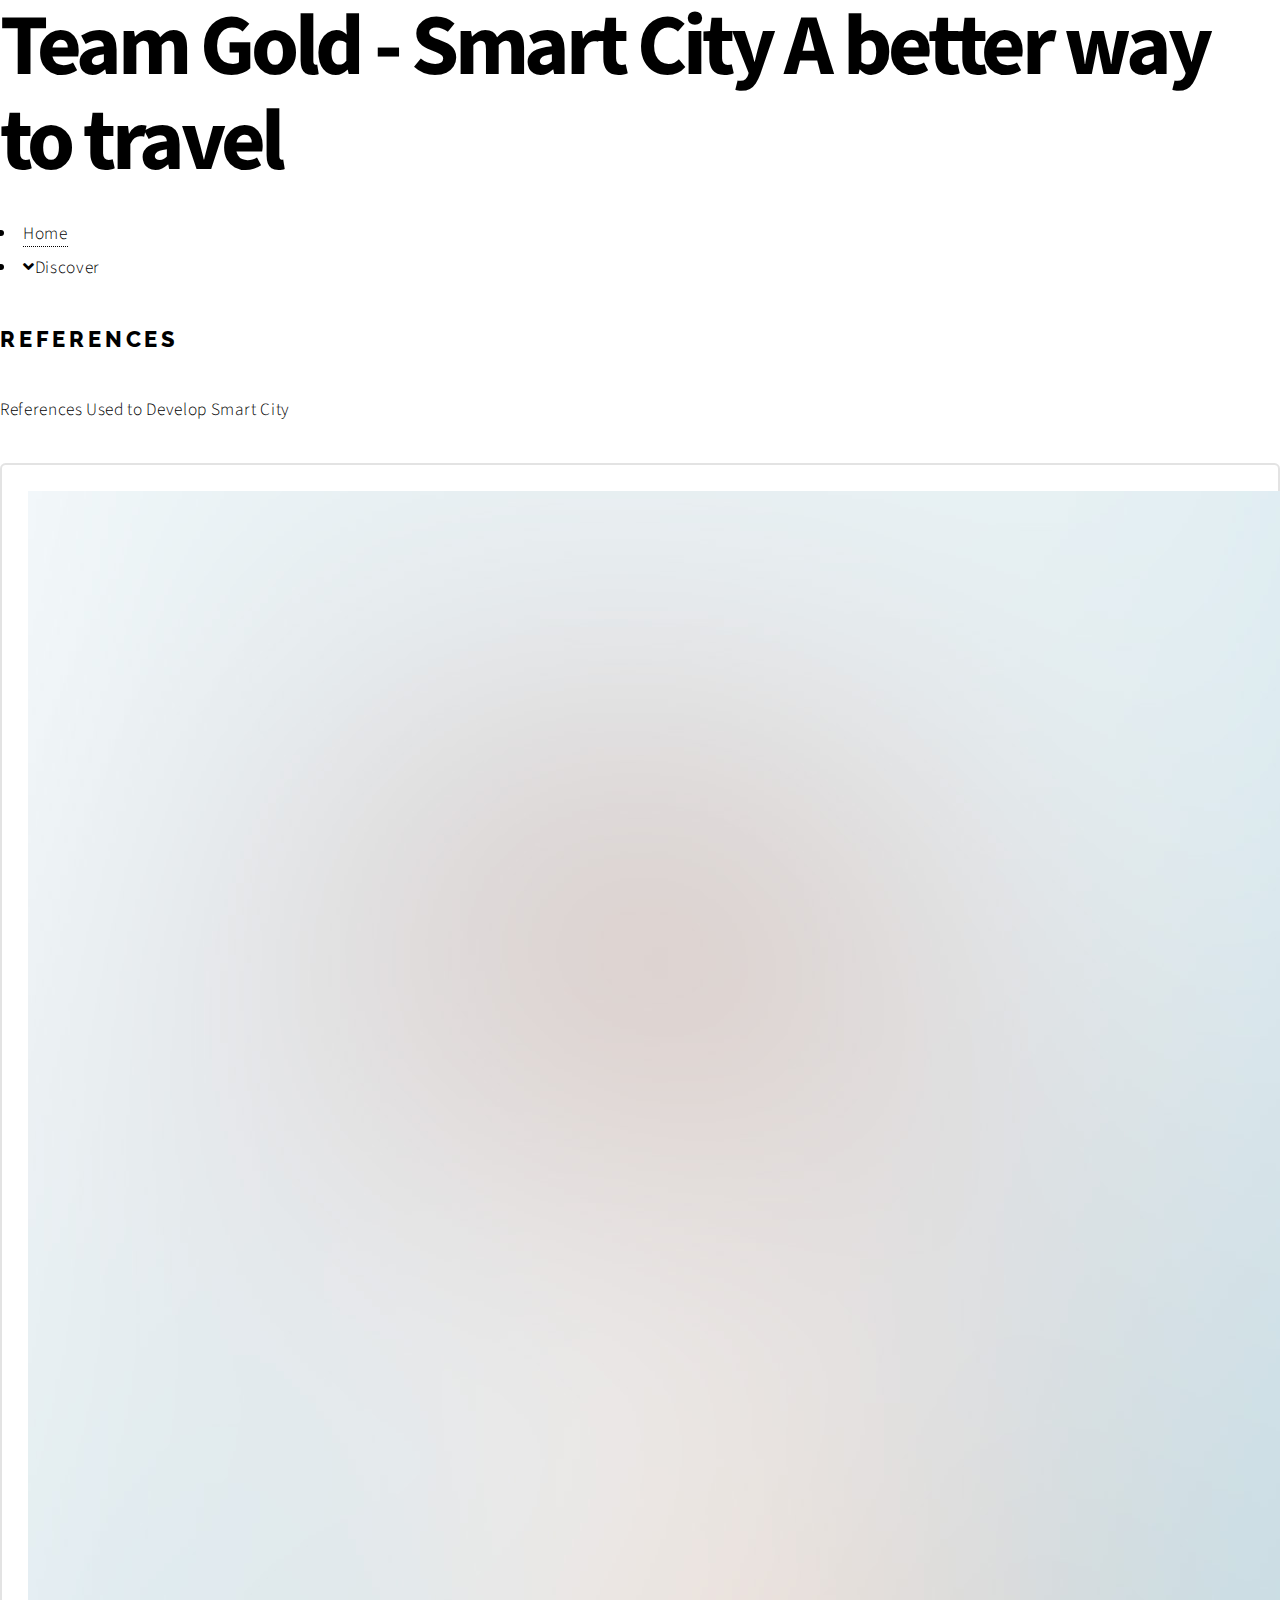
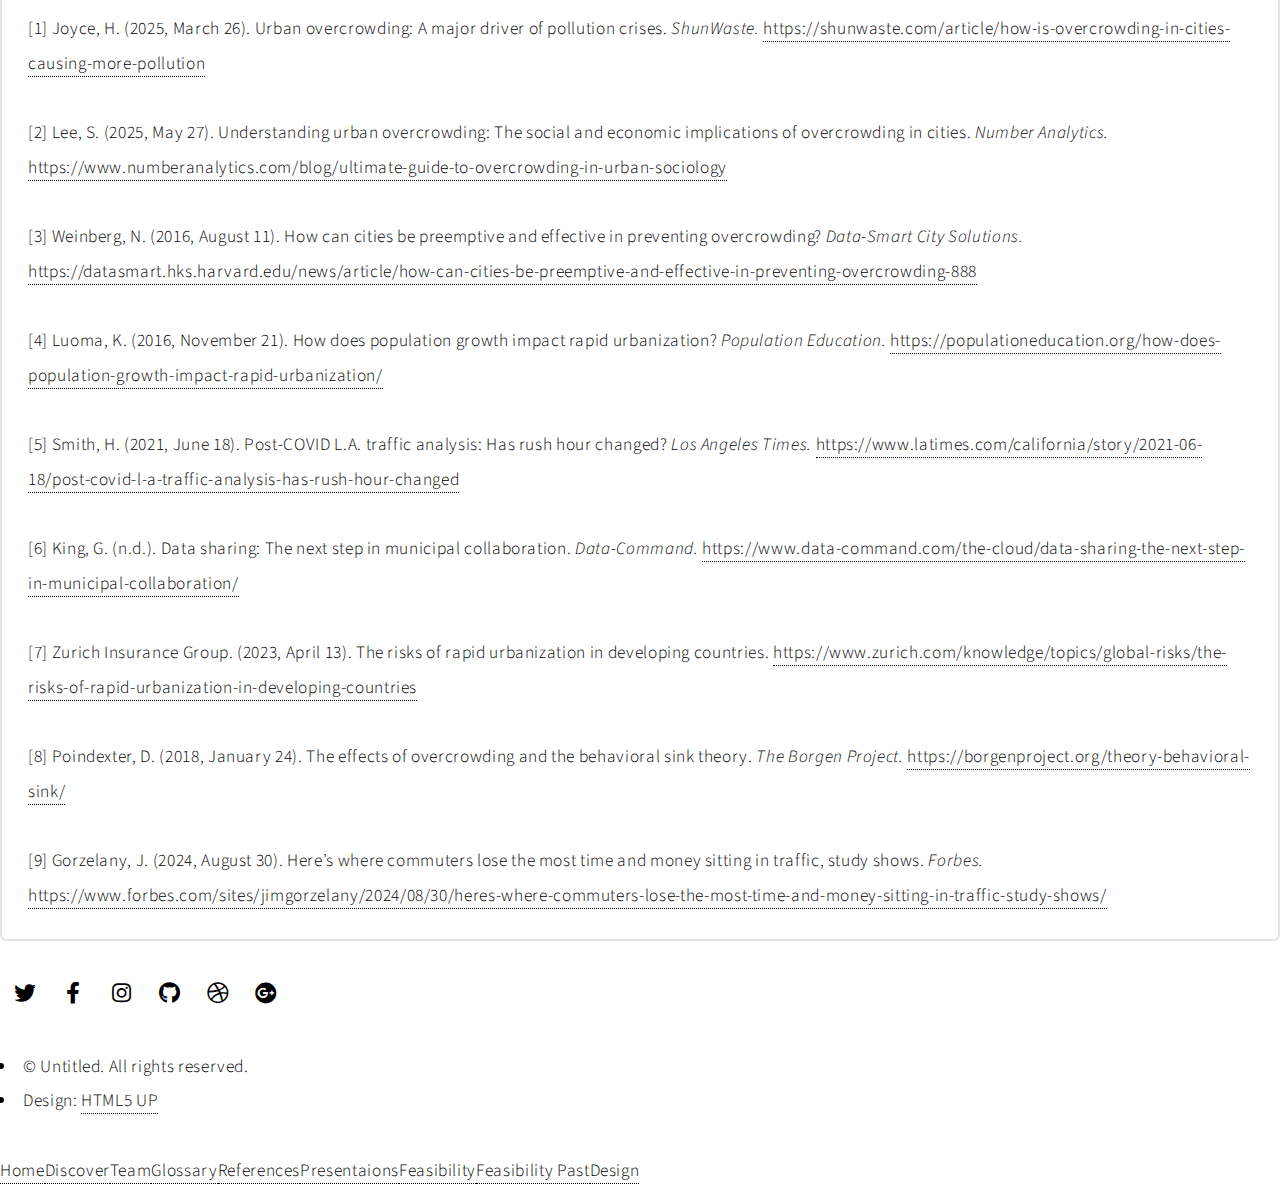
<file: references.html>
<!DOCTYPE html>
<!--
	Alpha by HTML5 UP
	html5up.net | @ajlkn
	Free for personal and commercial use under the CCA 3.0 license (html5up.net/license)
-->
<html>
  <head>
    <title>Generic - Alpha by HTML5 UP</title>
    <meta charset="utf-8" />
    <meta
      name="viewport"
      content="width=device-width, initial-scale=1, user-scalable=no"
    />
    <link rel="stylesheet" href="assets/css/main.css" />
  </head>
  <body class="is-preload">
    <div id="page-wrapper">
      <!-- Header -->
				<header id="header">
					<h1><a href="index.html">Team Gold - Smart City</a> A better way to travel</h1>
					<nav id="nav">
						<ul>
							<li><a href="index.html">Home</a></li>
							<li>
								<a href="#" class="icon solid fa-angle-down">Discover</a>
								<ul>
									
									<li><a href="meet_the_team.html">Team</a></li>
									<li><a href="glossary.html">Glossary</a></li>
									<li><a href="references.html">References</a></li>
									<li>
										<a href="#">Presentaions</a>
										<ul>
											<li><a href="feasibility.html">Feasibility</a></li>
											<li><a href="feasibility_past.html">Feasibility Past</a></li>
                      <li><a href="design.html">Design</a></li>
											<!--<li><a href="#">Option Three</a></li>-->
											<!--<li><a href="#">Option Four</a></li>-->
										</ul>
									</li>
								</ul>
							</li>
						</ul>
					</nav>
				</header>

      <!-- Main -->
      <section id="main" class="container">
        <header>
          <h2>References</h2>
          <p>References Used to Develop Smart City</p>
        </header>
        <div class="box">
          <span class="image featured"
            ><img src="images/pic01.jpg" alt=""
          /></span>
          <p>
            [1] Joyce, H. (2025, March 26). Urban overcrowding: A major driver
            of pollution crises. <i>ShunWaste.</i>
            <a
              href="https://shunwaste.com/article/how-is-overcrowding-in-cities-causing-more-pollution"
              target="_blank"
              >https://shunwaste.com/article/how-is-overcrowding-in-cities-causing-more-pollution</a
            >
          </p>

          <p>
            [2] Lee, S. (2025, May 27). Understanding urban overcrowding: The
            social and economic implications of overcrowding in cities.
            <i>Number Analytics.</i>
            <a
              href="https://www.numberanalytics.com/blog/ultimate-guide-to-overcrowding-in-urban-sociology"
              target="_blank"
              >https://www.numberanalytics.com/blog/ultimate-guide-to-overcrowding-in-urban-sociology</a
            >
          </p>

          <p>
            [3] Weinberg, N. (2016, August 11). How can cities be preemptive and
            effective in preventing overcrowding?
            <i>Data-Smart City Solutions.</i>
            <a
              href="https://datasmart.hks.harvard.edu/news/article/how-can-cities-be-preemptive-and-effective-in-preventing-overcrowding-888"
              target="_blank"
              >https://datasmart.hks.harvard.edu/news/article/how-can-cities-be-preemptive-and-effective-in-preventing-overcrowding-888</a
            >
          </p>

          <p>
            [4] Luoma, K. (2016, November 21). How does population growth impact
            rapid urbanization? <i>Population Education.</i>
            <a
              href="https://populationeducation.org/how-does-population-growth-impact-rapid-urbanization/"
              target="_blank"
              >https://populationeducation.org/how-does-population-growth-impact-rapid-urbanization/</a
            >
          </p>

          <p>
            [5] Smith, H. (2021, June 18). Post-COVID L.A. traffic analysis: Has
            rush hour changed? <i>Los Angeles Times.</i>
            <a
              href="https://www.latimes.com/california/story/2021-06-18/post-covid-l-a-traffic-analysis-has-rush-hour-changed"
              target="_blank"
              >https://www.latimes.com/california/story/2021-06-18/post-covid-l-a-traffic-analysis-has-rush-hour-changed</a
            >
          </p>

          <p>
            [6] King, G. (n.d.). Data sharing: The next step in municipal
            collaboration. <i>Data-Command.</i>
            <a
              href="https://www.data-command.com/the-cloud/data-sharing-the-next-step-in-municipal-collaboration/"
              target="_blank"
              >https://www.data-command.com/the-cloud/data-sharing-the-next-step-in-municipal-collaboration/</a
            >
          </p>

          <p>
            [7] Zurich Insurance Group. (2023, April 13). The risks of rapid
            urbanization in developing countries.
            <a
              href="https://www.zurich.com/knowledge/topics/global-risks/the-risks-of-rapid-urbanization-in-developing-countries"
              target="_blank"
              >https://www.zurich.com/knowledge/topics/global-risks/the-risks-of-rapid-urbanization-in-developing-countries</a
            >
          </p>

          <p>
            [8] Poindexter, D. (2018, January 24). The effects of overcrowding
            and the behavioral sink theory. <i>The Borgen Project.</i>
            <a
              href="https://borgenproject.org/theory-behavioral-sink/"
              target="_blank"
              >https://borgenproject.org/theory-behavioral-sink/</a
            >
          </p>

          <p>
            [9] Gorzelany, J. (2024, August 30). Here’s where commuters lose the
            most time and money sitting in traffic, study shows. <i>Forbes.</i>
            <a
              href="https://www.forbes.com/sites/jimgorzelany/2024/08/30/heres-where-commuters-lose-the-most-time-and-money-sitting-in-traffic-study-shows/"
              target="_blank"
              >https://www.forbes.com/sites/jimgorzelany/2024/08/30/heres-where-commuters-lose-the-most-time-and-money-sitting-in-traffic-study-shows/</a
            >
          </p>
        </div>
      </section>

      <!-- Footer -->
      <footer id="footer">
        <ul class="icons">
          <li>
            <a href="#" class="icon brands fa-twitter"
              ><span class="label">Twitter</span></a
            >
          </li>
          <li>
            <a href="#" class="icon brands fa-facebook-f"
              ><span class="label">Facebook</span></a
            >
          </li>
          <li>
            <a href="#" class="icon brands fa-instagram"
              ><span class="label">Instagram</span></a
            >
          </li>
          <li>
            <a href="#" class="icon brands fa-github"
              ><span class="label">Github</span></a
            >
          </li>
          <li>
            <a href="#" class="icon brands fa-dribbble"
              ><span class="label">Dribbble</span></a
            >
          </li>
          <li>
            <a href="#" class="icon brands fa-google-plus"
              ><span class="label">Google+</span></a
            >
          </li>
        </ul>
        <ul class="copyright">
          <li>&copy; Untitled. All rights reserved.</li>
          <li>Design: <a href="http://html5up.net">HTML5 UP</a></li>
        </ul>
      </footer>
    </div>

    <!-- Scripts -->
    <script src="assets/js/jquery.min.js"></script>
    <script src="assets/js/jquery.dropotron.min.js"></script>
    <script src="assets/js/jquery.scrollex.min.js"></script>
    <script src="assets/js/browser.min.js"></script>
    <script src="assets/js/breakpoints.min.js"></script>
    <script src="assets/js/util.js"></script>
    <script src="assets/js/main.js"></script>
  </body>
</html>
</file>
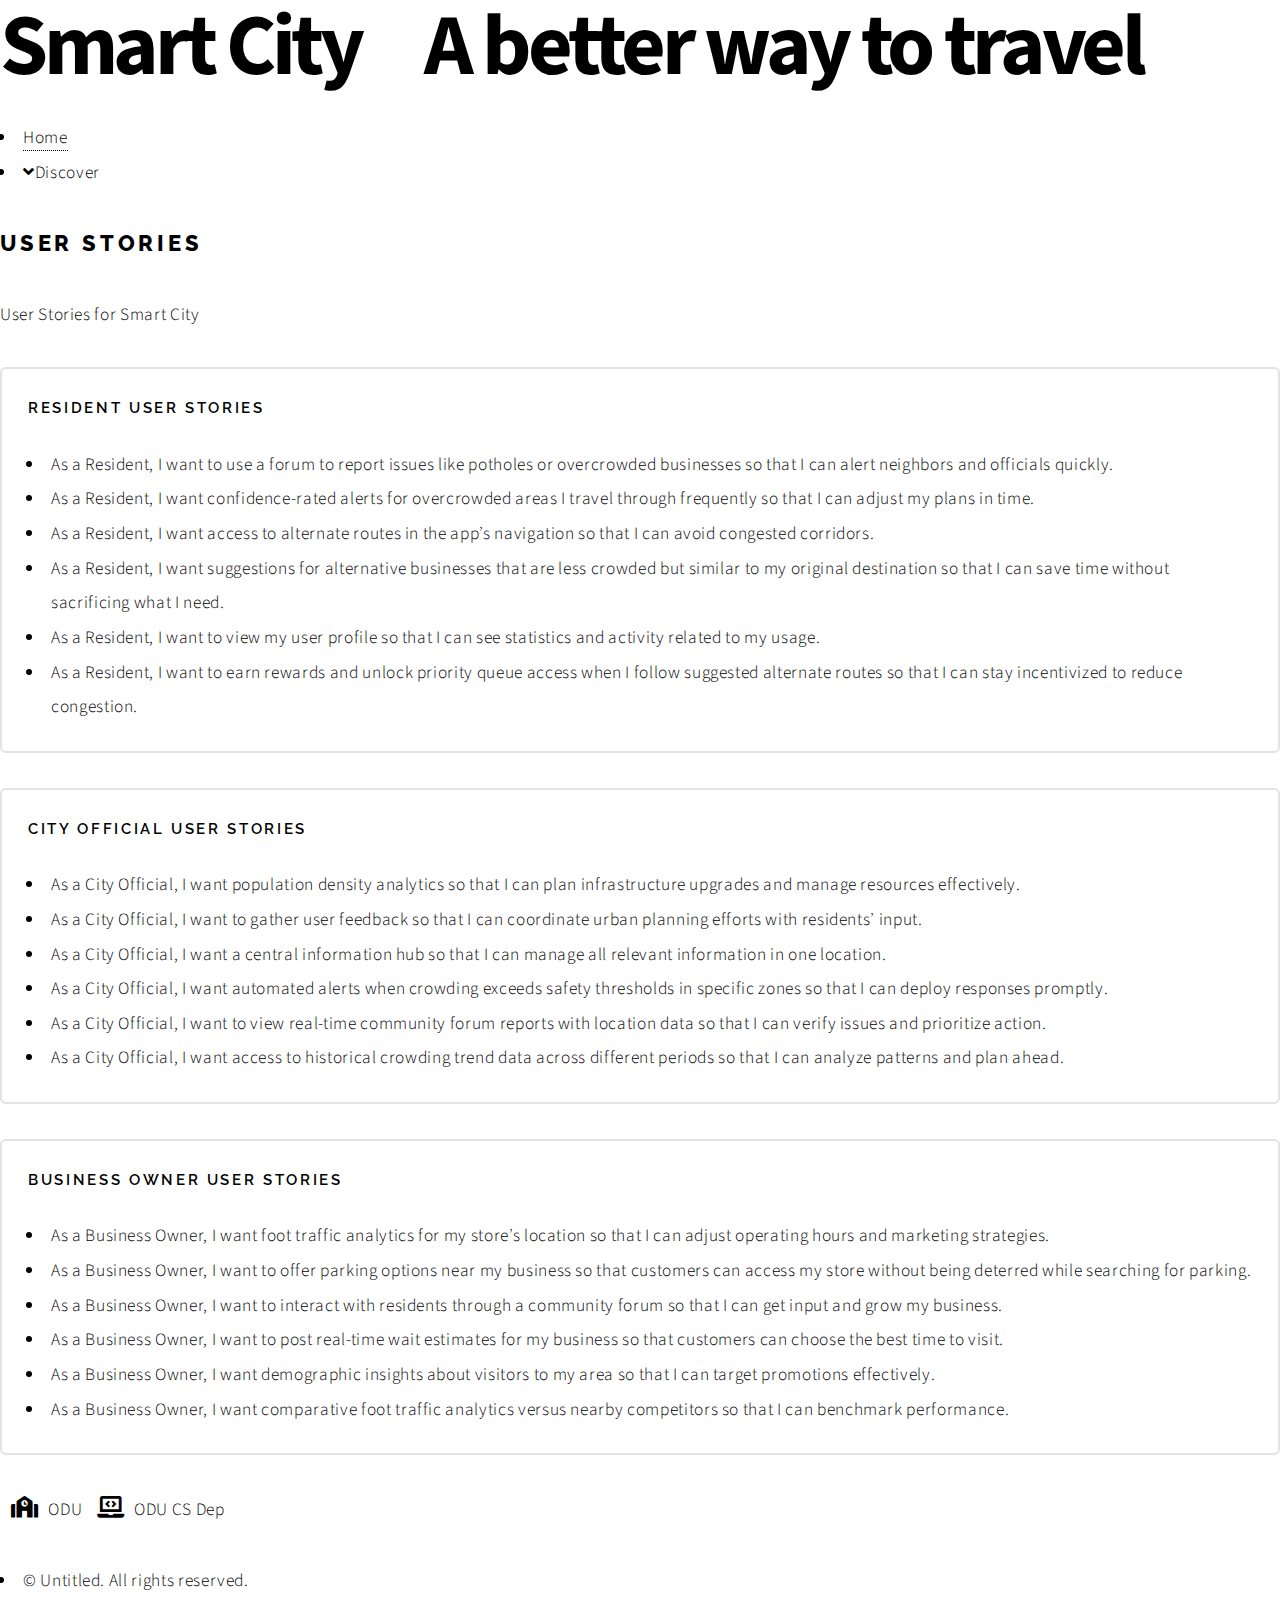
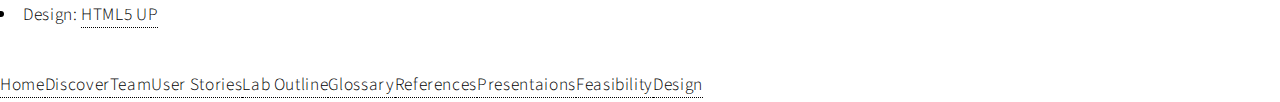
<file: userStories.html>
<!DOCTYPE html>
<!--
	Alpha by HTML5 UP
	html5up.net | @ajlkn
	Free for personal and commercial use under the CCA 3.0 license (html5up.net/license)
-->
<html>
  <head>
    <title>Generic - Alpha by HTML5 UP</title>
    <meta charset="utf-8" />
    <meta
      name="viewport"
      content="width=device-width, initial-scale=1, user-scalable=no"
    />
    <link rel="stylesheet" href="assets/css/main.css" />
  </head>
  <body class="is-preload">
    <div id="page-wrapper">
      <!-- Header -->
				<header id="header">
					<h1><a href="index.html">Smart City</a> &nbsp; &nbsp; A better way to travel</h1>
					<nav id="nav">
						<ul>
							<li><a href="index.html">Home</a></li>
							<li>
								<a href="#" class="icon solid fa-angle-down">Discover</a>
								<ul>
									
									<li><a href="meet_the_team.html">Team</a></li>
									<li><a href="userStories.html">User Stories</a></li>
									<li><a href="Lab Outline.html">Lab Outline</a></li>
									<li><a href="glossary.html">Glossary</a></li>
									<li><a href="references.html">References</a></li>
									
									<li>
										<a href="#">Presentaions</a>
										<ul>
											<li><a href="feasibility.html">Feasibility</a></li>
											<li><a href="design.html">Design</a></li>			
										</ul>
									</li>
								</ul>
							</li>
						</ul>
					</nav>
				</header>


      <!-- Main -->
      <section id="main" class="container">
        <header>
          <h2>User Stories</h2>
          <p>User Stories for Smart City</p>
        </header>
        <div class="box">
          <header>
            <h3><b>Resident User Stories</b></h3>
          </header>
          <ul>
            <li>
              As a Resident, I want to use a forum to report issues like
              potholes or overcrowded businesses so that I can alert neighbors
              and officials quickly.
            </li>
            <li>
              As a Resident, I want confidence-rated alerts for overcrowded
              areas I travel through frequently so that I can adjust my plans in
              time.
            </li>
            <li>
              As a Resident, I want access to alternate routes in the app’s
              navigation so that I can avoid congested corridors.
            </li>
            <li>
              As a Resident, I want suggestions for alternative businesses that
              are less crowded but similar to my original destination so that I
              can save time without sacrificing what I need.
            </li>
            <li>
              As a Resident, I want to view my user profile so that I can see
              statistics and activity related to my usage.
            </li>
            <li>
              As a Resident, I want to earn rewards and unlock priority queue
              access when I follow suggested alternate routes so that I can stay
              incentivized to reduce congestion.
            </li>
          </ul>
        </div>

        <div class="box">
          <header>
            <h3><b>City Official User Stories</b></h3>
          </header>
          <ul>
            <li>
              As a City Official, I want population density analytics so that I
              can plan infrastructure upgrades and manage resources effectively.
            </li>
            <li>
              As a City Official, I want to gather user feedback so that I can
              coordinate urban planning efforts with residents’ input.
            </li>
            <li>
              As a City Official, I want a central information hub so that I can
              manage all relevant information in one location.
            </li>
            <li>
              As a City Official, I want automated alerts when crowding exceeds
              safety thresholds in specific zones so that I can deploy responses
              promptly.
            </li>
            <li>
              As a City Official, I want to view real-time community forum
              reports with location data so that I can verify issues and
              prioritize action.
            </li>
            <li>
              As a City Official, I want access to historical crowding trend
              data across different periods so that I can analyze patterns and
              plan ahead.
            </li>
          </ul>
        </div>

        <div class="box">
          <header>
            <h3><b>Business Owner User Stories</b></h3>
          </header>
          <ul>
            <li>
              As a Business Owner, I want foot traffic analytics for my store’s
              location so that I can adjust operating hours and marketing
              strategies.
            </li>
            <li>
              As a Business Owner, I want to offer parking options near my
              business so that customers can access my store without being
              deterred while searching for parking.
            </li>
            <li>
              As a Business Owner, I want to interact with residents through a
              community forum so that I can get input and grow my business.
            </li>
            <li>
              As a Business Owner, I want to post real-time wait estimates for
              my business so that customers can choose the best time to visit.
            </li>
            <li>
              As a Business Owner, I want demographic insights about visitors to
              my area so that I can target promotions effectively.
            </li>
            <li>
              As a Business Owner, I want comparative foot traffic analytics
              versus nearby competitors so that I can benchmark performance.
            </li>
          </ul>
        </div>
      </section>

      <!-- Footer -->
      <footer id="footer">
        <ul class="icons">
          <li>
            <a href="https://www.odu.edu/" class="icon solid fa-school"></a>
            <span class="label">ODU</span>
          </li>
          <li>
            <a href="https://www.odu.edu/computer-science" class="icon solid fa-laptop-code"></a>
            <span class="label">ODU CS Dep</span>
          </li>
        </ul>
        <ul class="copyright">
          <li>&copy; Untitled. All rights reserved.</li>
          <li>Design: <a href="http://html5up.net">HTML5 UP</a></li>
        </ul>
      </footer>
    </div>

    <!-- Scripts -->
    <script src="assets/js/jquery.min.js"></script>
    <script src="assets/js/jquery.dropotron.min.js"></script>
    <script src="assets/js/jquery.scrollex.min.js"></script>
    <script src="assets/js/browser.min.js"></script>
    <script src="assets/js/breakpoints.min.js"></script>
    <script src="assets/js/util.js"></script>
    <script src="assets/js/main.js"></script>
  </body>
</html>
</file>
<file: assets/css/main.css>
@import url(fontawesome-all.min.css);
@import url("https://fonts.googleapis.com/css?family=Source+Sans+Pro:300,600,700,300i,600i,700i|Raleway:600,800");

/*
	Paradigm Shift by HTML5 UP
	html5up.net | @ajlkn
	Free for personal and commercial use under the CCA 3.0 license (html5up.net/license)
*/

html, body, div, span, applet, object,
iframe, h1, h2, h3, h4, h5, h6, p, blockquote,
pre, a, abbr, acronym, address, big, cite,
code, del, dfn, em, img, ins, kbd, q, s, samp,
small, strike, strong, sub, sup, tt, var, b,
u, i, center, dl, dt, dd, ol, ul, li, fieldset,
form, label, legend, table, caption, tbody,
tfoot, thead, tr, th, td, article, aside,
canvas, details, embed, figure, figcaption,
footer, header, hgroup, menu, nav, output, ruby,
section, summary, time, mark, audio, video {
	margin: 0;
	padding: 0;
	border: 0;
	font-size: 100%;
	font: inherit;
	vertical-align: baseline;}

article, aside, details, figcaption, figure,
footer, header, hgroup, menu, nav, section {
	display: block;}

body {
	line-height: 1;
}

ol, ul {
	list-style: none;
}

blockquote, q {
	quotes: none;
}

	blockquote:before, blockquote:after, q:before, q:after {
		content: '';
		content: none;
	}

table {
	border-collapse: collapse;
	border-spacing: 0;
}

body {
	-webkit-text-size-adjust: none;
}

mark {
	background-color: transparent;
	color: inherit;
}

input::-moz-focus-inner {
	border: 0;
	padding: 0;
}

input, select, textarea {
	-moz-appearance: none;
	-webkit-appearance: none;
	-ms-appearance: none;
	appearance: none;
}

/* Basic */

	@-ms-viewport {
		width: device-width;
	}

	body {
		-ms-overflow-style: scrollbar;
	}

	@media screen and (max-width: 480px) {

		html, body {
			min-width: 320px;
		}

	}

	html {
		box-sizing: border-box;
	}

	*, *:before, *:after {
		box-sizing: inherit;
	}

	html {
		overflow-x: hidden;
	}

	body {
		background: #ffffff;
		overflow-x: hidden;
	}

		body.is-preload *, body.is-preload *:before, body.is-preload *:after {
			-moz-animation: none !important;
			-webkit-animation: none !important;
			-ms-animation: none !important;
			animation: none !important;
			-moz-transition: none !important;
			-webkit-transition: none !important;
			-ms-transition: none !important;
			transition: none !important;
		}

/* Typography */

	html {
		font-size: 18pt;
	}

		@media screen and (max-width: 1920px) {

			html {
				font-size: 13pt;
			}

		}

		@media screen and (max-width: 1152px) {

			html {
				font-size: 14pt;
			}

		}

		@media screen and (max-width: 736px) {

			html {
				font-size: 12pt;
			}

		}

		@media screen and (max-width: 480px) {

			html {
				font-size: 11pt;
			}

		}

	body {
		background-color: #ffffff;
		color: #000000;
	}

	body, input, select, textarea {
		color: #000000;
		font-family: "Source Sans Pro", Helvetica, sans-serif;
		font-size: 1rem;
		font-weight: 300;
		letter-spacing: 0.0375em;
		line-height: 2;
	}

	a {
		-moz-transition: border-bottom-color 0.25s ease-in-out;
		-webkit-transition: border-bottom-color 0.25s ease-in-out;
		-ms-transition: border-bottom-color 0.25s ease-in-out;
		transition: border-bottom-color 0.25s ease-in-out;
		text-decoration: none;
		color: #000000;
		border-bottom: dotted 1px;
	}

		a:hover {
			text-decoration: none;
			border-bottom-color: transparent;
		}

	strong, b {
		font-weight: 600;
		color: #000000;
	}

	em, i {
		font-style: italic;
	}

	p {
		margin: 0 0 2rem 0;
	}

	h1, h2, h3, h4, h5, h6 {
		color: #000000;
		font-family: "Raleway", Helvetica, sans-serif;
		font-weight: 600;
		letter-spacing: 0.175em;
		line-height: 1.75;
		margin: 0 0 1.5rem 0;
		text-transform: uppercase;
	}

		h1 a, h2 a, h3 a, h4 a, h5 a, h6 a {
			color: inherit;
			text-decoration: none;
		}

	h1 {
		font-family: "Source Sans Pro", Helvetica, sans-serif;
		font-size: 5rem;
		font-weight: 700;
		letter-spacing: -0.05em;
		line-height: 1.1;
		margin: 0 0 1.5rem 0;
		text-transform: none;
	}

	h2 {
		font-size: 1.25rem;
		font-weight: 800;
		margin: 0 0 2rem 0;
	}

	h3 {
		font-size: 0.875rem;
	}

	h4 {
		font-size: 0.875rem;
	}

	h5 {
		font-size: 0.75rem;
	}

	h6 {
		font-size: 0.625rem;
	}

	@media screen and (max-width: 736px) {

		h1 {
			font-size: 4.5rem;
			line-height: 1.1;
		}

		h2 {
			font-size: 1.25rem;
			line-height: 1.7;
		}

		h3 {
			font-size: 0.9rem;
		}

		h4 {
			font-size: 0.75rem;
		}

		h5 {
			font-size: 0.675rem;
		}

	}

	@media screen and (max-width: 360px) {

		h1 {
			font-size: 3.75rem;
		}

		h2 {
			font-size: 1.125rem;
		}

		h3 {
			font-size: 0.8rem;
		}

		h4 {
			font-size: 0.675rem;
		}

		h5 {
			font-size: 0.675rem;
		}

	}

	sub {
		font-size: 0.8rem;
		position: relative;
		top: 0.5rem;
	}

	sup {
		font-size: 0.8rem;
		position: relative;
		top: -0.5rem;
	}

	blockquote {
		border-left: solid 0.5rem rgba(144, 144, 144, 0.25);
		font-style: italic;
		margin: 0 0 2rem 0;
		padding: 1rem 0 1rem 2rem;
	}

	code {
		background: rgba(144, 144, 144, 0.1);
		border-radius: 0.325rem;
		font-family: "Courier New", monospace;
		font-size: 0.9rem;
		margin: 0 0.25rem;
		padding: 0.25rem 0.65rem;
	}

	pre {
		-webkit-overflow-scrolling: touch;
		font-family: "Courier New", monospace;
		font-size: 0.9rem;
		margin: 0 0 2rem 0;
		width: 100%;
	}

		pre code {
			display: block;
			line-height: 1.75;
			padding: 1rem 1.5rem;
			overflow-x: auto;
		}

	hr {
		border: 0;
		border-bottom: solid 2px rgba(144, 144, 144, 0.25);
		margin: 3rem 0;
	}

		hr.major {
			margin: 5rem 0;
		}

		@media screen and (max-width: 736px) {

			hr.major {
				margin: 3rem 0;
			}

		}

/* Row */

	.row {
		display: flex;
		flex-wrap: wrap;
		box-sizing: border-box;
		align-items: stretch;
	}

		.row > * {
			box-sizing: border-box;
		}

		.row.gtr-uniform > * > :last-child {
			margin-bottom: 0;
		}

		.row.aln-left {
			justify-content: flex-start;
		}

		.row.aln-center {
			justify-content: center;
		}

		.row.aln-right {
			justify-content: flex-end;
		}

		.row.aln-top {
			align-items: flex-start;
		}

		.row.aln-middle {
			align-items: center;
		}

		.row.aln-bottom {
			align-items: flex-end;
		}

		.row > .imp {
			order: -1;
		}

		.row > .col-1 {
			width: 8.33333%;
		}

		.row > .off-1 {
			margin-left: 8.33333%;
		}

		.row > .col-2 {
			width: 16.66667%;
		}

		.row > .off-2 {
			margin-left: 16.66667%;
		}

		.row > .col-3 {
			width: 25%;
		}

		.row > .off-3 {
			margin-left: 25%;
		}

		.row > .col-4 {
			width: 33.33333%;
		}

		.row > .off-4 {
			margin-left: 33.33333%;
		}

		.row > .col-5 {
			width: 41.66667%;
		}

		.row > .off-5 {
			margin-left: 41.66667%;
		}

		.row > .col-6 {
			width: 50%;
		}

		.row > .off-6 {
			margin-left: 50%;
		}

		.row > .col-7 {
			width: 58.33333%;
		}

		.row > .off-7 {
			margin-left: 58.33333%;
		}

		.row > .col-8 {
			width: 66.66667%;
		}

		.row > .off-8 {
			margin-left: 66.66667%;
		}

		.row > .col-9 {
			width: 75%;
		}

		.row > .off-9 {
			margin-left: 75%;
		}

		.row > .col-10 {
			width: 83.33333%;
		}

		.row > .off-10 {
			margin-left: 83.33333%;
		}

		.row > .col-11 {
			width: 91.66667%;
		}

		.row > .off-11 {
			margin-left: 91.66667%;
		}

		.row > .col-12 {
			width: 100%;
		}

		.row > .off-12 {
			margin-left: 100%;
		}

		.row.gtr-0 {
			margin-top: 0;
			margin-left: 0rem;
		}

			.row.gtr-0 > * {
				padding: 0 0 0 0rem;
			}

			.row.gtr-0.gtr-uniform {
				margin-top: 0rem;
			}

				.row.gtr-0.gtr-uniform > * {
					padding-top: 0rem;
				}

		.row.gtr-25 {
			margin-top: 0;
			margin-left: -0.5rem;
		}

			.row.gtr-25 > * {
				padding: 0 0 0 0.5rem;
			}

			.row.gtr-25.gtr-uniform {
				margin-top: -0.5rem;
			}

				.row.gtr-25.gtr-uniform > * {
					padding-top: 0.5rem;
				}

		.row.gtr-50 {
			margin-top: 0;
			margin-left: -1rem;
		}

			.row.gtr-50 > * {
				padding: 0 0 0 1rem;
			}

			.row.gtr-50.gtr-uniform {
				margin-top: -1rem;
			}

				.row.gtr-50.gtr-uniform > * {
					padding-top: 1rem;
				}

		.row {
			margin-top: 0;
			margin-left: -2rem;
		}

			.row > * {
				padding: 0 0 0 2rem;
			}

			.row.gtr-uniform {
				margin-top: -2rem;
			}

				.row.gtr-uniform > * {
					padding-top: 2rem;
				}

		.row.gtr-150 {
			margin-top: 0;
			margin-left: -3rem;
		}

			.row.gtr-150 > * {
				padding: 0 0 0 3rem;
			}

			.row.gtr-150.gtr-uniform {
				margin-top: -3rem;
			}

				.row.gtr-150.gtr-uniform > * {
					padding-top: 3rem;
				}

		.row.gtr-200 {
			margin-top: 0;
			margin-left: -4rem;
		}

			.row.gtr-200 > * {
				padding: 0 0 0 4rem;
			}

			.row.gtr-200.gtr-uniform {
				margin-top: -4rem;
			}

				.row.gtr-200.gtr-uniform > * {
					padding-top: 4rem;
				}

		@media screen and (max-width: 1920px) {

			.row {
				display: flex;
				flex-wrap: wrap;
				box-sizing: border-box;
				align-items: stretch;
			}

				.row > * {
					box-sizing: border-box;
				}

				.row.gtr-uniform > * > :last-child {
					margin-bottom: 0;
				}

				.row.aln-left {
					justify-content: flex-start;
				}

				.row.aln-center {
					justify-content: center;
				}

				.row.aln-right {
					justify-content: flex-end;
				}

				.row.aln-top {
					align-items: flex-start;
				}

				.row.aln-middle {
					align-items: center;
				}

				.row.aln-bottom {
					align-items: flex-end;
				}

				.row > .imp-xlarge {
					order: -1;
				}

				.row > .col-1-xlarge {
					width: 8.33333%;
				}

				.row > .off-1-xlarge {
					margin-left: 8.33333%;
				}

				.row > .col-2-xlarge {
					width: 16.66667%;
				}

				.row > .off-2-xlarge {
					margin-left: 16.66667%;
				}

				.row > .col-3-xlarge {
					width: 25%;
				}

				.row > .off-3-xlarge {
					margin-left: 25%;
				}

				.row > .col-4-xlarge {
					width: 33.33333%;
				}

				.row > .off-4-xlarge {
					margin-left: 33.33333%;
				}

				.row > .col-5-xlarge {
					width: 41.66667%;
				}

				.row > .off-5-xlarge {
					margin-left: 41.66667%;
				}

				.row > .col-6-xlarge {
					width: 50%;
				}

				.row > .off-6-xlarge {
					margin-left: 50%;
				}

				.row > .col-7-xlarge {
					width: 58.33333%;
				}

				.row > .off-7-xlarge {
					margin-left: 58.33333%;
				}

				.row > .col-8-xlarge {
					width: 66.66667%;
				}

				.row > .off-8-xlarge {
					margin-left: 66.66667%;
				}

				.row > .col-9-xlarge {
					width: 75%;
				}

				.row > .off-9-xlarge {
					margin-left: 75%;
				}

				.row > .col-10-xlarge {
					width: 83.33333%;
				}

				.row > .off-10-xlarge {
					margin-left: 83.33333%;
				}

				.row > .col-11-xlarge {
					width: 91.66667%;
				}

				.row > .off-11-xlarge {
					margin-left: 91.66667%;
				}

				.row > .col-12-xlarge {
					width: 100%;
				}

				.row > .off-12-xlarge {
					margin-left: 100%;
				}

				.row.gtr-0 {
					margin-top: 0;
					margin-left: 0rem;
				}

					.row.gtr-0 > * {
						padding: 0 0 0 0rem;
					}

					.row.gtr-0.gtr-uniform {
						margin-top: 0rem;
					}

						.row.gtr-0.gtr-uniform > * {
							padding-top: 0rem;
						}

				.row.gtr-25 {
					margin-top: 0;
					margin-left: -0.5rem;
				}

					.row.gtr-25 > * {
						padding: 0 0 0 0.5rem;
					}

					.row.gtr-25.gtr-uniform {
						margin-top: -0.5rem;
					}

						.row.gtr-25.gtr-uniform > * {
							padding-top: 0.5rem;
						}

				.row.gtr-50 {
					margin-top: 0;
					margin-left: -1rem;
				}

					.row.gtr-50 > * {
						padding: 0 0 0 1rem;
					}

					.row.gtr-50.gtr-uniform {
						margin-top: -1rem;
					}

						.row.gtr-50.gtr-uniform > * {
							padding-top: 1rem;
						}

				.row {
					margin-top: 0;
					margin-left: -2rem;
				}

					.row > * {
						padding: 0 0 0 2rem;
					}

					.row.gtr-uniform {
						margin-top: -2rem;
					}

						.row.gtr-uniform > * {
							padding-top: 2rem;
						}

				.row.gtr-150 {
					margin-top: 0;
					margin-left: -3rem;
				}

					.row.gtr-150 > * {
						padding: 0 0 0 3rem;
					}

					.row.gtr-150.gtr-uniform {
						margin-top: -3rem;
					}

						.row.gtr-150.gtr-uniform > * {
							padding-top: 3rem;
						}

				.row.gtr-200 {
					margin-top: 0;
					margin-left: -4rem;
				}

					.row.gtr-200 > * {
						padding: 0 0 0 4rem;
					}

					.row.gtr-200.gtr-uniform {
						margin-top: -4rem;
					}

						.row.gtr-200.gtr-uniform > * {
							padding-top: 4rem;
						}

		}

		@media screen and (max-width: 1280px) {

			.row {
				display: flex;
				flex-wrap: wrap;
				box-sizing: border-box;
				align-items: stretch;
			}

				.row > * {
					box-sizing: border-box;
				}

				.row.gtr-uniform > * > :last-child {
					margin-bottom: 0;
				}

				.row.aln-left {
					justify-content: flex-start;
				}

				.row.aln-center {
					justify-content: center;
				}

				.row.aln-right {
					justify-content: flex-end;
				}

				.row.aln-top {
					align-items: flex-start;
				}

				.row.aln-middle {
					align-items: center;
				}

				.row.aln-bottom {
					align-items: flex-end;
				}

				.row > .imp-large {
					order: -1;
				}

				.row > .col-1-large {
					width: 8.33333%;
				}

				.row > .off-1-large {
					margin-left: 8.33333%;
				}

				.row > .col-2-large {
					width: 16.66667%;
				}

				.row > .off-2-large {
					margin-left: 16.66667%;
				}

				.row > .col-3-large {
					width: 25%;
				}

				.row > .off-3-large {
					margin-left: 25%;
				}

				.row > .col-4-large {
					width: 33.33333%;
				}

				.row > .off-4-large {
					margin-left: 33.33333%;
				}

				.row > .col-5-large {
					width: 41.66667%;
				}

				.row > .off-5-large {
					margin-left: 41.66667%;
				}

				.row > .col-6-large {
					width: 50%;
				}

				.row > .off-6-large {
					margin-left: 50%;
				}

				.row > .col-7-large {
					width: 58.33333%;
				}

				.row > .off-7-large {
					margin-left: 58.33333%;
				}

				.row > .col-8-large {
					width: 66.66667%;
				}

				.row > .off-8-large {
					margin-left: 66.66667%;
				}

				.row > .col-9-large {
					width: 75%;
				}

				.row > .off-9-large {
					margin-left: 75%;
				}

				.row > .col-10-large {
					width: 83.33333%;
				}

				.row > .off-10-large {
					margin-left: 83.33333%;
				}

				.row > .col-11-large {
					width: 91.66667%;
				}

				.row > .off-11-large {
					margin-left: 91.66667%;
				}

				.row > .col-12-large {
					width: 100%;
				}

				.row > .off-12-large {
					margin-left: 100%;
				}

				.row.gtr-0 {
					margin-top: 0;
					margin-left: 0rem;
				}

					.row.gtr-0 > * {
						padding: 0 0 0 0rem;
					}

					.row.gtr-0.gtr-uniform {
						margin-top: 0rem;
					}

						.row.gtr-0.gtr-uniform > * {
							padding-top: 0rem;
						}

				.row.gtr-25 {
					margin-top: 0;
					margin-left: -0.375rem;
				}

					.row.gtr-25 > * {
						padding: 0 0 0 0.375rem;
					}

					.row.gtr-25.gtr-uniform {
						margin-top: -0.375rem;
					}

						.row.gtr-25.gtr-uniform > * {
							padding-top: 0.375rem;
						}

				.row.gtr-50 {
					margin-top: 0;
					margin-left: -0.75rem;
				}

					.row.gtr-50 > * {
						padding: 0 0 0 0.75rem;
					}

					.row.gtr-50.gtr-uniform {
						margin-top: -0.75rem;
					}

						.row.gtr-50.gtr-uniform > * {
							padding-top: 0.75rem;
						}

				.row {
					margin-top: 0;
					margin-left: -1.5rem;
				}

					.row > * {
						padding: 0 0 0 1.5rem;
					}

					.row.gtr-uniform {
						margin-top: -1.5rem;
					}

						.row.gtr-uniform > * {
							padding-top: 1.5rem;
						}

				.row.gtr-150 {
					margin-top: 0;
					margin-left: -2.25rem;
				}

					.row.gtr-150 > * {
						padding: 0 0 0 2.25rem;
					}

					.row.gtr-150.gtr-uniform {
						margin-top: -2.25rem;
					}

						.row.gtr-150.gtr-uniform > * {
							padding-top: 2.25rem;
						}

				.row.gtr-200 {
					margin-top: 0;
					margin-left: -3rem;
				}

					.row.gtr-200 > * {
						padding: 0 0 0 3rem;
					}

					.row.gtr-200.gtr-uniform {
						margin-top: -3rem;
					}

						.row.gtr-200.gtr-uniform > * {
							padding-top: 3rem;
						}

		}

		@media screen and (max-width: 1152px) {

			.row {
				display: flex;
				flex-wrap: wrap;
				box-sizing: border-box;
				align-items: stretch;
			}

				.row > * {
					box-sizing: border-box;
				}

				.row.gtr-uniform > * > :last-child {
					margin-bottom: 0;
				}

				.row.aln-left {
					justify-content: flex-start;
				}

				.row.aln-center {
					justify-content: center;
				}

				.row.aln-right {
					justify-content: flex-end;
				}

				.row.aln-top {
					align-items: flex-start;
				}

				.row.aln-middle {
					align-items: center;
				}

				.row.aln-bottom {
					align-items: flex-end;
				}

				.row > .imp-medium {
					order: -1;
				}

				.row > .col-1-medium {
					width: 8.33333%;
				}

				.row > .off-1-medium {
					margin-left: 8.33333%;
				}

				.row > .col-2-medium {
					width: 16.66667%;
				}

				.row > .off-2-medium {
					margin-left: 16.66667%;
				}

				.row > .col-3-medium {
					width: 25%;
				}

				.row > .off-3-medium {
					margin-left: 25%;
				}

				.row > .col-4-medium {
					width: 33.33333%;
				}

				.row > .off-4-medium {
					margin-left: 33.33333%;
				}

				.row > .col-5-medium {
					width: 41.66667%;
				}

				.row > .off-5-medium {
					margin-left: 41.66667%;
				}

				.row > .col-6-medium {
					width: 50%;
				}

				.row > .off-6-medium {
					margin-left: 50%;
				}

				.row > .col-7-medium {
					width: 58.33333%;
				}

				.row > .off-7-medium {
					margin-left: 58.33333%;
				}

				.row > .col-8-medium {
					width: 66.66667%;
				}

				.row > .off-8-medium {
					margin-left: 66.66667%;
				}

				.row > .col-9-medium {
					width: 75%;
				}

				.row > .off-9-medium {
					margin-left: 75%;
				}

				.row > .col-10-medium {
					width: 83.33333%;
				}

				.row > .off-10-medium {
					margin-left: 83.33333%;
				}

				.row > .col-11-medium {
					width: 91.66667%;
				}

				.row > .off-11-medium {
					margin-left: 91.66667%;
				}

				.row > .col-12-medium {
					width: 100%;
				}

				.row > .off-12-medium {
					margin-left: 100%;
				}

				.row.gtr-0 {
					margin-top: 0;
					margin-left: 0rem;
				}

					.row.gtr-0 > * {
						padding: 0 0 0 0rem;
					}

					.row.gtr-0.gtr-uniform {
						margin-top: 0rem;
					}

						.row.gtr-0.gtr-uniform > * {
							padding-top: 0rem;
						}

				.row.gtr-25 {
					margin-top: 0;
					margin-left: -0.375rem;
				}

					.row.gtr-25 > * {
						padding: 0 0 0 0.375rem;
					}

					.row.gtr-25.gtr-uniform {
						margin-top: -0.375rem;
					}

						.row.gtr-25.gtr-uniform > * {
							padding-top: 0.375rem;
						}

				.row.gtr-50 {
					margin-top: 0;
					margin-left: -0.75rem;
				}

					.row.gtr-50 > * {
						padding: 0 0 0 0.75rem;
					}

					.row.gtr-50.gtr-uniform {
						margin-top: -0.75rem;
					}

						.row.gtr-50.gtr-uniform > * {
							padding-top: 0.75rem;
						}

				.row {
					margin-top: 0;
					margin-left: -1.5rem;
				}

					.row > * {
						padding: 0 0 0 1.5rem;
					}

					.row.gtr-uniform {
						margin-top: -1.5rem;
					}

						.row.gtr-uniform > * {
							padding-top: 1.5rem;
						}

				.row.gtr-150 {
					margin-top: 0;
					margin-left: -2.25rem;
				}

					.row.gtr-150 > * {
						padding: 0 0 0 2.25rem;
					}

					.row.gtr-150.gtr-uniform {
						margin-top: -2.25rem;
					}

						.row.gtr-150.gtr-uniform > * {
							padding-top: 2.25rem;
						}

				.row.gtr-200 {
					margin-top: 0;
					margin-left: -3rem;
				}

					.row.gtr-200 > * {
						padding: 0 0 0 3rem;
					}

					.row.gtr-200.gtr-uniform {
						margin-top: -3rem;
					}

						.row.gtr-200.gtr-uniform > * {
							padding-top: 3rem;
						}

		}

		@media screen and (max-width: 736px) {

			.row {
				display: flex;
				flex-wrap: wrap;
				box-sizing: border-box;
				align-items: stretch;
			}

				.row > * {
					box-sizing: border-box;
				}

				.row.gtr-uniform > * > :last-child {
					margin-bottom: 0;
				}

				.row.aln-left {
					justify-content: flex-start;
				}

				.row.aln-center {
					justify-content: center;
				}

				.row.aln-right {
					justify-content: flex-end;
				}

				.row.aln-top {
					align-items: flex-start;
				}

				.row.aln-middle {
					align-items: center;
				}

				.row.aln-bottom {
					align-items: flex-end;
				}

				.row > .imp-small {
					order: -1;
				}

				.row > .col-1-small {
					width: 8.33333%;
				}

				.row > .off-1-small {
					margin-left: 8.33333%;
				}

				.row > .col-2-small {
					width: 16.66667%;
				}

				.row > .off-2-small {
					margin-left: 16.66667%;
				}

				.row > .col-3-small {
					width: 25%;
				}

				.row > .off-3-small {
					margin-left: 25%;
				}

				.row > .col-4-small {
					width: 33.33333%;
				}

				.row > .off-4-small {
					margin-left: 33.33333%;
				}

				.row > .col-5-small {
					width: 41.66667%;
				}

				.row > .off-5-small {
					margin-left: 41.66667%;
				}

				.row > .col-6-small {
					width: 50%;
				}

				.row > .off-6-small {
					margin-left: 50%;
				}

				.row > .col-7-small {
					width: 58.33333%;
				}

				.row > .off-7-small {
					margin-left: 58.33333%;
				}

				.row > .col-8-small {
					width: 66.66667%;
				}

				.row > .off-8-small {
					margin-left: 66.66667%;
				}

				.row > .col-9-small {
					width: 75%;
				}

				.row > .off-9-small {
					margin-left: 75%;
				}

				.row > .col-10-small {
					width: 83.33333%;
				}

				.row > .off-10-small {
					margin-left: 83.33333%;
				}

				.row > .col-11-small {
					width: 91.66667%;
				}

				.row > .off-11-small {
					margin-left: 91.66667%;
				}

				.row > .col-12-small {
					width: 100%;
				}

				.row > .off-12-small {
					margin-left: 100%;
				}

				.row.gtr-0 {
					margin-top: 0;
					margin-left: 0rem;
				}

					.row.gtr-0 > * {
						padding: 0 0 0 0rem;
					}

					.row.gtr-0.gtr-uniform {
						margin-top: 0rem;
					}

						.row.gtr-0.gtr-uniform > * {
							padding-top: 0rem;
						}

				.row.gtr-25 {
					margin-top: 0;
					margin-left: -0.3125rem;
				}

					.row.gtr-25 > * {
						padding: 0 0 0 0.3125rem;
					}

					.row.gtr-25.gtr-uniform {
						margin-top: -0.3125rem;
					}

						.row.gtr-25.gtr-uniform > * {
							padding-top: 0.3125rem;
						}

				.row.gtr-50 {
					margin-top: 0;
					margin-left: -0.625rem;
				}

					.row.gtr-50 > * {
						padding: 0 0 0 0.625rem;
					}

					.row.gtr-50.gtr-uniform {
						margin-top: -0.625rem;
					}

						.row.gtr-50.gtr-uniform > * {
							padding-top: 0.625rem;
						}

				.row {
					margin-top: 0;
					margin-left: -1.25rem;
				}

					.row > * {
						padding: 0 0 0 1.25rem;
					}

					.row.gtr-uniform {
						margin-top: -1.25rem;
					}

						.row.gtr-uniform > * {
							padding-top: 1.25rem;
						}

				.row.gtr-150 {
					margin-top: 0;
					margin-left: -1.875rem;
				}

					.row.gtr-150 > * {
						padding: 0 0 0 1.875rem;
					}

					.row.gtr-150.gtr-uniform {
						margin-top: -1.875rem;
					}

						.row.gtr-150.gtr-uniform > * {
							padding-top: 1.875rem;
						}

				.row.gtr-200 {
					margin-top: 0;
					margin-left: -2.5rem;
				}

					.row.gtr-200 > * {
						padding: 0 0 0 2.5rem;
					}

					.row.gtr-200.gtr-uniform {
						margin-top: -2.5rem;
					}

						.row.gtr-200.gtr-uniform > * {
							padding-top: 2.5rem;
						}

		}

		@media screen and (max-width: 480px) {

			.row {
				display: flex;
				flex-wrap: wrap;
				box-sizing: border-box;
				align-items: stretch;
			}

				.row > * {
					box-sizing: border-box;
				}

				.row.gtr-uniform > * > :last-child {
					margin-bottom: 0;
				}

				.row.aln-left {
					justify-content: flex-start;
				}

				.row.aln-center {
					justify-content: center;
				}

				.row.aln-right {
					justify-content: flex-end;
				}

				.row.aln-top {
					align-items: flex-start;
				}

				.row.aln-middle {
					align-items: center;
				}

				.row.aln-bottom {
					align-items: flex-end;
				}

				.row > .imp-xsmall {
					order: -1;
				}

				.row > .col-1-xsmall {
					width: 8.33333%;
				}

				.row > .off-1-xsmall {
					margin-left: 8.33333%;
				}

				.row > .col-2-xsmall {
					width: 16.66667%;
				}

				.row > .off-2-xsmall {
					margin-left: 16.66667%;
				}

				.row > .col-3-xsmall {
					width: 25%;
				}

				.row > .off-3-xsmall {
					margin-left: 25%;
				}

				.row > .col-4-xsmall {
					width: 33.33333%;
				}

				.row > .off-4-xsmall {
					margin-left: 33.33333%;
				}

				.row > .col-5-xsmall {
					width: 41.66667%;
				}

				.row > .off-5-xsmall {
					margin-left: 41.66667%;
				}

				.row > .col-6-xsmall {
					width: 50%;
				}

				.row > .off-6-xsmall {
					margin-left: 50%;
				}

				.row > .col-7-xsmall {
					width: 58.33333%;
				}

				.row > .off-7-xsmall {
					margin-left: 58.33333%;
				}

				.row > .col-8-xsmall {
					width: 66.66667%;
				}

				.row > .off-8-xsmall {
					margin-left: 66.66667%;
				}

				.row > .col-9-xsmall {
					width: 75%;
				}

				.row > .off-9-xsmall {
					margin-left: 75%;
				}

				.row > .col-10-xsmall {
					width: 83.33333%;
				}

				.row > .off-10-xsmall {
					margin-left: 83.33333%;
				}

				.row > .col-11-xsmall {
					width: 91.66667%;
				}

				.row > .off-11-xsmall {
					margin-left: 91.66667%;
				}

				.row > .col-12-xsmall {
					width: 100%;
				}

				.row > .off-12-xsmall {
					margin-left: 100%;
				}

				.row.gtr-0 {
					margin-top: 0;
					margin-left: 0rem;
				}

					.row.gtr-0 > * {
						padding: 0 0 0 0rem;
					}

					.row.gtr-0.gtr-uniform {
						margin-top: 0rem;
					}

						.row.gtr-0.gtr-uniform > * {
							padding-top: 0rem;
						}

				.row.gtr-25 {
					margin-top: 0;
					margin-left: -0.3125rem;
				}

					.row.gtr-25 > * {
						padding: 0 0 0 0.3125rem;
					}

					.row.gtr-25.gtr-uniform {
						margin-top: -0.3125rem;
					}

						.row.gtr-25.gtr-uniform > * {
							padding-top: 0.3125rem;
						}

				.row.gtr-50 {
					margin-top: 0;
					margin-left: -0.625rem;
				}

					.row.gtr-50 > * {
						padding: 0 0 0 0.625rem;
					}

					.row.gtr-50.gtr-uniform {
						margin-top: -0.625rem;
					}

						.row.gtr-50.gtr-uniform > * {
							padding-top: 0.625rem;
						}

				.row {
					margin-top: 0;
					margin-left: -1.25rem;
				}

					.row > * {
						padding: 0 0 0 1.25rem;
					}

					.row.gtr-uniform {
						margin-top: -1.25rem;
					}

						.row.gtr-uniform > * {
							padding-top: 1.25rem;
						}

				.row.gtr-150 {
					margin-top: 0;
					margin-left: -1.875rem;
				}

					.row.gtr-150 > * {
						padding: 0 0 0 1.875rem;
					}

					.row.gtr-150.gtr-uniform {
						margin-top: -1.875rem;
					}

						.row.gtr-150.gtr-uniform > * {
							padding-top: 1.875rem;
						}

				.row.gtr-200 {
					margin-top: 0;
					margin-left: -2.5rem;
				}

					.row.gtr-200 > * {
						padding: 0 0 0 2.5rem;
					}

					.row.gtr-200.gtr-uniform {
						margin-top: -2.5rem;
					}

						.row.gtr-200.gtr-uniform > * {
							padding-top: 2.5rem;
						}

		}

/* Box */

	.box {
		border: solid 2px rgba(144, 144, 144, 0.25);
		border-radius: 0.325rem;
		margin-bottom: 2rem;
		padding: 1.5rem;
	}

		.box > :last-child {
			margin-bottom: 0;
		}

		.box.alt {
			border: 0;
			border-radius: 0;
			padding: 0;
		}

/* Button */

	input[type="submit"],
	input[type="reset"],
	input[type="button"],
	button,
	.button {
		-moz-appearance: none;
		-webkit-appearance: none;
		-ms-appearance: none;
		appearance: none;
		-moz-transition: background-color 0.25s ease-in-out, box-shadow 0.25s ease-in-out, color 0.25s ease-in-out;
		-webkit-transition: background-color 0.25s ease-in-out, box-shadow 0.25s ease-in-out, color 0.25s ease-in-out;
		-ms-transition: background-color 0.25s ease-in-out, box-shadow 0.25s ease-in-out, color 0.25s ease-in-out;
		transition: background-color 0.25s ease-in-out, box-shadow 0.25s ease-in-out, color 0.25s ease-in-out;
		background-color: transparent;
		border-radius: 0.325rem;
		border: 0;
		box-shadow: inset 0 0 0 2px rgba(144, 144, 144, 0.25);
		color: #000000 !important;
		cursor: pointer;
		display: inline-block;
		font-family: "Raleway", Helvetica, sans-serif;
		font-size: 0.6rem;
		font-weight: 600;
		height: 3rem;
		letter-spacing: 0.175em;
		line-height: 3rem;
		padding: 0 2rem;
		text-align: center;
		text-decoration: none;
		text-transform: uppercase;
		white-space: nowrap;
	}

		input[type="submit"]:hover,
		input[type="reset"]:hover,
		input[type="button"]:hover,
		button:hover,
		.button:hover {
			box-shadow: inset 0 0 0 2px #2ee4bb;
			color: #2ee4bb !important;
		}

		input[type="submit"]:active,
		input[type="reset"]:active,
		input[type="button"]:active,
		button:active,
		.button:active {
			background-color: rgba(73, 252, 212, 0.25);
			box-shadow: inset 0 0 0 2px #2ee4bb;
			color: #2ee4bb !important;
		}

		input[type="submit"].small,
		input[type="reset"].small,
		input[type="button"].small,
		button.small,
		.button.small {
			font-size: 0.5rem;
			height: 2.25rem;
			line-height: 2.25rem;
			padding: 0 1.25rem;
		}

		input[type="submit"].large,
		input[type="reset"].large,
		input[type="button"].large,
		button.large,
		.button.large {
			font-size: 0.7rem;
			height: 3.2625rem;
			line-height: 3.2625rem;
			padding: 0 3.25rem;
		}

		input[type="submit"].wide,
		input[type="reset"].wide,
		input[type="button"].wide,
		button.wide,
		.button.wide {
			min-width: 13rem;
		}

		input[type="submit"].icon:before,
		input[type="reset"].icon:before,
		input[type="button"].icon:before,
		button.icon:before,
		.button.icon:before {
			margin-right: 0.5rem;
		}

		input[type="submit"].fit,
		input[type="reset"].fit,
		input[type="button"].fit,
		button.fit,
		.button.fit {
			width: 100%;
		}

		input[type="submit"].disabled, input[type="submit"]:disabled,
		input[type="reset"].disabled,
		input[type="reset"]:disabled,
		input[type="button"].disabled,
		input[type="button"]:disabled,
		button.disabled,
		button:disabled,
		.button.disabled,
		.button:disabled {
			pointer-events: none;
			opacity: 0.25;
		}

		input[type="submit"].primary,
		input[type="reset"].primary,
		input[type="button"].primary,
		button.primary,
		.button.primary {
			background-color: #49fcd4;
			box-shadow: none;
			color: #000000 !important;
		}

			input[type="submit"].primary:hover,
			input[type="reset"].primary:hover,
			input[type="button"].primary:hover,
			button.primary:hover,
			.button.primary:hover {
				background-color: #93ffe7;
			}

			input[type="submit"].primary:active,
			input[type="reset"].primary:active,
			input[type="button"].primary:active,
			button.primary:active,
			.button.primary:active {
				background-color: #44f2cb;
			}

		@media screen and (max-width: 736px) {

			input[type="submit"],
			input[type="reset"],
			input[type="button"],
			button,
			.button {
				font-size: 0.7rem;
				height: 3.3rem;
				line-height: 3.3rem;
			}

				input[type="submit"].large,
				input[type="reset"].large,
				input[type="button"].large,
				button.large,
				.button.large {
					font-size: 0.8rem;
					height: 3.75rem;
					line-height: 3.75rem;
				}

				input[type="submit"].small,
				input[type="reset"].small,
				input[type="button"].small,
				button.small,
				.button.small {
					font-size: 0.6rem;
					height: 3rem;
					line-height: 3rem;
				}

		}

/* Form */

	form {
		margin: 0 0 2rem 0;
	}

		form > :last-child {
			margin-bottom: 0;
		}

		form > .fields {
			display: -moz-flex;
			display: -webkit-flex;
			display: -ms-flex;
			display: flex;
			-moz-flex-wrap: wrap;
			-webkit-flex-wrap: wrap;
			-ms-flex-wrap: wrap;
			flex-wrap: wrap;
			margin: -2rem 0 2rem -2rem;
			width: calc(100% + 4rem);
		}

			form > .fields > .field {
				-moz-flex-grow: 0;
				-webkit-flex-grow: 0;
				-ms-flex-grow: 0;
				flex-grow: 0;
				-moz-flex-shrink: 0;
				-webkit-flex-shrink: 0;
				-ms-flex-shrink: 0;
				flex-shrink: 0;
				padding: 2rem 0 0 2rem;
				width: calc(100% - 2rem);
			}

				form > .fields > .field > :last-child {
					margin-bottom: 0;
				}

				form > .fields > .field.half {
					width: calc(50% - 1rem);
				}

				form > .fields > .field.third {
					width: calc(100%/3 - 0.66667rem);
				}

				form > .fields > .field.quarter {
					width: calc(25% - 0.5rem);
				}

		@media screen and (max-width: 480px) {

			form > .fields {
				margin: -1.5rem 0 2rem -1.5rem;
				width: calc(100% + 3rem);
			}

				form > .fields > .field {
					padding: 1.5rem 0 0 1.5rem;
					width: calc(100% - 1.5rem);
				}

					form > .fields > .field.half {
						width: calc(100% - 1.5rem);
					}

					form > .fields > .field.third {
						width: calc(100% - 1.5rem);
					}

					form > .fields > .field.quarter {
						width: calc(100% - 1.5rem);
					}

		}

	input[type="text"],
	input[type="password"],
	input[type="email"],
	input[type="tel"],
	input[type="search"],
	input[type="url"],
	select,
	textarea {
		-moz-appearance: none;
		-webkit-appearance: none;
		-ms-appearance: none;
		appearance: none;
		border-radius: 0.325rem;
		border: solid 2px rgba(144, 144, 144, 0.25);
		color: inherit;
		display: block;
		outline: 0;
		padding: 0 1rem;
		text-decoration: none;
		width: 100%;
	}

		input[type="text"]:invalid,
		input[type="password"]:invalid,
		input[type="email"]:invalid,
		input[type="tel"]:invalid,
		input[type="search"]:invalid,
		input[type="url"]:invalid,
		select:invalid,
		textarea:invalid {
			box-shadow: none;
		}

		input[type="text"]:focus,
		input[type="password"]:focus,
		input[type="email"]:focus,
		input[type="tel"]:focus,
		input[type="search"]:focus,
		input[type="url"]:focus,
		select:focus,
		textarea:focus {
			border-color: #2ee4bb;
		}

	label {
		color: #000000;
		display: block;
		font-family: "Raleway", Helvetica, sans-serif;
		font-size: 0.75rem;
		font-weight: 600;
		letter-spacing: 0.175em;
		line-height: 1.75;
		margin: 0 0 1rem 0;
		text-transform: uppercase;
	}

	input[type="text"],
	input[type="password"],
	input[type="email"],
	input[type="tel"],
	input[type="search"],
	input[type="url"] {
		height: 3rem;
	}

	select {
		background-image: url("data:image/svg+xml;charset=utf8,%3Csvg xmlns='http://www.w3.org/2000/svg' width='40' height='40' preserveAspectRatio='none' viewBox='0 0 40 40'%3E%3Cpath d='M9.4,12.3l10.4,10.4l10.4-10.4c0.2-0.2,0.5-0.4,0.9-0.4c0.3,0,0.6,0.1,0.9,0.4l3.3,3.3c0.2,0.2,0.4,0.5,0.4,0.9 c0,0.4-0.1,0.6-0.4,0.9L20.7,31.9c-0.2,0.2-0.5,0.4-0.9,0.4c-0.3,0-0.6-0.1-0.9-0.4L4.3,17.3c-0.2-0.2-0.4-0.5-0.4-0.9 c0-0.4,0.1-0.6,0.4-0.9l3.3-3.3c0.2-0.2,0.5-0.4,0.9-0.4S9.1,12.1,9.4,12.3z' fill='rgba(144, 144, 144, 0.25)' /%3E%3C/svg%3E");
		background-position: calc(100% - 1rem) center;
		background-repeat: no-repeat;
		background-size: 1.25rem;
		height: 3rem;
		padding-right: 3rem;
		text-overflow: ellipsis;
	}

		select option {
			background-color: #ffffff;
			color: #000000;
		}

		select:focus::-ms-value {
			background-color: transparent;
		}

		select::-ms-expand {
			display: none;
		}

	textarea {
		padding: 0.75rem 1rem;
	}

	input[type="checkbox"],
	input[type="radio"] {
		-moz-appearance: none;
		-webkit-appearance: none;
		-ms-appearance: none;
		appearance: none;
		display: block;
		float: left;
		margin-right: -2rem;
		opacity: 0;
		width: 1rem;
		z-index: -1;
	}

		input[type="checkbox"] + label,
		input[type="radio"] + label {
			text-decoration: none;
			color: #000000;
			cursor: pointer;
			display: inline-block;
			font-family: "Source Sans Pro", Helvetica, sans-serif;
			font-size: 1rem;
			font-weight: 300;
			letter-spacing: 0.0375em;
			padding-left: 2.675rem;
			padding-right: 0.875rem;
			position: relative;
			text-transform: none;
		}

			input[type="checkbox"] + label:before,
			input[type="radio"] + label:before {
				-moz-osx-font-smoothing: grayscale;
				-webkit-font-smoothing: antialiased;
				display: inline-block;
				font-style: normal;
				font-variant: normal;
				text-rendering: auto;
				line-height: 1;
				text-transform: none !important;
				font-family: 'Font Awesome 5 Free';
				font-weight: 900;
			}

			input[type="checkbox"] + label:before,
			input[type="radio"] + label:before {
				border-radius: 0.325rem;
				border: solid 2px rgba(144, 144, 144, 0.25);
				content: '';
				display: inline-block;
				font-size: 0.8rem;
				height: 2.25rem;
				left: 0;
				line-height: 2.25rem;
				position: absolute;
				text-align: center;
				top: -0.15rem;
				width: 2.25rem;
			}

		input[type="checkbox"]:checked + label:before,
		input[type="radio"]:checked + label:before {
			content: '\f00c';
			background-color: #49fcd4;
			border-color: #49fcd4;
			color: #ffffff;
		}

		input[type="checkbox"]:focus + label:before,
		input[type="radio"]:focus + label:before {
			border-color: #49fcd4;
			box-shadow: 0 0 0 1px #49fcd4;
		}

	input[type="checkbox"] + label:before {
		border-radius: 0.325rem;
	}

	input[type="radio"] + label:before {
		border-radius: 100%;
	}

	::-webkit-input-placeholder {
		opacity: 1.0;
		color: rgba(0, 0, 0, 0.25) !important;
	}

	:-moz-placeholder {
		opacity: 1.0;
		color: rgba(0, 0, 0, 0.25) !important;
	}

	::-moz-placeholder {
		opacity: 1.0;
		color: rgba(0, 0, 0, 0.25) !important;
	}

	:-ms-input-placeholder {
		opacity: 1.0;
		color: rgba(0, 0, 0, 0.25) !important;
	}

	@media screen and (max-width: 736px) {

		label {
			font-size: 0.675rem;
		}

		input[type="checkbox"] + label,
		input[type="radio"] + label {
			font-size: 1rem;
		}

	}

	@media screen and (max-width: 360px) {

		label {
			font-size: 0.675rem;
		}

		input[type="checkbox"] + label,
		input[type="radio"] + label {
			font-size: 1rem;
		}

	}

/* Icon */

	.icon {
		text-decoration: none;
		border-bottom: none;
		position: relative;
	}

		.icon:before {
			-moz-osx-font-smoothing: grayscale;
			-webkit-font-smoothing: antialiased;
			display: inline-block;
			font-style: normal;
			font-variant: normal;
			text-rendering: auto;
			line-height: 1;
			text-transform: none !important;
			font-family: 'Font Awesome 5 Free';
			font-weight: 400;
		}

		.icon > .label {
			display: none;
		}

		.icon.solid:before {
			font-weight: 900;
		}

		.icon.brands:before {
			font-family: 'Font Awesome 5 Brands';
		}

/* Image */

	.image {
		border: 0;
		display: inline-block;
		position: relative;
	}

		.image img {
			display: block;
		}

		.image[data-position] img {
			-moz-object-fit: cover;
			-webkit-object-fit: cover;
			-ms-object-fit: cover;
			object-fit: cover;
			display: block;
			position: absolute;
			top: 0;
			left: 0;
			width: 100%;
			height: 100%;
		}

		.image[data-position="top left"] img {
			-moz-object-position: top left;
			-webkit-object-position: top left;
			-ms-object-position: top left;
			object-position: top left;
		}

		.image[data-position="top"] img {
			-moz-object-position: top;
			-webkit-object-position: top;
			-ms-object-position: top;
			object-position: top;
		}

		.image[data-position="top right"] img {
			-moz-object-position: top right;
			-webkit-object-position: top right;
			-ms-object-position: top right;
			object-position: top right;
		}

		.image[data-position="right"] img {
			-moz-object-position: right;
			-webkit-object-position: right;
			-ms-object-position: right;
			object-position: right;
		}

		.image[data-position="bottom right"] img {
			-moz-object-position: bottom right;
			-webkit-object-position: bottom right;
			-ms-object-position: bottom right;
			object-position: bottom right;
		}

		.image[data-position="bottom"] img {
			-moz-object-position: bottom;
			-webkit-object-position: bottom;
			-ms-object-position: bottom;
			object-position: bottom;
		}

		.image[data-position="bottom left"] img {
			-moz-object-position: bottom left;
			-webkit-object-position: bottom left;
			-ms-object-position: bottom left;
			object-position: bottom left;
		}

		.image[data-position="left"] img {
			-moz-object-position: left;
			-webkit-object-position: left;
			-ms-object-position: left;
			object-position: left;
		}

		.image[data-position="center"] img {
			-moz-object-position: center;
			-webkit-object-position: center;
			-ms-object-position: center;
			object-position: center;
		}

		.image[data-position="25% 25%"] img {
			-moz-object-position: 25% 25%;
			-webkit-object-position: 25% 25%;
			-ms-object-position: 25% 25%;
			object-position: 25% 25%;
		}

		.image[data-position="75% 25%"] img {
			-moz-object-position: 75% 25%;
			-webkit-object-position: 75% 25%;
			-ms-object-position: 75% 25%;
			object-position: 75% 25%;
		}

		.image[data-position="75% 75%"] img {
			-moz-object-position: 75% 75%;
			-webkit-object-position: 75% 75%;
			-ms-object-position: 75% 75%;
			object-position: 75% 75%;
		}

		.image[data-position="25% 75%"] img {
			-moz-object-position: 25% 75%;
			-webkit-object-position: 25% 75%;
			-ms-object-position: 25% 75%;
			object-position: 25% 75%;
		}

		.image.left, .image.right {
			max-width: 40%;
		}

			.image.left img, .image.right img {
				width: 100%;
			}

		.image.left {
			float: left;
			margin: 0 2rem 2rem 0;
			top: 0.25rem;
		}

		.image.right {
			float: right;
			margin: 0 0 2rem 2rem;
			top: 0.25rem;
		}

		.image.fit {
			display: block;
			margin: 0 0 2rem 0;
			width: 100%;
		}

			.image.fit img {
				width: 100%;
			}

		.image.main {
			display: block;
			margin: 3rem 0;
			width: 100%;
		}

			.image.main img {
				width: 100%;
			}

			.image.main:first-child {
				margin-top: 0;
			}

		.image.fill {
			height: 100%;
			left: 0;
			position: absolute;
			top: 0;
			width: 100%;
		}

			.image.fill img {
				height: 100%;
				left: 0;
				position: absolute;
				top: 0;
				width: 100%;
			}

/* List */

	ol {
		list-style: decimal;
		margin: 0 0 2rem 0;
		padding-left: 1.25rem;
	}

		ol li {
			padding-left: 0.25rem;
		}

	ul {
		list-style: disc;
		margin: 0 0 2rem 0;
		padding-left: 1rem;
	}

		ul li {
			padding-left: 0.325rem;
		}

		ul.alt {
			list-style: none;
			padding-left: 0;
		}

			ul.alt > li {
				border-top: solid 1px rgba(144, 144, 144, 0.25);
				padding: 0.75rem 0;
			}

				ul.alt > li:first-child {
					border-top: 0;
					padding-top: 0;
				}

				ul.alt > li:last-child {
					padding-bottom: 0;
				}

		ul.items {
			list-style: none;
			padding-left: 0;
		}

			ul.items > li {
				padding-left: 0;
				margin: 0 0 3rem 0;
			}

				ul.items > li > h3 {
					margin: 0 0 1rem 0;
				}

				ul.items > li > :last-child {
					margin-bottom: 0;
				}

				ul.items > li:last-child {
					margin-bottom: 0;
				}

		@media screen and (max-width: 736px) {

			ul.items > li {
				margin: 0 0 2rem 0;
			}

		}

	dl {
		margin: 0 0 2rem 0;
	}

		dl dt {
			display: block;
			font-weight: 600;
			margin: 0 0 1rem 0;
		}

		dl dd {
			margin-left: 1.5rem;
		}

/* Actions */

	ul.actions {
		display: -moz-flex;
		display: -webkit-flex;
		display: -ms-flex;
		display: flex;
		cursor: default;
		list-style: none;
		margin-left: -1rem;
		padding-left: 0;
	}

		ul.actions li {
			padding: 0 0 0 1rem;
			vertical-align: middle;
		}

		ul.actions.special {
			-moz-justify-content: center;
			-webkit-justify-content: center;
			-ms-justify-content: center;
			justify-content: center;
			width: 100%;
			margin-left: 0;
		}

			ul.actions.special li:first-child {
				padding-left: 0;
			}

		ul.actions.stacked {
			-moz-flex-direction: column;
			-webkit-flex-direction: column;
			-ms-flex-direction: column;
			flex-direction: column;
			margin-left: 0;
		}

			ul.actions.stacked li {
				padding: 1.3rem 0 0 0;
			}

				ul.actions.stacked li:first-child {
					padding-top: 0;
				}

		ul.actions.fit {
			width: calc(100% + 1rem);
		}

			ul.actions.fit li {
				-moz-flex-grow: 1;
				-webkit-flex-grow: 1;
				-ms-flex-grow: 1;
				flex-grow: 1;
				-moz-flex-shrink: 1;
				-webkit-flex-shrink: 1;
				-ms-flex-shrink: 1;
				flex-shrink: 1;
				width: 100%;
			}

				ul.actions.fit li > * {
					width: 100%;
				}

			ul.actions.fit.stacked {
				width: 100%;
			}

		@media screen and (max-width: 480px) {

			ul.actions:not(.fixed) {
				-moz-flex-direction: column;
				-webkit-flex-direction: column;
				-ms-flex-direction: column;
				flex-direction: column;
				margin-left: 0;
				width: 100% !important;
			}

				ul.actions:not(.fixed) li {
					-moz-flex-grow: 1;
					-webkit-flex-grow: 1;
					-ms-flex-grow: 1;
					flex-grow: 1;
					-moz-flex-shrink: 1;
					-webkit-flex-shrink: 1;
					-ms-flex-shrink: 1;
					flex-shrink: 1;
					padding: 1rem 0 0 0;
					text-align: center;
					width: 100%;
				}

					ul.actions:not(.fixed) li > * {
						width: 100%;
					}

					ul.actions:not(.fixed) li:first-child {
						padding-top: 0;
					}

					ul.actions:not(.fixed) li input[type="submit"],
					ul.actions:not(.fixed) li input[type="reset"],
					ul.actions:not(.fixed) li input[type="button"],
					ul.actions:not(.fixed) li button,
					ul.actions:not(.fixed) li .button {
						width: 100%;
					}

						ul.actions:not(.fixed) li input[type="submit"].icon:before,
						ul.actions:not(.fixed) li input[type="reset"].icon:before,
						ul.actions:not(.fixed) li input[type="button"].icon:before,
						ul.actions:not(.fixed) li button.icon:before,
						ul.actions:not(.fixed) li .button.icon:before {
							margin-left: -0.5rem;
						}

		}

/* Icons */

	ul.icons {
		cursor: default;
		list-style: none;
		padding-left: 0;
	}

		ul.icons li {
			display: inline-block;
		}

			ul.icons li:last-child {
				padding-right: 0;
			}

			ul.icons li .icon {
				-moz-transition: background-color 0.25s ease-in-out;
				-webkit-transition: background-color 0.25s ease-in-out;
				-ms-transition: background-color 0.25s ease-in-out;
				transition: background-color 0.25s ease-in-out;
				width: 2.25rem;
				height: 2.25rem;
				text-align: center;
				line-height: 2.25rem;
				border-radius: 2.25rem;
				display: inline-block;
			}

				ul.icons li .icon:before {
					font-size: 1.25rem;
				}

				ul.icons li .icon:hover {
					background-color: rgba(144, 144, 144, 0.1);
				}

/* Table */

	.table-wrapper {
		-webkit-overflow-scrolling: touch;
		overflow-x: auto;
	}

	table {
		margin: 0 0 2rem 0;
		width: 100%;
	}

		table tbody tr {
			border: solid 1px rgba(144, 144, 144, 0.25);
			border-left: 0;
			border-right: 0;
		}

			table tbody tr:nth-child(2n + 1) {
				background-color: rgba(144, 144, 144, 0.1);
			}

		table td {
			padding: 0.75rem 0.75rem;
		}

		table th {
			color: #000000;
			font-size: 0.9rem;
			font-weight: 600;
			padding: 0 0.75rem 0.75rem 0.75rem;
			text-align: left;
		}

		table thead {
			border-bottom: solid 2px rgba(144, 144, 144, 0.25);
		}

		table tfoot {
			border-top: solid 2px rgba(144, 144, 144, 0.25);
		}

		table.alt {
			border-collapse: separate;
		}

			table.alt tbody tr td {
				border: solid 1px rgba(144, 144, 144, 0.25);
				border-left-width: 0;
				border-top-width: 0;
			}

				table.alt tbody tr td:first-child {
					border-left-width: 1px;
				}

			table.alt tbody tr:first-child td {
				border-top-width: 1px;
			}

			table.alt thead {
				border-bottom: 0;
			}

			table.alt tfoot {
				border-top: 0;
			}

/* Arrow */

	a.arrow {
		border-bottom: 0;
		display: inline-block;
		height: 4rem;
		position: relative;
		width: 6rem;
	}

		a.arrow .label {
			display: none;
		}

		a.arrow:before {
			background-image: url("data:image/svg+xml;charset=utf8,%3Csvg xmlns='http://www.w3.org/2000/svg' x='0px' y='0px' viewBox='0 0 512 512'%3E%3Cpath d='M442.53,346.28L293.65,495.16c-0.33,0.33-0.7,0.62-1.05,0.94c-9.16,9.77-22.15,15.9-36.6,15.9 c-14.44,0-27.43-6.13-36.59-15.88c-0.35-0.33-0.72-0.62-1.06-0.96L69.47,346.28c-19.62-19.62-19.62-51.44,0-71.05 c19.62-19.62,51.43-19.62,71.06,0l65.23,65.23V50.24C205.76,22.5,228.25,0,256,0s50.24,22.5,50.24,50.24v290.21l65.23-65.23 c19.62-19.62,51.43-19.62,71.05,0C462.15,294.84,462.15,326.66,442.53,346.28z' fill='%23000000' /%3E%3C/svg%3E");
			background-position: center;
			background-repeat: no-repeat;
			background-size: contain;
			content: '';
			display: inline-block;
			height: 100%;
			position: relative;
			width: 3rem;
		}

/* Gallery */

	@-moz-keyframes gallery-modal-spinner {
		0% {
			-moz-transform: rotate(0deg);
			-webkit-transform: rotate(0deg);
			-ms-transform: rotate(0deg);
			transform: rotate(0deg);
		}

		100% {
			-moz-transform: rotate(360deg);
			-webkit-transform: rotate(360deg);
			-ms-transform: rotate(360deg);
			transform: rotate(360deg);
		}
	}

	@-webkit-keyframes gallery-modal-spinner {
		0% {
			-moz-transform: rotate(0deg);
			-webkit-transform: rotate(0deg);
			-ms-transform: rotate(0deg);
			transform: rotate(0deg);
		}

		100% {
			-moz-transform: rotate(360deg);
			-webkit-transform: rotate(360deg);
			-ms-transform: rotate(360deg);
			transform: rotate(360deg);
		}
	}

	@-ms-keyframes gallery-modal-spinner {
		0% {
			-moz-transform: rotate(0deg);
			-webkit-transform: rotate(0deg);
			-ms-transform: rotate(0deg);
			transform: rotate(0deg);
		}

		100% {
			-moz-transform: rotate(360deg);
			-webkit-transform: rotate(360deg);
			-ms-transform: rotate(360deg);
			transform: rotate(360deg);
		}
	}

	@keyframes gallery-modal-spinner {
		0% {
			-moz-transform: rotate(0deg);
			-webkit-transform: rotate(0deg);
			-ms-transform: rotate(0deg);
			transform: rotate(0deg);
		}

		100% {
			-moz-transform: rotate(360deg);
			-webkit-transform: rotate(360deg);
			-ms-transform: rotate(360deg);
			transform: rotate(360deg);
		}
	}

	.gallery {
		display: flex;
		flex-wrap: wrap;
		margin: -1.25rem 0 0 -1.25rem;
		width: calc(100% + 1.25rem);
	}

		.gallery a {
			border-bottom: 0;
			display: block;
			margin: 1.25rem 0 0 1.25rem;
			outline: 0;
			position: relative;
			width: calc(50% - 1.25rem);
		}

			.gallery a img {
				display: block;
				height: 25vw;
				min-height: 18rem;
				object-fit: cover;
				object-position: center;
				width: 100%;
			}

			.gallery a.landscape {
				width: 100%;
			}

				.gallery a.landscape img {
					height: 30vw;
				}

			.gallery a.portrait img {
				height: 30vw;
			}

		.gallery .modal {
			display: -moz-flex;
			display: -webkit-flex;
			display: -ms-flex;
			display: flex;
			-moz-align-items: center;
			-webkit-align-items: center;
			-ms-align-items: center;
			align-items: center;
			-moz-justify-content: center;
			-webkit-justify-content: center;
			-ms-justify-content: center;
			justify-content: center;
			pointer-events: none;
			-moz-user-select: none;
			-webkit-user-select: none;
			-ms-user-select: none;
			user-select: none;
			-moz-transition: opacity 0.5s ease, visibility 0.5s, z-index 0.5s;
			-webkit-transition: opacity 0.5s ease, visibility 0.5s, z-index 0.5s;
			-ms-transition: opacity 0.5s ease, visibility 0.5s, z-index 0.5s;
			transition: opacity 0.5s ease, visibility 0.5s, z-index 0.5s;
			-webkit-tap-highlight-color: rgba(0, 0, 0, 0);
			background-color: rgba(255, 255, 255, 0.875);
			height: 100%;
			left: 0;
			opacity: 0;
			outline: 0;
			position: fixed;
			top: 0;
			visibility: none;
			width: 100%;
			z-index: 0;
		}

			.gallery .modal:before {
				-moz-animation: gallery-modal-spinner 1s infinite linear;
				-webkit-animation: gallery-modal-spinner 1s infinite linear;
				-ms-animation: gallery-modal-spinner 1s infinite linear;
				animation: gallery-modal-spinner 1s infinite linear;
				-moz-transition: opacity 0.25s ease;
				-webkit-transition: opacity 0.25s ease;
				-ms-transition: opacity 0.25s ease;
				transition: opacity 0.25s ease;
				-moz-transition-delay: 0.5s;
				-webkit-transition-delay: 0.5s;
				-ms-transition-delay: 0.5s;
				transition-delay: 0.5s;
				background-image: url("data:image/svg+xml;charset=utf8,%3Csvg xmlns='http://www.w3.org/2000/svg' xmlns:xlink='http://www.w3.org/1999/xlink' width='96px' height='96px' viewBox='0 0 96 96' zoomAndPan='disable'%3E%3Cstyle%3Ecircle %7Bfill: transparent%3B stroke: %23000000%3B stroke-width: 2px%3B %7D%3C/style%3E%3Cdefs%3E%3CclipPath id='corner'%3E%3Cpolygon points='0,0 48,0 48,48 96,48 96,96 0,96' /%3E%3C/clipPath%3E%3C/defs%3E%3Cg clip-path='url(%23corner)'%3E%3Ccircle cx='48' cy='48' r='32'/%3E%3C/g%3E%3C/svg%3E");
				background-position: center;
				background-repeat: no-repeat;
				background-size: 4rem;
				content: '';
				display: block;
				height: 4rem;
				left: 50%;
				margin: -2rem 0 0 -2rem;
				opacity: 0;
				position: absolute;
				top: 50%;
				width: 4rem;
			}

			.gallery .modal:after {
				background-image: url("data:image/svg+xml;charset=utf8,%3Csvg xmlns='http://www.w3.org/2000/svg' xmlns:xlink='http://www.w3.org/1999/xlink' width='64px' height='64px' viewBox='0 0 64 64' zoomAndPan='disable'%3E%3Cstyle%3Eline %7Bstroke: %23000000%3Bstroke-width: 2px%3B%7D%3C/style%3E%3Cline x1='20' y1='20' x2='44' y2='44' /%3E%3Cline x1='20' y1='44' x2='44' y2='20' /%3E%3C/svg%3E");
				background-position: center;
				background-repeat: no-repeat;
				background-size: 3rem;
				content: '';
				cursor: pointer;
				display: block;
				height: 4rem;
				position: absolute;
				right: 0.5rem;
				top: 0.5rem;
				width: 4rem;
			}

			.gallery .modal .inner {
				-moz-transform: translateY(0.75rem);
				-webkit-transform: translateY(0.75rem);
				-ms-transform: translateY(0.75rem);
				transform: translateY(0.75rem);
				-moz-transition: opacity 0.25s ease, -moz-transform 0.25s ease;
				-webkit-transition: opacity 0.25s ease, -webkit-transform 0.25s ease;
				-ms-transition: opacity 0.25s ease, -ms-transform 0.25s ease;
				transition: opacity 0.25s ease, transform 0.25s ease;
				opacity: 0;
			}

				.gallery .modal .inner img {
					box-shadow: 0 1rem 3rem 0 rgba(0, 0, 0, 0.35);
					display: block;
					max-height: 90vh;
					max-width: 90vw;
				}

			.gallery .modal.visible {
				pointer-events: auto;
				opacity: 1;
				visibility: visible;
				z-index: 11000;
			}

				.gallery .modal.visible:before {
					opacity: 1;
				}

			.gallery .modal.loaded .inner {
				-moz-transform: translateY(0);
				-webkit-transform: translateY(0);
				-ms-transform: translateY(0);
				transform: translateY(0);
				-moz-transition: opacity 0.5s ease, -moz-transform 0.5s ease;
				-webkit-transition: opacity 0.5s ease, -webkit-transform 0.5s ease;
				-ms-transition: opacity 0.5s ease, -ms-transform 0.5s ease;
				transition: opacity 0.5s ease, transform 0.5s ease;
				opacity: 1;
			}

			.gallery .modal.loaded:before {
				-moz-transition-delay: 0s;
				-webkit-transition-delay: 0s;
				-ms-transition-delay: 0s;
				transition-delay: 0s;
				opacity: 0;
			}

		@media screen and (max-width: 1152px) {

			.gallery a img {
				height: 20rem;
			}

			.gallery a.landscape img {
				height: 25rem;
			}

			.gallery a.portrait img {
				height: 25rem;
			}

			.gallery .modal .inner img {
				max-width: 100vw;
			}

		}

		@media screen and (max-width: 736px) {

			.gallery {
				margin: -0.625rem 0 0 -0.625rem;
				width: calc(100% + 0.625rem);
			}

				.gallery a {
					margin: 0.625rem 0 0 0.625rem;
					width: calc(50% - 0.625rem);
				}

					.gallery a img {
						height: 20rem;
					}

					.gallery a.landscape img {
						height: 20rem;
					}

					.gallery a.portrait img {
						height: 30rem;
					}

		}

		@media screen and (max-width: 480px) {

			.gallery a img {
				height: 12rem;
				min-height: 0;
			}

			.gallery a.landscape img {
				height: 12rem;
			}

			.gallery a.portrait img {
				height: 14rem;
			}

		}

/* Feature Icons */

	ul.feature-icons {
		display: flex;
		flex-wrap: wrap;
		list-style: none;
		margin: 3rem 0;
		padding-left: 0;
	}

		ul.feature-icons:first-child {
			margin-top: 0;
		}

		ul.feature-icons li {
			margin: 2.5rem 0 0 0;
			padding: 0.5rem 0 0 4.5rem;
			position: relative;
			width: 50%;
		}

			ul.feature-icons li:before {
				background-image: url("data:image/svg+xml;charset=utf8,%3Csvg xmlns='http://www.w3.org/2000/svg' x='0px' y='0px' viewBox='0 0 512 512'%3E%3Cpath d='M256,0l221.7,128v256L256,512L34.3,384V128L256,0z' fill='rgba(144, 144, 144, 0.1)' /%3E%3C/svg%3E");
				background-position: center;
				background-repeat: no-repeat;
				background-size: contain;
				color: #000000;
				display: block;
				font-size: 1.25rem;
				height: 3.25rem;
				left: 0;
				line-height: 3.25rem;
				position: absolute;
				text-align: center;
				top: 0;
				width: 3.25rem;
			}

			ul.feature-icons li:nth-child(1), ul.feature-icons li:nth-child(2) {
				margin-top: 0;
			}

		@media screen and (max-width: 736px) {

			ul.feature-icons {
				margin: 0 0 3rem 0;
			}

				ul.feature-icons li {
					width: 100%;
				}

					ul.feature-icons li:nth-child(2) {
						margin-top: 2rem;
					}

		}

/* Wrapper */

	#wrapper {
		position: relative;
		width: 100vw;
		padding: 0 0 10rem 0;
	}

		#wrapper:before {
			background-attachment: fixed;
			background-color: #49fcd4;
			background-image: url("data:image/svg+xml;charset=utf8,%3Csvg xmlns='http://www.w3.org/2000/svg' viewBox='0 0 920 1750' x='0px' y='0px'%3E %3Cpath style='fill: rgba(67, 217, 184, 0.25)' d='M889.72,1137.55l-2.91-0.75l-364.39,282.94l-0.7-0.9l-0.51,0.11l-94.77-451.5l-32.51-15.75l-16.73-8.11l0,0.68 l-1.46,0l0-1.39l-1.89-0.92l-112.41-54.47l-0.29,1.03l-1.41-0.37l0.37-1.31l-34.14-16.54l-98.56-47.76l-0.59,0.81l-1.16-0.88 l0.42-0.57L11.43,766.33l-0.25,0.2l-0.9-1.15l102.87-79.98l0.08-0.1l0.02,0.02l116.68-90.72l-0.18-0.34l1.3-0.66l0.05,0.09 l100.5-78.14l-0.07-0.32l0.65-0.14l42.3-32.89l-0.15-54.54l-0.59,0.29l-0.64-1.31l1.23-0.6l-0.01-4.54l-0.33-122.47l-0.99,0.18 l-0.28-1.43l1.27-0.23l-0.4-147.49l-0.87-0.16l0.28-1.43l0.58,0.1l-0.35-127.48l-0.13-0.06l0.64-1.31L489.97,76.8l0.73,0.19 l-0.04,0.14l132.63,65.11l0.33-0.45l1.16,0.88l-0.16,0.22l114.21,56.07l0.45-0.35l0.72,0.93l47.89,23.51l2.76-1.36l0.56,4.61 l-3.32-1.63L571.52,330.88L375.95,482.93l0.66,239.95l51.12,243.57l222.53,107.83l236.23,60.93l2.27-1.77 M375.8,425.34l17.25-8.47 l36.13-127.75l-53.73,9.66L375.8,425.34z M551,241.05l38.19-52.2l-123.83-22.27l-34.13,120.68l98.99-17.81L551,241.05z M532.3,269.09l151.34-27.22l37.63-29.25l-130.48-23.47L532.3,269.09z M303.38,733.9l-2.36-4.48l-44.18-83.78L182.5,747.25 l40.78,36.46l52.69,47.11L303.38,733.9z M277.18,831.91l56.95,50.93L375.69,920l-0.13-49.23l-71.19-135L277.18,831.91z M303.96,731.86l41.93-148.25l-9.74-46.39L257.8,644.33L303.96,731.86z M304.94,733.73l9.55,18.12l61.05,115.78l-0.39-144.6 l-16.9-80.53l-11.71-55.81L304.94,733.73z M375.21,211.79l0.23,85.51l54.17-9.74l34.29-121.23l-88.87-15.98L375.21,211.79z M430.78,288.83l-17.88,63.21L394.81,416l44.01-21.6l90.15-123.23L430.78,288.83z M287.76,898.62l87.99,42.64l-0.05-19.29 l-91.37-81.71l-7.59-6.78l-14.88,52.59L287.76,898.62z M174.26,843.62l86.26,41.8l15-53.03l-93.89-83.95l-53.34,72.91L174.26,843.62 z M113.18,687.22L12.71,765.33l55.69,26.99l58.56,28.38l53.58-73.24l-34.83-31.14L113.18,687.22z M230.62,595.92l-116.27,90.4 l63.02,56.36l4.03,3.61l74.67-102.08l-7.47-14.17L230.62,595.92z M331.94,517.15l-100.15,77.86l25.25,47.88l78.71-107.59l-1.71-8.14 L331.94,517.15z M333.22,516.15l2.02,9.64l1.66,7.92l34.65-47.37L333.22,516.15z M337.31,535.63l9.43,44.95l26.67-94.3 L337.31,535.63z M347.39,583.66l27.74,132.16l-0.62-228.04L347.39,583.66z M374.7,21.83l0.35,127.02l89.27,16.06l24.61-87 L374.7,21.83z M490.25,78.56l-22.26,78.7l-2.24,7.91l124.39,22.37l10.23-13.99l22.04-30.12L490.25,78.56z M623.74,144.09 l-12.29,16.8l-19.71,26.95l131.07,23.58l14.73-11.45L623.74,144.09z M739,200.67l-13.3,10.34l-0.96,0.74l58.14,10.46L739,200.67z M723.19,212.96l-25.33,19.69l-11.14,8.66l97.03-17.45L723.19,212.96z M782.89,225.5l-98.64,17.74l-107.06,83.23L782.89,225.5z M631.68,282.26l49.48-38.47l-150.1,27l-89.41,122.22l129.1-63.37L631.68,282.26z M565.06,334.05l-125.28,61.5l-45.94,62.8 l-14.96,20.44L565.06,334.05z M425.31,412.87l11.65-15.93l-42.69,20.96l-13.66,48.3l-3.58,12.67L425.31,412.87z M392.51,418.76 l-16.71,8.2l0.01,4.72l0.12,45.68L392.51,418.76z M377.21,941.96l21.37,10.36l24.14,11.7l-45.56-40.74L377.21,941.96z M377.15,921.31l34.83,31.15l12.57,11.24l-47.53-90.14L377.15,921.31z M376.63,730.07l0.38,140.33l48.29,91.59L376.63,730.07z M806.29,1197.48l75.8-58.86l-28.56,11.47l-25.6,10.28l14.96,7.25l-0.64,1.31l-16.16-7.83l-124.76,50.1l40.56,36.27L806.29,1197.48z M522.43,1146.18l58.88,111.66l52.71-21.17l64.61-25.95l-75.11-67.17L522.43,1146.18z M621.92,1142.14l-115.78-103.53l-46.8-12.07 l62.33,118.2l7.06-0.18L621.92,1142.14z M700.14,1210.12l124.19-49.87l-42.89-20.78l-155.8,4.04L700.14,1210.12z M679.7,1295.77 l61.03-47.39l-40.9-36.57l-117.85,47.32l42.09,79.82L679.7,1295.77z M522.48,1417.85l1.83-1.42l98.6-76.56l-42.28-80.19 l-84.25,33.83L522.48,1417.85z M496.08,1292.06l83.87-33.68l-59.14-112.16l-55.04,1.43L496.08,1292.06z M465.46,1146.2l54.58-1.42 l-62.61-118.74l-18.03-4.65l0.36-1.41l16.74,4.32l-27.63-52.4L465.46,1146.2z M458.42,1024.79l45.35,11.7l-74.14-66.29 L458.42,1024.79z M431.46,969.87l75.38,67.41l136.26,35.15L431.46,969.87z M649.76,1075.65l-140.54-36.25l114.83,102.68l154.53-4.01 L649.76,1075.65z M656.92,1077.5l124.84,60.5l51.97-1.35l47.7-1.24L656.92,1077.5z M784.62,1139.38l41.54,20.13l56.45-22.67 L784.62,1139.38z'/%3E %3C/svg%3E");
			background-position: -50% 10%;
			background-repeat: repeat-y;
			background-size: 75% auto;
			content: '';
			display: block;
			height: 100%;
			left: 0;
			position: absolute;
			top: 0;
			width: 50vw;
			z-index: -1;
		}

		#wrapper section {
			display: grid;
			grid-template-areas: "header content" "footer content";
			grid-template-columns: 50vw 50vw;
			grid-template-rows: 1fr;
		}

			#wrapper section:first-child {
				margin-top: 0;
			}

			#wrapper section > header {
				grid-area: header;
				justify-self: end;
				text-align: right;
			}

				#wrapper section > header h2 {
					margin: 0 0 5rem 0;
				}

				#wrapper section > header h1 + p {
					font-family: "Raleway", Helvetica, sans-serif;
					font-size: 0.8rem;
					letter-spacing: 0.175em;
					line-height: 2.5;
					text-transform: uppercase;
				}

				#wrapper section > header ul.actions {
					justify-content: flex-end;
				}

			#wrapper section > .content {
				grid-area: content;
				max-width: 60rem;
				position: relative;
			}

			#wrapper section > footer {
				grid-area: footer;
				text-align: right;
			}

				#wrapper section > footer ul.actions {
					justify-content: flex-end;
				}

		#wrapper > section {
			position: relative;
		}

			#wrapper > section > header:before {
				background: #43d9b8;
				content: '';
				display: block;
				margin-top: 1rem;
				position: absolute;
				width: 2px;
			}

			#wrapper > section > header h1, #wrapper > section > header h2 {
				position: relative;
			}

				#wrapper > section > header h1:before, #wrapper > section > header h2:before {
					background: #43d9b8;
					content: '';
					display: block;
					height: 2px;
					position: absolute;
					top: 1rem;
				}

				#wrapper > section > header h1:after, #wrapper > section > header h2:after {
					background: #43d9b8;
					border-radius: 0.5rem;
					content: '';
					display: block;
					height: 0.5rem;
					position: absolute;
					top: 0.75rem;
					width: 0.5rem;
				}

			#wrapper > section > header h1 {
				margin-top: -2rem;
			}

				#wrapper > section > header h1:before {
					top: 3rem;
				}

				#wrapper > section > header h1:after {
					top: 2.75rem;
				}

			#wrapper > section > .content > section {
				position: relative;
			}

				#wrapper > section > .content > section:first-child {
					margin-top: 6rem;
				}

			#wrapper > section.intro {
				align-items: center;
			}

				#wrapper > section.intro > header {
					padding-top: 4rem;
					width: 100%;
				}

					#wrapper > section.intro > header > * {
						margin-left: auto;
					}

					#wrapper > section.intro > header:before {
						left: auto;
					}

				#wrapper > section.intro > .content {
					height: 100vh;
					max-width: none;
				}

			#wrapper > section:last-of-type > header:before {
				height: 100%;
			}

			#wrapper > section:last-of-type > header:after {
				background: #43d9b8;
				border-radius: 0.5rem;
				bottom: -1.5rem;
				content: '';
				display: block;
				height: 0.5rem;
				position: absolute;
				width: 0.5rem;
				z-index: 1;
			}

		#wrapper .copyright {
			color: rgba(0, 0, 0, 0.25);
			font-size: 1rem;
			left: 50vw;
			position: relative;
			width: 50vw;
		}

			#wrapper .copyright a {
				color: inherit;
			}

		#wrapper section {
			margin: 7.5rem 0 0 0;
		}

			#wrapper section > header {
				padding: 0 10rem 0 5rem;
				width: 35rem;
			}

			#wrapper section > .content {
				padding: 0 5rem;
			}

			#wrapper section > footer {
				padding: 0 10rem;
			}

		#wrapper > section > header:before {
			height: calc(100% + 10rem);
			left: calc(50vw - 5rem);
		}

		#wrapper > section > header h1:before, #wrapper > section > header h2:before {
			right: -5rem;
			width: 2.5rem;
		}

		#wrapper > section > header h1:after, #wrapper > section > header h2:after {
			right: -2.5rem;
		}

		#wrapper > section > .content > section {
			left: calc(-50vw - 5rem);
		}

			#wrapper > section > .content > section > header {
				width: 32rem;
			}

		#wrapper > section.intro > header > * {
			width: 20rem;
		}

		#wrapper > section.intro > header:before {
			margin-left: calc(50vw - 10rem);
		}

		@media screen and (max-width: 1152px) {

			#wrapper > section.intro > header > * {
				width: 100%;
			}

			#wrapper > section.intro > header:before {
				margin-left: 0;
			}

		}

		#wrapper > section:last-of-type > header:after {
			left: calc(50vw - 5rem - 0.25rem + 1px);
		}

		#wrapper .copyright {
			padding: 0 5rem;
		}

		@media screen and (max-width: 1280px) {

			#wrapper {
				padding: 0 0 8rem 0;
			}

				#wrapper section {
					margin: 6rem 0 0 0;
				}

					#wrapper section > header {
						padding: 0 8rem 0 4rem;
						width: 33rem;
					}

					#wrapper section > .content {
						padding: 0 4rem;
					}

					#wrapper section > footer {
						padding: 0 8rem;
					}

				#wrapper > section > header:before {
					height: calc(100% + 8rem);
					left: calc(50vw - 4rem);
				}

				#wrapper > section > header h1:before, #wrapper > section > header h2:before {
					right: -4rem;
					width: 2rem;
				}

				#wrapper > section > header h1:after, #wrapper > section > header h2:after {
					right: -2rem;
				}

				#wrapper > section > .content > section {
					left: calc(-50vw - 4rem);
				}

					#wrapper > section > .content > section > header {
						width: 30rem;
					}

				#wrapper > section.intro > header > * {
					width: 21rem;
				}

				#wrapper > section.intro > header:before {
					margin-left: calc(50vw - 8rem);
				}

		}

		@media screen and (max-width: 1280px) and (max-width: 1152px) {

			#wrapper > section.intro > header > * {
				width: 100%;
			}

			#wrapper > section.intro > header:before {
				margin-left: 0;
			}

		}

		@media screen and (max-width: 1280px) {

				#wrapper > section:last-of-type > header:after {
					left: calc(50vw - 4rem - 0.25rem + 1px);
				}

				#wrapper .copyright {
					padding: 0 4rem;
				}

		}

		@media screen and (max-width: 1152px) {

			#wrapper {
				padding: 0;
			}

				#wrapper:before {
					display: none;
				}

				#wrapper section {
					grid-template-areas: "header" "content" "footer";
					grid-template-columns: 1fr;
					grid-template-rows: 3fr;
				}

					#wrapper section > header {
						justify-self: start;
						padding: 0;
						text-align: left;
						width: 100%;
					}

						#wrapper section > header ul.actions {
							justify-content: flex-start;
						}

					#wrapper section > .content {
						padding: 0;
						width: 100%;
						overflow-x: hidden;
					}

					#wrapper section > footer {
						padding: 0;
						text-align: left;
					}

						#wrapper section > footer ul.actions {
							justify-content: flex-start;
						}

				#wrapper > section {
					margin: 0;
				}

					#wrapper > section > header {
						background-attachment: fixed;
						background-color: #49fcd4;
						background-image: url("data:image/svg+xml;charset=utf8,%3Csvg xmlns='http://www.w3.org/2000/svg' viewBox='0 0 920 1750' x='0px' y='0px'%3E %3Cpath style='fill: rgba(67, 217, 184, 0.5)' d='M889.72,1137.55l-2.91-0.75l-364.39,282.94l-0.7-0.9l-0.51,0.11l-94.77-451.5l-32.51-15.75l-16.73-8.11l0,0.68 l-1.46,0l0-1.39l-1.89-0.92l-112.41-54.47l-0.29,1.03l-1.41-0.37l0.37-1.31l-34.14-16.54l-98.56-47.76l-0.59,0.81l-1.16-0.88 l0.42-0.57L11.43,766.33l-0.25,0.2l-0.9-1.15l102.87-79.98l0.08-0.1l0.02,0.02l116.68-90.72l-0.18-0.34l1.3-0.66l0.05,0.09 l100.5-78.14l-0.07-0.32l0.65-0.14l42.3-32.89l-0.15-54.54l-0.59,0.29l-0.64-1.31l1.23-0.6l-0.01-4.54l-0.33-122.47l-0.99,0.18 l-0.28-1.43l1.27-0.23l-0.4-147.49l-0.87-0.16l0.28-1.43l0.58,0.1l-0.35-127.48l-0.13-0.06l0.64-1.31L489.97,76.8l0.73,0.19 l-0.04,0.14l132.63,65.11l0.33-0.45l1.16,0.88l-0.16,0.22l114.21,56.07l0.45-0.35l0.72,0.93l47.89,23.51l2.76-1.36l0.56,4.61 l-3.32-1.63L571.52,330.88L375.95,482.93l0.66,239.95l51.12,243.57l222.53,107.83l236.23,60.93l2.27-1.77 M375.8,425.34l17.25-8.47 l36.13-127.75l-53.73,9.66L375.8,425.34z M551,241.05l38.19-52.2l-123.83-22.27l-34.13,120.68l98.99-17.81L551,241.05z M532.3,269.09l151.34-27.22l37.63-29.25l-130.48-23.47L532.3,269.09z M303.38,733.9l-2.36-4.48l-44.18-83.78L182.5,747.25 l40.78,36.46l52.69,47.11L303.38,733.9z M277.18,831.91l56.95,50.93L375.69,920l-0.13-49.23l-71.19-135L277.18,831.91z M303.96,731.86l41.93-148.25l-9.74-46.39L257.8,644.33L303.96,731.86z M304.94,733.73l9.55,18.12l61.05,115.78l-0.39-144.6 l-16.9-80.53l-11.71-55.81L304.94,733.73z M375.21,211.79l0.23,85.51l54.17-9.74l34.29-121.23l-88.87-15.98L375.21,211.79z M430.78,288.83l-17.88,63.21L394.81,416l44.01-21.6l90.15-123.23L430.78,288.83z M287.76,898.62l87.99,42.64l-0.05-19.29 l-91.37-81.71l-7.59-6.78l-14.88,52.59L287.76,898.62z M174.26,843.62l86.26,41.8l15-53.03l-93.89-83.95l-53.34,72.91L174.26,843.62 z M113.18,687.22L12.71,765.33l55.69,26.99l58.56,28.38l53.58-73.24l-34.83-31.14L113.18,687.22z M230.62,595.92l-116.27,90.4 l63.02,56.36l4.03,3.61l74.67-102.08l-7.47-14.17L230.62,595.92z M331.94,517.15l-100.15,77.86l25.25,47.88l78.71-107.59l-1.71-8.14 L331.94,517.15z M333.22,516.15l2.02,9.64l1.66,7.92l34.65-47.37L333.22,516.15z M337.31,535.63l9.43,44.95l26.67-94.3 L337.31,535.63z M347.39,583.66l27.74,132.16l-0.62-228.04L347.39,583.66z M374.7,21.83l0.35,127.02l89.27,16.06l24.61-87 L374.7,21.83z M490.25,78.56l-22.26,78.7l-2.24,7.91l124.39,22.37l10.23-13.99l22.04-30.12L490.25,78.56z M623.74,144.09 l-12.29,16.8l-19.71,26.95l131.07,23.58l14.73-11.45L623.74,144.09z M739,200.67l-13.3,10.34l-0.96,0.74l58.14,10.46L739,200.67z M723.19,212.96l-25.33,19.69l-11.14,8.66l97.03-17.45L723.19,212.96z M782.89,225.5l-98.64,17.74l-107.06,83.23L782.89,225.5z M631.68,282.26l49.48-38.47l-150.1,27l-89.41,122.22l129.1-63.37L631.68,282.26z M565.06,334.05l-125.28,61.5l-45.94,62.8 l-14.96,20.44L565.06,334.05z M425.31,412.87l11.65-15.93l-42.69,20.96l-13.66,48.3l-3.58,12.67L425.31,412.87z M392.51,418.76 l-16.71,8.2l0.01,4.72l0.12,45.68L392.51,418.76z M377.21,941.96l21.37,10.36l24.14,11.7l-45.56-40.74L377.21,941.96z M377.15,921.31l34.83,31.15l12.57,11.24l-47.53-90.14L377.15,921.31z M376.63,730.07l0.38,140.33l48.29,91.59L376.63,730.07z M806.29,1197.48l75.8-58.86l-28.56,11.47l-25.6,10.28l14.96,7.25l-0.64,1.31l-16.16-7.83l-124.76,50.1l40.56,36.27L806.29,1197.48z M522.43,1146.18l58.88,111.66l52.71-21.17l64.61-25.95l-75.11-67.17L522.43,1146.18z M621.92,1142.14l-115.78-103.53l-46.8-12.07 l62.33,118.2l7.06-0.18L621.92,1142.14z M700.14,1210.12l124.19-49.87l-42.89-20.78l-155.8,4.04L700.14,1210.12z M679.7,1295.77 l61.03-47.39l-40.9-36.57l-117.85,47.32l42.09,79.82L679.7,1295.77z M522.48,1417.85l1.83-1.42l98.6-76.56l-42.28-80.19 l-84.25,33.83L522.48,1417.85z M496.08,1292.06l83.87-33.68l-59.14-112.16l-55.04,1.43L496.08,1292.06z M465.46,1146.2l54.58-1.42 l-62.61-118.74l-18.03-4.65l0.36-1.41l16.74,4.32l-27.63-52.4L465.46,1146.2z M458.42,1024.79l45.35,11.7l-74.14-66.29 L458.42,1024.79z M431.46,969.87l75.38,67.41l136.26,35.15L431.46,969.87z M649.76,1075.65l-140.54-36.25l114.83,102.68l154.53-4.01 L649.76,1075.65z M656.92,1077.5l124.84,60.5l51.97-1.35l47.7-1.24L656.92,1077.5z M784.62,1139.38l41.54,20.13l56.45-22.67 L784.62,1139.38z'/%3E %3C/svg%3E");
						background-position: 25% 50%;
						background-repeat: repeat-y;
						background-size: 40rem auto;
					}

						#wrapper > section > header > * {
							max-width: 25rem;
						}

						#wrapper > section > header > :last-child {
							margin-bottom: 0;
						}

						#wrapper > section > header:before {
							display: none;
						}

						#wrapper > section > header h1:before, #wrapper > section > header h2:before {
							display: none;
						}

						#wrapper > section > header h1:after, #wrapper > section > header h2:after {
							display: none;
						}

					#wrapper > section > .content > :last-child {
						margin-bottom: 0;
					}

					#wrapper > section > .content > section {
						left: 0;
					}

						#wrapper > section > .content > section:first-child {
							margin-top: 0;
						}

						#wrapper > section > .content > section > header {
							width: 100%;
						}

						#wrapper > section > .content > section:last-child {
							margin-bottom: 0;
						}

					#wrapper > section > footer > :last-child {
						margin-bottom: 0;
					}

					#wrapper > section.intro {
						margin-bottom: 0;
					}

						#wrapper > section.intro > header {
							margin-bottom: 0;
						}

							#wrapper > section.intro > header ul.actions {
								display: none;
							}

							#wrapper > section.intro > header > * {
								margin-left: 0;
								margin-right: 0;
								width: 100%;
							}

							#wrapper > section.intro > header > ul.actions {
								margin-left: -1rem;
							}

							#wrapper > section.intro > header:before {
								margin-left: 0;
							}

					#wrapper > section:last-of-type > header:after {
						display: none;
					}

				#wrapper .copyright {
					left: 0;
					width: 100%;
				}

				#wrapper section {
					margin: 6rem 0 0 0;
				}

				#wrapper > section {
					margin: 0;
				}

					#wrapper > section > header {
						padding: 4rem 4rem;
					}

					#wrapper > section > .content {
						padding: 4rem 4rem;
					}

						#wrapper > section > .content > section {
							margin: 4rem 0;
						}

					#wrapper > section > footer {
						padding: 0 4rem 4rem 4rem;
					}

					#wrapper > section.intro > header {
						padding: 8rem 4rem 5rem 4rem;
					}

				#wrapper .copyright {
					padding: 0 4rem 4rem 4rem;
				}

		}

		@media screen and (max-width: 736px) {

			#wrapper section {
				margin: 3rem 0 0 0;
			}

			#wrapper > section {
				margin: 0;
			}

				#wrapper > section > header {
					padding: 3rem 2rem;
				}

				#wrapper > section > .content {
					padding: 3rem 2rem;
				}

					#wrapper > section > .content > section {
						margin: 3rem 0;
					}

				#wrapper > section > footer {
					padding: 0 2rem 3rem 2rem;
				}

				#wrapper > section.intro > header {
					padding: 5.5rem 2rem 2.5rem 2rem;
				}

			#wrapper .copyright {
				padding: 0 2rem 2rem 2rem;
			}

		}

		@media screen and (max-width: 360px) {

			#wrapper section {
				margin: 2.25rem 0 0 0;
			}

			#wrapper > section {
				margin: 0;
			}

				#wrapper > section > header {
					padding: 2.25rem 1.5rem;
				}

				#wrapper > section > .content {
					padding: 2.25rem 1.5rem;
				}

					#wrapper > section > .content > section {
						margin: 2.25rem 0;
					}

				#wrapper > section > footer {
					padding: 0 1.5rem 2.25rem 1.5rem;
				}

				#wrapper > section.intro > header {
					padding: 4.875rem 1.5rem 1.875rem 1.5rem;
				}

			#wrapper .copyright {
				padding: 0 1.5rem 1.5rem 1.5rem;
			}

		}

	body.is-mobile #wrapper:before {
		background-attachment: scroll;
		background-position: 50% -3%;
		background-repeat: repeat-y;
		background-size: 150% auto;
	}

	body.is-mobile #wrapper > section > header {
		background-attachment: scroll;
		background-position: 25% 50%;
	}

	body.is-mobile #wrapper > section.intro > header {
		background-position: 25% 23%;
	}

	#wrapper:before {
		transition: opacity 1s ease;
	}

		body.is-preload #wrapper:before {
			opacity: 0;
		}

	#wrapper > section.intro {
		transition: opacity 1s ease;
		opacity: 1;
	}

		#wrapper > section.intro > header {
			transition: transform 1s ease;
		}

		#wrapper > section.intro > .content {
			transition: transform 1s ease;
		}

		body.is-preload #wrapper > section.intro {
			opacity: 0;
		}

			body.is-preload #wrapper > section.intro > header {
				transform: translateY(1rem);
			}

			body.is-preload #wrapper > section.intro > .content {
				transform: translateY(-1rem);
			}

		@media screen and (max-width: 1280px) {

			#wrapper > section.intro > header > * {
				transition: transform 1s ease, opacity 1s ease;
			}

			body.is-preload #wrapper > section.intro > header {
				transform: none;
			}

				body.is-preload #wrapper > section.intro > header > * {
					transform: translate(-0.5rem);
					opacity: 0;
				}

			body.is-preload #wrapper > section.intro > .content {
				transform: none;
			}

		}

	body.is-ie #wrapper section {
		display: flex;
		flex-wrap: wrap;
	}

		body.is-ie #wrapper section > header {
			width: 50%;
		}

		body.is-ie #wrapper section > .content {
			width: 50%;
		}

		body.is-ie #wrapper section > footer {
			width: 50%;
			text-align: left;
			margin-left: 50%;
			padding: 5rem;
		}

	body.is-ie #wrapper > section > .content > section {
		width: 100vw;
	}

	@media screen and (max-width: 1280px) {

		body.is-ie #wrapper section > footer {
			padding: 4rem;
		}

	}
</file>
<file: assets/css/meat_the_team.css>
@import url("fontawesome-all.min.css");
@import url("https://fonts.googleapis.com/css?family=Source+Sans+Pro:300,400,300italic,400italic");

/*
	Alpha by HTML5 UP
	html5up.net | @ajlkn
	Free for personal and commercial use under the CCA 3.0 license (html5up.net/license)
*/

/* Reset */

/* Based on meyerweb.com/eric/tools/css/reset (v2.0 | 20110126 | License: public domain) */

	html, body, div, span, applet, object,
	iframe, h1, h2, h3, h4, h5, h6, p, blockquote,
	pre, a, abbr, acronym, address, big, cite,
	code, del, dfn, em, img, ins, kbd, q, s, samp,
	small, strike, strong, sub, sup, tt, var, b,
	u, i, center, dl, dt, dd, ol, ul, li, fieldset,
	form, label, legend, table, caption, tbody,
	tfoot, thead, tr, th, td, article, aside,
	canvas, details, embed, figure, figcaption,
	footer, header, hgroup, menu, nav, output, ruby,
	section, summary, time, mark, audio, video {
		margin: 0;
		padding: 0;
		border: 0;
		font-size: 100%;
		font: inherit;
		display: block;
		margin: auto;
		/*vertical-align: baseline;*/
	}

	article, aside, details, figcaption, figure,
	footer, header, hgroup, menu, nav, section {
		display: block;
	}

	body {
		line-height: 1;
	}

	ol, ul {
		list-style: none;
	}

	blockquote, q {
		quotes: none;
	}

		blockquote:before, blockquote:after, q:before, q:after {
			content: '';
			content: none;
		}

	table {
		border-collapse: collapse;
		border-spacing: 0;
	}

	body {
		-webkit-text-size-adjust: none;
	}

	mark {
		background-color: transparent;
		color: inherit;
	}

	input::-moz-focus-inner {
		border: 0;
		padding: 0;
	}

	input, select, textarea {
		-moz-appearance: none;
		-webkit-appearance: none;
		-ms-appearance: none;
		appearance: none;
	}

/* Basic */

	@-ms-viewport {
		width: device-width;
	}

	body {
		-ms-overflow-style: scrollbar;
	}

	@media screen and (max-width: 480px) {

		html, body {
			min-width: 320px;
		}

	}

	html {
		box-sizing: border-box;
	}

	*, *:before, *:after {
		box-sizing: inherit;
	}

	body {
		background: #f5f5f5;
	}

	body, input, select, textarea {
		color: #777;
		font-family: "Source Sans Pro", sans-serif;
		font-size: 16pt;
		font-weight: 300;
		line-height: 1.65em;
		letter-spacing: -0.015em;
	}

	a {
		-moz-transition: color 0.2s ease-in-out, border-bottom-color 0.2s ease-in-out;
		-webkit-transition: color 0.2s ease-in-out, border-bottom-color 0.2s ease-in-out;
		-ms-transition: color 0.2s ease-in-out, border-bottom-color 0.2s ease-in-out;
		transition: color 0.2s ease-in-out, border-bottom-color 0.2s ease-in-out;
		border-bottom: dotted 1px;
		color: #d6b04a;
		text-decoration: none;
	}

		a:hover {
			border-bottom-color: transparent;
		}

	strong, b {
		color: #646464;
		font-weight: 400;
	}

	em, i {
		font-style: italic;
	}

	p {
		margin: 0 0 2em 0;
	}

	h1, h2, h3, h4, h5, h6 {
		color: #646464;
		font-weight: 300;
		line-height: 1em;
		margin: 0 0 0.5em 0;
	}

		h1 a, h2 a, h3 a, h4 a, h5 a, h6 a {
			color: inherit;
			text-decoration: none;
		}

	h2 {
		font-size: 2.25em;
		line-height: 1.5em;
		letter-spacing: -0.035em;
	}

	h3 {
		font-size: 1.75em;
		line-height: 1.5em;
		letter-spacing: -0.025em;
	}

	h4 {
		font-size: 1.1em;
		line-height: 1.5em;
		letter-spacing: 0;
	}

	h5 {
		font-size: 0.9em;
		line-height: 1.5em;
		letter-spacing: 0;
	}

	h6 {
		font-size: 0.7em;
		line-height: 1.5em;
		letter-spacing: 0;
	}

	sub {
		font-size: 0.8em;
		position: relative;
		top: 0.5em;
	}

	sup {
		font-size: 0.8em;
		position: relative;
		top: -0.5em;
	}

	hr {
		border: 0;
		border-bottom: solid 2px #e5e5e5;
		margin: 2em 0;
	}

		hr.major {
			margin: 3em 0;
		}

	blockquote {
		border-left: solid 4px #e5e5e5;
		font-style: italic;
		margin: 0 0 2em 0;
		padding: 0.5em 0 0.5em 2em;
	}

	pre {
		-webkit-overflow-scrolling: touch;
		background: #f8f8f8;
		border-radius: 6px;
		border: solid 1px #e5e5e5;
		font-family: monospace;
		font-size: 0.9em;
		line-height: 1.75em;
		margin: 0 0 2em 0;
		overflow-x: auto;
		padding: 1em 1.5em;
	}

	code {
		background: #f8f8f8;
		border-radius: 6px;
		border: solid 1px #e5e5e5;
		font-family: monospace;
		font-size: 0.9em;
		margin: 0 0.25em;
		padding: 0.25em 0.65em;
	}

	.align-left {
		text-align: left;
	}

	.align-center {
		text-align: center;
	}

	.align-right {
		text-align: right;
	}

/* Team page: float-based columns (scoped) */
.team-page .row {
	display: flex;
	flex-wrap: wrap;
	justify-content: center;
	gap: 16px;
}

.team-page .column {
	width: calc(33.333% - 16px);
	margin-bottom: 16px;
	box-sizing: border-box;
	flex: 0 0 calc(33.333% - 16px);
}

@media screen and (max-width: 650px) {
	.team-page .column {
		width: 100%;
		flex: 0 0 100%;
	}
}

.team-page .card {
	box-shadow: 0 4px 8px 0 rgba(0, 0, 0, 0.2);
}

.team-page .container {
	padding: 16px;
}

.team-page .container::after {
	content: "";
	clear: both;
	display: table;
}

.team-page .title {
	color: grey;
}

.team-page .button {
	border: none;
	outline: 0;
	display: inline-block;
	padding: 8px;
	color: white;
	background-color: #000;
	text-align: center;
	cursor: pointer;
	width: 100%;
}

.team-page .button:hover {
	background-color: #555;
}

/* Row */

	.row {
		display: flex;
		flex-wrap: wrap;
		box-sizing: border-box;
		align-items: stretch;
	}

		.row > * {
			box-sizing: border-box;
		}

		.row.gtr-uniform > * > :last-child {
			margin-bottom: 0;
		}

		.row.aln-left {
			justify-content: flex-start;
		}

		.row.aln-center {
			justify-content: center;
		}

		.row.aln-right {
			justify-content: flex-end;
		}

		.row.aln-top {
			align-items: flex-start;
		}

		.row.aln-middle {
			align-items: center;
		}

		.row.aln-bottom {
			align-items: flex-end;
		}

		.row > .imp {
			order: -1;
		}

		.row > .col-1 {
			width: 8.33333%;
		}

		.row > .off-1 {
			margin-left: 8.33333%;
		}

		.row > .col-2 {
			width: 16.66667%;
		}

		.row > .off-2 {
			margin-left: 16.66667%;
		}

		.row > .col-3 {
			width: 25%;
		}

		.row > .off-3 {
			margin-left: 25%;
		}

		.row > .col-4 {
			width: 33.33333%;
		}

		.row > .off-4 {
			margin-left: 33.33333%;
		}

		.row > .col-5 {
			width: 41.66667%;
		}

		.row > .off-5 {
			margin-left: 41.66667%;
		}

		.row > .col-6 {
			width: 50%;
		}

		.row > .off-6 {
			margin-left: 50%;
		}

		.row > .col-7 {
			width: 58.33333%;
		}

		.row > .off-7 {
			margin-left: 58.33333%;
		}

		.row > .col-8 {
			width: 66.66667%;
		}

		.row > .off-8 {
			margin-left: 66.66667%;
		}

		.row > .col-9 {
			width: 75%;
		}

		.row > .off-9 {
			margin-left: 75%;
		}

		.row > .col-10 {
			width: 83.33333%;
		}

		.row > .off-10 {
			margin-left: 83.33333%;
		}

		.row > .col-11 {
			width: 91.66667%;
		}

		.row > .off-11 {
			margin-left: 91.66667%;
		}

		.row > .col-12 {
			width: 100%;
		}

		.row > .off-12 {
			margin-left: 100%;
		}

		.row.gtr-0 {
			margin-top: 0;
			margin-left: 0em;
		}

			.row.gtr-0 > * {
				padding: 0 0 0 0em;
			}

			.row.gtr-0.gtr-uniform {
				margin-top: 0em;
			}

				.row.gtr-0.gtr-uniform > * {
					padding-top: 0em;
				}

		.row.gtr-25 {
			margin-top: 0;
			margin-left: -0.5em;
		}

			.row.gtr-25 > * {
				padding: 0 0 0 0.5em;
			}

			.row.gtr-25.gtr-uniform {
				margin-top: -0.5em;
			}

				.row.gtr-25.gtr-uniform > * {
					padding-top: 0.5em;
				}

		.row.gtr-50 {
			margin-top: 0;
			margin-left: -1em;
		}

			.row.gtr-50 > * {
				padding: 0 0 0 1em;
			}

			.row.gtr-50.gtr-uniform {
				margin-top: -1em;
			}

				.row.gtr-50.gtr-uniform > * {
					padding-top: 1em;
				}

		.row {
			margin-top: 0;
			margin-left: -2em;
		}

			.row > * {
				padding: 0 0 0 2em;
			}

			.row.gtr-uniform {
				margin-top: -2em;
			}

				.row.gtr-uniform > * {
					padding-top: 2em;
				}

		.row.gtr-150 {
			margin-top: 0;
			margin-left: -3em;
		}

			.row.gtr-150 > * {
				padding: 0 0 0 3em;
			}

			.row.gtr-150.gtr-uniform {
				margin-top: -3em;
			}

				.row.gtr-150.gtr-uniform > * {
					padding-top: 3em;
				}

		.row.gtr-200 {
			margin-top: 0;
			margin-left: -4em;
		}

			.row.gtr-200 > * {
				padding: 0 0 0 4em;
			}

			.row.gtr-200.gtr-uniform {
				margin-top: -4em;
			}

				.row.gtr-200.gtr-uniform > * {
					padding-top: 4em;
				}

		@media screen and (max-width: 1680px) {

			.row {
				display: flex;
				flex-wrap: wrap;
				box-sizing: border-box;
				align-items: stretch;
			}

				.row > * {
					box-sizing: border-box;
				}

				.row.gtr-uniform > * > :last-child {
					margin-bottom: 0;
				}

				.row.aln-left {
					justify-content: flex-start;
				}

				.row.aln-center {
					justify-content: center;
				}

				.row.aln-right {
					justify-content: flex-end;
				}

				.row.aln-top {
					align-items: flex-start;
				}

				.row.aln-middle {
					align-items: center;
				}

				.row.aln-bottom {
					align-items: flex-end;
				}

				.row > .imp-wide {
					order: -1;
				}

				.row > .col-1-wide {
					width: 8.33333%;
				}

				.row > .off-1-wide {
					margin-left: 8.33333%;
				}

				.row > .col-2-wide {
					width: 16.66667%;
				}

				.row > .off-2-wide {
					margin-left: 16.66667%;
				}

				.row > .col-3-wide {
					width: 25%;
				}

				.row > .off-3-wide {
					margin-left: 25%;
				}

				.row > .col-4-wide {
					width: 33.33333%;
				}

				.row > .off-4-wide {
					margin-left: 33.33333%;
				}

				.row > .col-5-wide {
					width: 41.66667%;
				}

				.row > .off-5-wide {
					margin-left: 41.66667%;
				}

				.row > .col-6-wide {
					width: 50%;
				}

				.row > .off-6-wide {
					margin-left: 50%;
				}

				.row > .col-7-wide {
					width: 58.33333%;
				}

				.row > .off-7-wide {
					margin-left: 58.33333%;
				}

				.row > .col-8-wide {
					width: 66.66667%;
				}

				.row > .off-8-wide {
					margin-left: 66.66667%;
				}

				.row > .col-9-wide {
					width: 75%;
				}

				.row > .off-9-wide {
					margin-left: 75%;
				}

				.row > .col-10-wide {
					width: 83.33333%;
				}

				.row > .off-10-wide {
					margin-left: 83.33333%;
				}

				.row > .col-11-wide {
					width: 91.66667%;
				}

				.row > .off-11-wide {
					margin-left: 91.66667%;
				}

				.row > .col-12-wide {
					width: 100%;
				}

				.row > .off-12-wide {
					margin-left: 100%;
				}

				.row.gtr-0 {
					margin-top: 0;
					margin-left: 0em;
				}

					.row.gtr-0 > * {
						padding: 0 0 0 0em;
					}

					.row.gtr-0.gtr-uniform {
						margin-top: 0em;
					}

						.row.gtr-0.gtr-uniform > * {
							padding-top: 0em;
						}

				.row.gtr-25 {
					margin-top: 0;
					margin-left: -0.5em;
				}

					.row.gtr-25 > * {
						padding: 0 0 0 0.5em;
					}

					.row.gtr-25.gtr-uniform {
						margin-top: -0.5em;
					}

						.row.gtr-25.gtr-uniform > * {
							padding-top: 0.5em;
						}

				.row.gtr-50 {
					margin-top: 0;
					margin-left: -1em;
				}

					.row.gtr-50 > * {
						padding: 0 0 0 1em;
					}

					.row.gtr-50.gtr-uniform {
						margin-top: -1em;
					}

						.row.gtr-50.gtr-uniform > * {
							padding-top: 1em;
						}

				.row {
					margin-top: 0;
					margin-left: -2em;
				}

					.row > * {
						padding: 0 0 0 2em;
					}

					.row.gtr-uniform {
						margin-top: -2em;
					}

						.row.gtr-uniform > * {
							padding-top: 2em;
						}

				.row.gtr-150 {
					margin-top: 0;
					margin-left: -3em;
				}

					.row.gtr-150 > * {
						padding: 0 0 0 3em;
					}

					.row.gtr-150.gtr-uniform {
						margin-top: -3em;
					}

						.row.gtr-150.gtr-uniform > * {
							padding-top: 3em;
						}

				.row.gtr-200 {
					margin-top: 0;
					margin-left: -4em;
				}

					.row.gtr-200 > * {
						padding: 0 0 0 4em;
					}

					.row.gtr-200.gtr-uniform {
						margin-top: -4em;
					}

						.row.gtr-200.gtr-uniform > * {
							padding-top: 4em;
						}

		}

		@media screen and (max-width: 1280px) {

			.row {
				display: flex;
				flex-wrap: wrap;
				box-sizing: border-box;
				align-items: stretch;
			}

				.row > * {
					box-sizing: border-box;
				}

				.row.gtr-uniform > * > :last-child {
					margin-bottom: 0;
				}

				.row.aln-left {
					justify-content: flex-start;
				}

				.row.aln-center {
					justify-content: center;
				}

				.row.aln-right {
					justify-content: flex-end;
				}

				.row.aln-top {
					align-items: flex-start;
				}

				.row.aln-middle {
					align-items: center;
				}

				.row.aln-bottom {
					align-items: flex-end;
				}

				.row > .imp-normal {
					order: -1;
				}

				.row > .col-1-normal {
					width: 8.33333%;
				}

				.row > .off-1-normal {
					margin-left: 8.33333%;
				}

				.row > .col-2-normal {
					width: 16.66667%;
				}

				.row > .off-2-normal {
					margin-left: 16.66667%;
				}

				.row > .col-3-normal {
					width: 25%;
				}

				.row > .off-3-normal {
					margin-left: 25%;
				}

				.row > .col-4-normal {
					width: 33.33333%;
				}

				.row > .off-4-normal {
					margin-left: 33.33333%;
				}

				.row > .col-5-normal {
					width: 41.66667%;
				}

				.row > .off-5-normal {
					margin-left: 41.66667%;
				}

				.row > .col-6-normal {
					width: 50%;
				}

				.row > .off-6-normal {
					margin-left: 50%;
				}

				.row > .col-7-normal {
					width: 58.33333%;
				}

				.row > .off-7-normal {
					margin-left: 58.33333%;
				}

				.row > .col-8-normal {
					width: 66.66667%;
				}

				.row > .off-8-normal {
					margin-left: 66.66667%;
				}

				.row > .col-9-normal {
					width: 75%;
				}

				.row > .off-9-normal {
					margin-left: 75%;
				}

				.row > .col-10-normal {
					width: 83.33333%;
				}

				.row > .off-10-normal {
					margin-left: 83.33333%;
				}

				.row > .col-11-normal {
					width: 91.66667%;
				}

				.row > .off-11-normal {
					margin-left: 91.66667%;
				}

				.row > .col-12-normal {
					width: 100%;
				}

				.row > .off-12-normal {
					margin-left: 100%;
				}

				.row.gtr-0 {
					margin-top: 0;
					margin-left: 0em;
				}

					.row.gtr-0 > * {
						padding: 0 0 0 0em;
					}

					.row.gtr-0.gtr-uniform {
						margin-top: 0em;
					}

						.row.gtr-0.gtr-uniform > * {
							padding-top: 0em;
						}

				.row.gtr-25 {
					margin-top: 0;
					margin-left: -0.5em;
				}

					.row.gtr-25 > * {
						padding: 0 0 0 0.5em;
					}

					.row.gtr-25.gtr-uniform {
						margin-top: -0.5em;
					}

						.row.gtr-25.gtr-uniform > * {
							padding-top: 0.5em;
						}

				.row.gtr-50 {
					margin-top: 0;
					margin-left: -1em;
				}

					.row.gtr-50 > * {
						padding: 0 0 0 1em;
					}

					.row.gtr-50.gtr-uniform {
						margin-top: -1em;
					}

						.row.gtr-50.gtr-uniform > * {
							padding-top: 1em;
						}

				.row {
					margin-top: 0;
					margin-left: -2em;
				}

					.row > * {
						padding: 0 0 0 2em;
					}

					.row.gtr-uniform {
						margin-top: -2em;
					}

						.row.gtr-uniform > * {
							padding-top: 2em;
						}

				.row.gtr-150 {
					margin-top: 0;
					margin-left: -3em;
				}

					.row.gtr-150 > * {
						padding: 0 0 0 3em;
					}

					.row.gtr-150.gtr-uniform {
						margin-top: -3em;
					}

						.row.gtr-150.gtr-uniform > * {
							padding-top: 3em;
						}

				.row.gtr-200 {
					margin-top: 0;
					margin-left: -4em;
				}

					.row.gtr-200 > * {
						padding: 0 0 0 4em;
					}

					.row.gtr-200.gtr-uniform {
						margin-top: -4em;
					}

						.row.gtr-200.gtr-uniform > * {
							padding-top: 4em;
						}

		}

		@media screen and (max-width: 980px) {

			.row {
				display: flex;
				flex-wrap: wrap;
				box-sizing: border-box;
				align-items: stretch;
			}

				.row > * {
					box-sizing: border-box;
				}

				.row.gtr-uniform > * > :last-child {
					margin-bottom: 0;
				}

				.row.aln-left {
					justify-content: flex-start;
				}

				.row.aln-center {
					justify-content: center;
				}

				.row.aln-right {
					justify-content: flex-end;
				}

				.row.aln-top {
					align-items: flex-start;
				}

				.row.aln-middle {
					align-items: center;
				}

				.row.aln-bottom {
					align-items: flex-end;
				}

				.row > .imp-narrow {
					order: -1;
				}

				.row > .col-1-narrow {
					width: 8.33333%;
				}

				.row > .off-1-narrow {
					margin-left: 8.33333%;
				}

				.row > .col-2-narrow {
					width: 16.66667%;
				}

				.row > .off-2-narrow {
					margin-left: 16.66667%;
				}

				.row > .col-3-narrow {
					width: 25%;
				}

				.row > .off-3-narrow {
					margin-left: 25%;
				}

				.row > .col-4-narrow {
					width: 33.33333%;
				}

				.row > .off-4-narrow {
					margin-left: 33.33333%;
				}

				.row > .col-5-narrow {
					width: 41.66667%;
				}

				.row > .off-5-narrow {
					margin-left: 41.66667%;
				}

				.row > .col-6-narrow {
					width: 50%;
				}

				.row > .off-6-narrow {
					margin-left: 50%;
				}

				.row > .col-7-narrow {
					width: 58.33333%;
				}

				.row > .off-7-narrow {
					margin-left: 58.33333%;
				}

				.row > .col-8-narrow {
					width: 66.66667%;
				}

				.row > .off-8-narrow {
					margin-left: 66.66667%;
				}

				.row > .col-9-narrow {
					width: 75%;
				}

				.row > .off-9-narrow {
					margin-left: 75%;
				}

				.row > .col-10-narrow {
					width: 83.33333%;
				}

				.row > .off-10-narrow {
					margin-left: 83.33333%;
				}

				.row > .col-11-narrow {
					width: 91.66667%;
				}

				.row > .off-11-narrow {
					margin-left: 91.66667%;
				}

				.row > .col-12-narrow {
					width: 100%;
				}

				.row > .off-12-narrow {
					margin-left: 100%;
				}

				.row.gtr-0 {
					margin-top: 0;
					margin-left: 0em;
				}

					.row.gtr-0 > * {
						padding: 0 0 0 0em;
					}

					.row.gtr-0.gtr-uniform {
						margin-top: 0em;
					}

						.row.gtr-0.gtr-uniform > * {
							padding-top: 0em;
						}

				.row.gtr-25 {
					margin-top: 0;
					margin-left: -0.5em;
				}

					.row.gtr-25 > * {
						padding: 0 0 0 0.5em;
					}

					.row.gtr-25.gtr-uniform {
						margin-top: -0.5em;
					}

						.row.gtr-25.gtr-uniform > * {
							padding-top: 0.5em;
						}

				.row.gtr-50 {
					margin-top: 0;
					margin-left: -1em;
				}

					.row.gtr-50 > * {
						padding: 0 0 0 1em;
					}

					.row.gtr-50.gtr-uniform {
						margin-top: -1em;
					}

						.row.gtr-50.gtr-uniform > * {
							padding-top: 1em;
						}

				.row {
					margin-top: 0;
					margin-left: -2em;
				}

					.row > * {
						padding: 0 0 0 2em;
					}

					.row.gtr-uniform {
						margin-top: -2em;
					}

						.row.gtr-uniform > * {
							padding-top: 2em;
						}

				.row.gtr-150 {
					margin-top: 0;
					margin-left: -3em;
				}

					.row.gtr-150 > * {
						padding: 0 0 0 3em;
					}

					.row.gtr-150.gtr-uniform {
						margin-top: -3em;
					}

						.row.gtr-150.gtr-uniform > * {
							padding-top: 3em;
						}

				.row.gtr-200 {
					margin-top: 0;
					margin-left: -4em;
				}

					.row.gtr-200 > * {
						padding: 0 0 0 4em;
					}

					.row.gtr-200.gtr-uniform {
						margin-top: -4em;
					}

						.row.gtr-200.gtr-uniform > * {
							padding-top: 4em;
						}

		}

		@media screen and (max-width: 840px) {

			.row {
				display: flex;
				flex-wrap: wrap;
				box-sizing: border-box;
				align-items: stretch;
			}

				.row > * {
					box-sizing: border-box;
				}

				.row.gtr-uniform > * > :last-child {
					margin-bottom: 0;
				}

				.row.aln-left {
					justify-content: flex-start;
				}

				.row.aln-center {
					justify-content: center;
				}

				.row.aln-right {
					justify-content: flex-end;
				}

				.row.aln-top {
					align-items: flex-start;
				}

				.row.aln-middle {
					align-items: center;
				}

				.row.aln-bottom {
					align-items: flex-end;
				}

				.row > .imp-narrower {
					order: -1;
				}

				.row > .col-1-narrower {
					width: 8.33333%;
				}

				.row > .off-1-narrower {
					margin-left: 8.33333%;
				}

				.row > .col-2-narrower {
					width: 16.66667%;
				}

				.row > .off-2-narrower {
					margin-left: 16.66667%;
				}

				.row > .col-3-narrower {
					width: 25%;
				}

				.row > .off-3-narrower {
					margin-left: 25%;
				}

				.row > .col-4-narrower {
					width: 33.33333%;
				}

				.row > .off-4-narrower {
					margin-left: 33.33333%;
				}

				.row > .col-5-narrower {
					width: 41.66667%;
				}

				.row > .off-5-narrower {
					margin-left: 41.66667%;
				}

				.row > .col-6-narrower {
					width: 50%;
				}

				.row > .off-6-narrower {
					margin-left: 50%;
				}

				.row > .col-7-narrower {
					width: 58.33333%;
				}

				.row > .off-7-narrower {
					margin-left: 58.33333%;
				}

				.row > .col-8-narrower {
					width: 66.66667%;
				}

				.row > .off-8-narrower {
					margin-left: 66.66667%;
				}

				.row > .col-9-narrower {
					width: 75%;
				}

				.row > .off-9-narrower {
					margin-left: 75%;
				}

				.row > .col-10-narrower {
					width: 83.33333%;
				}

				.row > .off-10-narrower {
					margin-left: 83.33333%;
				}

				.row > .col-11-narrower {
					width: 91.66667%;
				}

				.row > .off-11-narrower {
					margin-left: 91.66667%;
				}

				.row > .col-12-narrower {
					width: 100%;
				}

				.row > .off-12-narrower {
					margin-left: 100%;
				}

				.row.gtr-0 {
					margin-top: 0;
					margin-left: 0em;
				}

					.row.gtr-0 > * {
						padding: 0 0 0 0em;
					}

					.row.gtr-0.gtr-uniform {
						margin-top: 0em;
					}

						.row.gtr-0.gtr-uniform > * {
							padding-top: 0em;
						}

				.row.gtr-25 {
					margin-top: 0;
					margin-left: -0.5em;
				}

					.row.gtr-25 > * {
						padding: 0 0 0 0.5em;
					}

					.row.gtr-25.gtr-uniform {
						margin-top: -0.5em;
					}

						.row.gtr-25.gtr-uniform > * {
							padding-top: 0.5em;
						}

				.row.gtr-50 {
					margin-top: 0;
					margin-left: -1em;
				}

					.row.gtr-50 > * {
						padding: 0 0 0 1em;
					}

					.row.gtr-50.gtr-uniform {
						margin-top: -1em;
					}

						.row.gtr-50.gtr-uniform > * {
							padding-top: 1em;
						}

				.row {
					margin-top: 0;
					margin-left: -2em;
				}

					.row > * {
						padding: 0 0 0 2em;
					}

					.row.gtr-uniform {
						margin-top: -2em;
					}

						.row.gtr-uniform > * {
							padding-top: 2em;
						}

				.row.gtr-150 {
					margin-top: 0;
					margin-left: -3em;
				}

					.row.gtr-150 > * {
						padding: 0 0 0 3em;
					}

					.row.gtr-150.gtr-uniform {
						margin-top: -3em;
					}

						.row.gtr-150.gtr-uniform > * {
							padding-top: 3em;
						}

				.row.gtr-200 {
					margin-top: 0;
					margin-left: -4em;
				}

					.row.gtr-200 > * {
						padding: 0 0 0 4em;
					}

					.row.gtr-200.gtr-uniform {
						margin-top: -4em;
					}

						.row.gtr-200.gtr-uniform > * {
							padding-top: 4em;
						}

		}

		@media screen and (max-width: 736px) {

			.row {
				display: flex;
				flex-wrap: wrap;
				box-sizing: border-box;
				align-items: stretch;
			}

				.row > * {
					box-sizing: border-box;
				}

				.row.gtr-uniform > * > :last-child {
					margin-bottom: 0;
				}

				.row.aln-left {
					justify-content: flex-start;
				}

				.row.aln-center {
					justify-content: center;
				}

				.row.aln-right {
					justify-content: flex-end;
				}

				.row.aln-top {
					align-items: flex-start;
				}

				.row.aln-middle {
					align-items: center;
				}

				.row.aln-bottom {
					align-items: flex-end;
				}

				.row > .imp-mobile {
					order: -1;
				}

				.row > .col-1-mobile {
					width: 8.33333%;
				}

				.row > .off-1-mobile {
					margin-left: 8.33333%;
				}

				.row > .col-2-mobile {
					width: 16.66667%;
				}

				.row > .off-2-mobile {
					margin-left: 16.66667%;
				}

				.row > .col-3-mobile {
					width: 25%;
				}

				.row > .off-3-mobile {
					margin-left: 25%;
				}

				.row > .col-4-mobile {
					width: 33.33333%;
				}

				.row > .off-4-mobile {
					margin-left: 33.33333%;
				}

				.row > .col-5-mobile {
					width: 41.66667%;
				}

				.row > .off-5-mobile {
					margin-left: 41.66667%;
				}

				.row > .col-6-mobile {
					width: 50%;
				}

				.row > .off-6-mobile {
					margin-left: 50%;
				}

				.row > .col-7-mobile {
					width: 58.33333%;
				}

				.row > .off-7-mobile {
					margin-left: 58.33333%;
				}

				.row > .col-8-mobile {
					width: 66.66667%;
				}

				.row > .off-8-mobile {
					margin-left: 66.66667%;
				}

				.row > .col-9-mobile {
					width: 75%;
				}

				.row > .off-9-mobile {
					margin-left: 75%;
				}

				.row > .col-10-mobile {
					width: 83.33333%;
				}

				.row > .off-10-mobile {
					margin-left: 83.33333%;
				}

				.row > .col-11-mobile {
					width: 91.66667%;
				}

				.row > .off-11-mobile {
					margin-left: 91.66667%;
				}

				.row > .col-12-mobile {
					width: 100%;
				}

				.row > .off-12-mobile {
					margin-left: 100%;
				}

				.row.gtr-0 {
					margin-top: 0;
					margin-left: 0em;
				}

					.row.gtr-0 > * {
						padding: 0 0 0 0em;
					}

					.row.gtr-0.gtr-uniform {
						margin-top: 0em;
					}

						.row.gtr-0.gtr-uniform > * {
							padding-top: 0em;
						}

				.row.gtr-25 {
					margin-top: 0;
					margin-left: -0.5em;
				}

					.row.gtr-25 > * {
						padding: 0 0 0 0.5em;
					}

					.row.gtr-25.gtr-uniform {
						margin-top: -0.5em;
					}

						.row.gtr-25.gtr-uniform > * {
							padding-top: 0.5em;
						}

				.row.gtr-50 {
					margin-top: 0;
					margin-left: -1em;
				}

					.row.gtr-50 > * {
						padding: 0 0 0 1em;
					}

					.row.gtr-50.gtr-uniform {
						margin-top: -1em;
					}

						.row.gtr-50.gtr-uniform > * {
							padding-top: 1em;
						}

				.row {
					margin-top: 0;
					margin-left: -2em;
				}

					.row > * {
						padding: 0 0 0 2em;
					}

					.row.gtr-uniform {
						margin-top: -2em;
					}

						.row.gtr-uniform > * {
							padding-top: 2em;
						}

				.row.gtr-150 {
					margin-top: 0;
					margin-left: -3em;
				}

					.row.gtr-150 > * {
						padding: 0 0 0 3em;
					}

					.row.gtr-150.gtr-uniform {
						margin-top: -3em;
					}

						.row.gtr-150.gtr-uniform > * {
							padding-top: 3em;
						}

				.row.gtr-200 {
					margin-top: 0;
					margin-left: -4em;
				}

					.row.gtr-200 > * {
						padding: 0 0 0 4em;
					}

					.row.gtr-200.gtr-uniform {
						margin-top: -4em;
					}

						.row.gtr-200.gtr-uniform > * {
							padding-top: 4em;
						}

		}

		@media screen and (max-width: 480px) {

			.row {
				display: flex;
				flex-wrap: wrap;
				box-sizing: border-box;
				align-items: stretch;
			}

				.row > * {
					box-sizing: border-box;
				}

				.row.gtr-uniform > * > :last-child {
					margin-bottom: 0;
				}

				.row.aln-left {
					justify-content: flex-start;
				}

				.row.aln-center {
					justify-content: center;
				}

				.row.aln-right {
					justify-content: flex-end;
				}

				.row.aln-top {
					align-items: flex-start;
				}

				.row.aln-middle {
					align-items: center;
				}

				.row.aln-bottom {
					align-items: flex-end;
				}

				.row > .imp-mobilep {
					order: -1;
				}

				.row > .col-1-mobilep {
					width: 8.33333%;
				}

				.row > .off-1-mobilep {
					margin-left: 8.33333%;
				}

				.row > .col-2-mobilep {
					width: 16.66667%;
				}

				.row > .off-2-mobilep {
					margin-left: 16.66667%;
				}

				.row > .col-3-mobilep {
					width: 25%;
				}

				.row > .off-3-mobilep {
					margin-left: 25%;
				}

				.row > .col-4-mobilep {
					width: 33.33333%;
				}

				.row > .off-4-mobilep {
					margin-left: 33.33333%;
				}

				.row > .col-5-mobilep {
					width: 41.66667%;
				}

				.row > .off-5-mobilep {
					margin-left: 41.66667%;
				}

				.row > .col-6-mobilep {
					width: 50%;
				}

				.row > .off-6-mobilep {
					margin-left: 50%;
				}

				.row > .col-7-mobilep {
					width: 58.33333%;
				}

				.row > .off-7-mobilep {
					margin-left: 58.33333%;
				}

				.row > .col-8-mobilep {
					width: 66.66667%;
				}

				.row > .off-8-mobilep {
					margin-left: 66.66667%;
				}

				.row > .col-9-mobilep {
					width: 75%;
				}

				.row > .off-9-mobilep {
					margin-left: 75%;
				}

				.row > .col-10-mobilep {
					width: 83.33333%;
				}

				.row > .off-10-mobilep {
					margin-left: 83.33333%;
				}

				.row > .col-11-mobilep {
					width: 91.66667%;
				}

				.row > .off-11-mobilep {
					margin-left: 91.66667%;
				}

				.row > .col-12-mobilep {
					width: 100%;
				}

				.row > .off-12-mobilep {
					margin-left: 100%;
				}

				.row.gtr-0 {
					margin-top: 0;
					margin-left: 0em;
				}

					.row.gtr-0 > * {
						padding: 0 0 0 0em;
					}

					.row.gtr-0.gtr-uniform {
						margin-top: 0em;
					}

						.row.gtr-0.gtr-uniform > * {
							padding-top: 0em;
						}

				.row.gtr-25 {
					margin-top: 0;
					margin-left: -0.5em;
				}

					.row.gtr-25 > * {
						padding: 0 0 0 0.5em;
					}

					.row.gtr-25.gtr-uniform {
						margin-top: -0.5em;
					}

						.row.gtr-25.gtr-uniform > * {
							padding-top: 0.5em;
						}

				.row.gtr-50 {
					margin-top: 0;
					margin-left: -1em;
				}

					.row.gtr-50 > * {
						padding: 0 0 0 1em;
					}

					.row.gtr-50.gtr-uniform {
						margin-top: -1em;
					}

						.row.gtr-50.gtr-uniform > * {
							padding-top: 1em;
						}

				.row {
					margin-top: 0;
					margin-left: -2em;
				}

					.row > * {
						padding: 0 0 0 2em;
					}

					.row.gtr-uniform {
						margin-top: -2em;
					}

						.row.gtr-uniform > * {
							padding-top: 2em;
						}

				.row.gtr-150 {
					margin-top: 0;
					margin-left: -3em;
				}

					.row.gtr-150 > * {
						padding: 0 0 0 3em;
					}

					.row.gtr-150.gtr-uniform {
						margin-top: -3em;
					}

						.row.gtr-150.gtr-uniform > * {
							padding-top: 3em;
						}

				.row.gtr-200 {
					margin-top: 0;
					margin-left: -4em;
				}

					.row.gtr-200 > * {
						padding: 0 0 0 4em;
					}

					.row.gtr-200.gtr-uniform {
						margin-top: -4em;
					}

						.row.gtr-200.gtr-uniform > * {
							padding-top: 4em;
						}

		}

/* Container */

	.container {
		margin: 0 auto;
		max-width: calc(100% - 5em);
		width: 60em;
	}

		.container.xsmall {
			width: 15em;
		}

		.container.small {
			width: 30em;
		}

		.container.medium {
			width: 45em;
		}

		.container.large {
			width: 75em;
		}

		.container.xlarge {
			width: 90em;
		}

		.container.max {
			width: 100%;
		}

		@media screen and (max-width: 840px) {

			.container {
				width: 100% !important;
			}

		}

		@media screen and (max-width: 736px) {

			.container {
				max-width: 100%;
			}

		}

/* Section/Article */

	section.special, article.special {
		text-align: center;
	}

	header p {
		color: #999;
		position: relative;
		margin: 0 0 1.5em 0;
		font-style: italic;
	}

	header h2 + p {
		font-size: 1.25em;
		margin-top: -1em;
		line-height: 1.5em;
	}

	header h3 + p {
		font-size: 1.1em;
		margin-top: -0.85em;
		line-height: 1.5em;
	}

	header h4 + p,
	header h5 + p,
	header h6 + p {
		font-size: 0.8em;
		margin-top: -0.5em;
		line-height: 1.5em;
	}

	header.major {
		padding: 1em 0;
		text-align: center;
	}

		header.major h2 {
			margin: 0;
		}

		header.major p {
			display: inline-block;
			border-top: solid 2px #e5e5e5;
			color: #777;
			margin: 1.5em 0 0 0;
			padding: 1.5em 0 0 0;
			font-style: normal;
		}

/* Form */

	form {
		margin: 0 0 2em 0;
	}

	label {
		color: #646464;
		display: block;
		font-size: 0.9em;
		font-weight: 300;
		margin: 0 0 1em 0;
	}

	input[type="text"],
	input[type="password"],
	input[type="email"],
	select,
	textarea {
		-moz-appearance: none;
		-webkit-appearance: none;
		-ms-appearance: none;
		appearance: none;
		background-color: #f8f8f8;
		border-radius: 6px;
		border: solid 1px #e5e5e5;
		color: inherit;
		display: block;
		outline: 0;
		padding: 0 1em;
		text-decoration: none;
		width: 100%;
	}

		input[type="text"]:invalid,
		input[type="password"]:invalid,
		input[type="email"]:invalid,
		select:invalid,
		textarea:invalid {
			box-shadow: none;
		}

		input[type="text"]:focus,
		input[type="password"]:focus,
		input[type="email"]:focus,
		select:focus,
		textarea:focus {
			border-color: #d6b04a;
			box-shadow: 0 0 0 2px #d6b04a;
		}

	select {
		background-image: url("data:image/svg+xml;charset=utf8,%3Csvg xmlns='http://www.w3.org/2000/svg' width='40' height='40' preserveAspectRatio='none' viewBox='0 0 40 40'%3E%3Cpath d='M9.4,12.3l10.4,10.4l10.4-10.4c0.2-0.2,0.5-0.4,0.9-0.4c0.3,0,0.6,0.1,0.9,0.4l3.3,3.3c0.2,0.2,0.4,0.5,0.4,0.9 c0,0.4-0.1,0.6-0.4,0.9L20.7,31.9c-0.2,0.2-0.5,0.4-0.9,0.4c-0.3,0-0.6-0.1-0.9-0.4L4.3,17.3c-0.2-0.2-0.4-0.5-0.4-0.9 c0-0.4,0.1-0.6,0.4-0.9l3.3-3.3c0.2-0.2,0.5-0.4,0.9-0.4S9.1,12.1,9.4,12.3z' fill='%23e5e5e5' /%3E%3C/svg%3E");
		background-size: 1.25em;
		background-repeat: no-repeat;
		background-position: calc(100% - 1em) center;
		height: 3em;
		padding-right: 3em;
		text-overflow: ellipsis;
	}

		select option {
			color: #777;
			background-color: #f5f5f5;
		}

		select:focus::-ms-value {
			background-color: transparent;
		}

		select::-ms-expand {
			display: none;
		}

	input[type="text"],
	input[type="password"],
	input[type="email"],
	select {
		height: 3em;
	}

	textarea {
		padding: 0.75em 1em;
	}

	input[type="checkbox"],
	input[type="radio"] {
		-moz-appearance: none;
		-webkit-appearance: none;
		-ms-appearance: none;
		appearance: none;
		display: block;
		float: left;
		margin-right: -2em;
		opacity: 0;
		width: 1em;
		z-index: -1;
	}

		input[type="checkbox"] + label,
		input[type="radio"] + label {
			text-decoration: none;
			color: #777;
			cursor: pointer;
			display: inline-block;
			font-size: 1em;
			font-weight: 300;
			padding-left: 2.55em;
			padding-right: 0.75em;
			position: relative;
		}

			input[type="checkbox"] + label:before,
			input[type="radio"] + label:before {
				-moz-osx-font-smoothing: grayscale;
				-webkit-font-smoothing: antialiased;
				display: inline-block;
				font-style: normal;
				font-variant: normal;
				text-rendering: auto;
				line-height: 1;
				text-transform: none !important;
				font-family: 'Font Awesome 5 Free';
				font-weight: 900;
			}

			input[type="checkbox"] + label:before,
			input[type="radio"] + label:before {
				background: #f8f8f8;
				border-radius: 6px;
				border: solid 1px #e5e5e5;
				content: '';
				display: inline-block;
				font-size: 0.8em;
				height: 2.25em;
				left: 0;
				line-height: 2.25em;
				position: absolute;
				text-align: center;
				top: 0;
				width: 2.25em;
			}

		input[type="checkbox"]:checked + label:before,
		input[type="radio"]:checked + label:before {
			background: #666;
			border-color: #666;
			color: #ffffff;
			content: '\f00c';
		}

		input[type="checkbox"]:focus + label:before,
		input[type="radio"]:focus + label:before {
			border-color: #d6b04a;
			box-shadow: 0 0 0 1px #d6b04a;
		}

	input[type="checkbox"] + label:before {
		border-radius: 6px;
	}

	input[type="radio"] + label:before {
		border-radius: 100%;
	}

	::-webkit-input-placeholder {
		color: #999 !important;
		opacity: 1.0;
	}

	:-moz-placeholder {
		color: #999 !important;
		opacity: 1.0;
	}

	::-moz-placeholder {
		color: #999 !important;
		opacity: 1.0;
	}

	:-ms-input-placeholder {
		color: #999 !important;
		opacity: 1.0;
	}

/* Box */

	.box {
		background: #fff;
		border-radius: 6px;
		box-shadow: 0 2px 0 0 #e5e5e5;
		margin: 0 0 2em 0;
		padding: 3em;
	}

		.box > :last-child {
			margin-bottom: 0;
		}

		.box.alt {
			background: none !important;
			border-radius: 0 !important;
			box-shadow: none !important;
			margin: 0 0 2em 0;
			padding: 0 !important;
		}

		.box.features .features-row {
			border-top: solid 2px #e5e5e5;
			position: relative;
		}

			.box.features .features-row:after {
				clear: both;
				content: '';
				display: block;
			}

			.box.features .features-row section {
				float: left;
				padding: 3em;
				width: 50%;
			}

				.box.features .features-row section :last-child {
					margin-bottom: 0;
				}

				.box.features .features-row section:nth-child(2n) {
					padding-right: 0;
				}

					.box.features .features-row section:nth-child(2n):before {
						background: #e5e5e5;
						content: '';
						display: block;
						height: 100%;
						margin-left: -3em;
						position: absolute;
						top: 0;
						width: 2px;
					}

				.box.features .features-row section:nth-child(2n-1) {
					padding-left: 0;
				}

			.box.features .features-row:first-child {
				border-top: 0;
			}

				.box.features .features-row:first-child section {
					padding-top: 0;
				}

			.box.features .features-row:last-child {
				padding-bottom: 0;
			}

				.box.features .features-row:last-child section {
					padding-bottom: 0;
				}

		.box.special {
			text-align: center;
		}

		.box .image.featured {
			border-radius: 0;
			display: block;
			margin: 3em 0 3em -3em;
			position: relative;
			width: calc(100% + 6em);
		}

			.box .image.featured img {
				border-radius: 0;
				display: block;
				width: 100%;
			}

			.box .image.featured:first-child {
				border-radius: 6px 6px 0 0;
				margin-bottom: 3em;
				margin-top: -3em;
			}

				.box .image.featured:first-child img {
					border-radius: 6px 6px 0 0;
				}

			.box .image.featured:last-child {
				border-radius: 0 0 6px 6px;
				margin-bottom: -3em;
				margin-top: 3em;
			}

				.box .image.featured:last-child img {
					border-radius: 0 0 6px 6px;
				}

/* Icon */

	.icon {
		text-decoration: none;
		border-bottom: none;
		position: relative;
	}

		.icon:before {
			-moz-osx-font-smoothing: grayscale;
			-webkit-font-smoothing: antialiased;
			display: inline-block;
			font-style: normal;
			font-variant: normal;
			text-rendering: auto;
			line-height: 1;
			text-transform: none !important;
			font-family: 'Font Awesome 5 Free';
			font-weight: 400;
		}

		.icon > .label {
			display: none;
		}

		.icon:before {
			line-height: inherit;
		}

		.icon.solid:before {
			font-weight: 900;
		}

		.icon.brands:before {
			font-family: 'Font Awesome 5 Brands';
		}

		.icon.major {
			background: #666;
			border-radius: 100%;
			color: #ffffff;
			cursor: default;
			display: inline-block;
			height: 5.5em;
			line-height: 5.5em;
			margin: 0 0 2em 0;
			width: 5.5em;
		}

			.icon.major:before {
				font-size: 2.5em;
			}

			.icon.major.accent1 {
				background: #666;
				color: #ffffff;
			}

			.icon.major.accent2 {
				background: #d6b04a;
				color: #ffffff;
			}

			.icon.major.accent3 {
				background: #7fcdb8;
				color: #ffffff;
			}

			.icon.major.accent4 {
				background: #90b0ba;
				color: #ffffff;
			}

			.icon.major.accent5 {
				background: #e5cb95;
				color: #ffffff;
			}

/* Image */

	.image {
		border-radius: 6px;
		border: 0;
		display: inline-block;
		position: relative;
	}

		.image img {
			border-radius: 6px;
			display: block;
		}

		.image.left {
			float: left;
			padding: 0 1.5em 1em 0;
			top: 0.25em;
		}

		.image.right {
			float: right;
			padding: 0 0 1em 1.5em;
			top: 0.25em;
		}

		.image.fit {
			display: block;
			margin: 0 0 2em 0;
			width: 100%;
		}

			.image.fit img {
				display: block;
				width: 100%;
			}

/* List */

	ol {
		list-style: decimal;
		margin: 0 0 2em 0;
		padding-left: 1.25em;
	}

		ol li {
			padding-left: 0.25em;
		}

	ul {
		list-style: disc;
		margin: 0 0 2em 0;
		padding-left: 1em;
	}

		ul li {
			padding-left: 0.5em;
		}

		ul.alt {
			list-style: none;
			padding-left: 0;
		}

			ul.alt li {
				border-top: solid 1px #e5e5e5;
				padding: 0.5em 0;
			}

				ul.alt li:first-child {
					border-top: 0;
					padding-top: 0;
				}

		ul.icons {
			cursor: default;
			list-style: none;
			padding-left: 0;
		}

			ul.icons li {
				display: inline-block;
				padding: 0 1.25em 0 0;
			}

				ul.icons li:last-child {
					padding-right: 0;
				}

				ul.icons li .icon {
					color: inherit;
				}

					ul.icons li .icon:before {
						font-size: 1.75em;
					}

	dl {
		margin: 0 0 2em 0;
	}

/* Actions */

	ul.actions {
		display: -moz-flex;
		display: -webkit-flex;
		display: -ms-flex;
		display: flex;
		cursor: default;
		list-style: none;
		margin-left: -1em;
		padding-left: 0;
	}

		ul.actions li {
			padding: 0 0 0 1em;
			vertical-align: middle;
		}

		ul.actions.special {
			-moz-justify-content: center;
			-webkit-justify-content: center;
			-ms-justify-content: center;
			justify-content: center;
			width: 100%;
			margin-left: 0;
		}

			ul.actions.special li:first-child {
				padding-left: 0;
			}

		ul.actions.stacked {
			-moz-flex-direction: column;
			-webkit-flex-direction: column;
			-ms-flex-direction: column;
			flex-direction: column;
			margin-left: 0;
		}

			ul.actions.stacked li {
				padding: 1.3em 0 0 0;
			}

				ul.actions.stacked li:first-child {
					padding-top: 0;
				}

		ul.actions.fit {
			width: calc(100% + 1em);
		}

			ul.actions.fit li {
				-moz-flex-grow: 1;
				-webkit-flex-grow: 1;
				-ms-flex-grow: 1;
				flex-grow: 1;
				-moz-flex-shrink: 1;
				-webkit-flex-shrink: 1;
				-ms-flex-shrink: 1;
				flex-shrink: 1;
				width: 100%;
			}

				ul.actions.fit li > * {
					width: 100%;
				}

			ul.actions.fit.stacked {
				width: 100%;
			}

		@media screen and (max-width: 480px) {

			ul.actions:not(.fixed) {
				-moz-flex-direction: column;
				-webkit-flex-direction: column;
				-ms-flex-direction: column;
				flex-direction: column;
				margin-left: 0;
				width: 100% !important;
			}

				ul.actions:not(.fixed) li {
					-moz-flex-grow: 1;
					-webkit-flex-grow: 1;
					-ms-flex-grow: 1;
					flex-grow: 1;
					-moz-flex-shrink: 1;
					-webkit-flex-shrink: 1;
					-ms-flex-shrink: 1;
					flex-shrink: 1;
					padding: 1em 0 0 0;
					text-align: center;
					width: 100%;
				}

					ul.actions:not(.fixed) li > * {
						width: 100%;
					}

					ul.actions:not(.fixed) li:first-child {
						padding-top: 0;
					}

					ul.actions:not(.fixed) li input[type="submit"],
					ul.actions:not(.fixed) li input[type="reset"],
					ul.actions:not(.fixed) li input[type="button"],
					ul.actions:not(.fixed) li button,
					ul.actions:not(.fixed) li .button {
						width: 100%;
					}

						ul.actions:not(.fixed) li input[type="submit"].icon:before,
						ul.actions:not(.fixed) li input[type="reset"].icon:before,
						ul.actions:not(.fixed) li input[type="button"].icon:before,
						ul.actions:not(.fixed) li button.icon:before,
						ul.actions:not(.fixed) li .button.icon:before {
							margin-left: -0.5em;
						}

		}

/* Table */

	.table-wrapper {
		-webkit-overflow-scrolling: touch;
		overflow-x: auto;
	}

	table {
		margin: 0 0 2em 0;
		width: 100%;
	}

		table tbody tr {
			border: solid 1px #e5e5e5;
			border-left: 0;
			border-right: 0;
		}

			table tbody tr:nth-child(2n + 1) {
				background-color: #f8f8f8;
			}

		table td {
			padding: 0.75em 0.75em;
		}

		table th {
			color: #646464;
			font-size: 0.9em;
			font-weight: 300;
			padding: 0 0.75em 0.75em 0.75em;
			text-align: left;
		}

		table thead {
			border-bottom: solid 2px #e5e5e5;
		}

		table tfoot {
			border-top: solid 2px #e5e5e5;
		}

		table.alt {
			border-collapse: separate;
		}

			table.alt tbody tr td {
				border: solid 1px #e5e5e5;
				border-left-width: 0;
				border-top-width: 0;
			}

				table.alt tbody tr td:first-child {
					border-left-width: 1px;
				}

			table.alt tbody tr:first-child td {
				border-top-width: 1px;
			}

			table.alt thead {
				border-bottom: 0;
			}

			table.alt tfoot {
				border-top: 0;
			}

/* Button */

	input[type="submit"],
	input[type="reset"],
	input[type="button"],
	.button {
		-moz-appearance: none;
		-webkit-appearance: none;
		-ms-appearance: none;
		appearance: none;
		-moz-transition: background-color 0.2s ease-in-out, color 0.2s ease-in-out;
		-webkit-transition: background-color 0.2s ease-in-out, color 0.2s ease-in-out;
		-ms-transition: background-color 0.2s ease-in-out, color 0.2s ease-in-out;
		transition: background-color 0.2s ease-in-out, color 0.2s ease-in-out;
		background-color: #666;
		border-radius: 6px;
		border: 0;
		color: #ffffff;
		cursor: pointer;
		display: inline-block;
		font-weight: 400;
		height: 3em;
		line-height: 3em;
		padding: 0 2em;
		text-align: center;
		text-decoration: none;
		white-space: nowrap;
	}

		input[type="submit"]:hover,
		input[type="reset"]:hover,
		input[type="button"]:hover,
		.button:hover {
			background-color: #737373;
		}

		input[type="submit"]:active,
		input[type="reset"]:active,
		input[type="button"]:active,
		.button:active {
			background-color: #595959;
		}

		input[type="submit"].icon,
		input[type="reset"].icon,
		input[type="button"].icon,
		.button.icon {
			padding-left: 1.35em;
		}

			input[type="submit"].icon:before,
			input[type="reset"].icon:before,
			input[type="button"].icon:before,
			.button.icon:before {
				margin-right: 0.5em;
			}

		input[type="submit"].fit,
		input[type="reset"].fit,
		input[type="button"].fit,
		.button.fit {
			width: 100%;
		}

		input[type="submit"].small,
		input[type="reset"].small,
		input[type="button"].small,
		.button.small {
			font-size: 0.8em;
			height: 2.7em;
			line-height: 2.7em;
		}

		input[type="submit"].large,
		input[type="reset"].large,
		input[type="button"].large,
		.button.large {
			font-size: 1.25em;
			height: 2.7em;
			line-height: 2.7em;
		}

		input[type="submit"].alt,
		input[type="reset"].alt,
		input[type="button"].alt,
		.button.alt {
			background-color: transparent;
			box-shadow: inset 0 0 0 2px #e5e5e5;
			color: #777;
		}

			input[type="submit"].alt:hover,
			input[type="reset"].alt:hover,
			input[type="button"].alt:hover,
			.button.alt:hover {
				background-color: #f8f8f8;
			}

			input[type="submit"].alt:active,
			input[type="reset"].alt:active,
			input[type="button"].alt:active,
			.button.alt:active {
				background-color: #f0f0f0;
			}

			input[type="submit"].alt.icon:before,
			input[type="reset"].alt.icon:before,
			input[type="button"].alt.icon:before,
			.button.alt.icon:before {
				color: #999;
			}

		input[type="submit"].primary,
		input[type="reset"].primary,
		input[type="button"].primary,
		.button.primary {
			background-color: #d6b04a;
			color: #ffffff !important;
		}

		input[type="submit"].primary:hover,
		input[type="reset"].primary:hover,
		input[type="button"].primary:hover,
		.button.primary:hover {
			background-color: #e8c86a;
		}

		input[type="submit"].primary:active,
		input[type="reset"].primary:active,
		input[type="button"].primary:active,
		.button.primary:active {
			background-color: #b08a34;
		}

		input[type="submit"].disabled, input[type="submit"]:disabled,
		input[type="reset"].disabled,
		input[type="reset"]:disabled,
		input[type="button"].disabled,
		input[type="button"]:disabled,
		.button.disabled,
		.button:disabled {
			background-color: #777 !important;
			box-shadow: inset 0 -0.15em 0 0 rgba(0, 0, 0, 0.15);
			color: #f5f5f5 !important;
			cursor: default;
			opacity: 0.25;
		}

/* Header */

	#page-wrapper {
		padding-top: 3em;
	}

	body.landing #page-wrapper {
		padding-top: 0;
	}

	@-moz-keyframes reveal-header {
		0% {
			top: -5em;
		}

		100% {
			top: 0;
		}
	}

	@-webkit-keyframes reveal-header {
		0% {
			top: -5em;
		}

		100% {
			top: 0;
		}
	}

	@-ms-keyframes reveal-header {
		0% {
			top: -5em;
		}

		100% {
			top: 0;
		}
	}

	@keyframes reveal-header {
		0% {
			top: -5em;
		}

		100% {
			top: 0;
		}
	}

	#header {
		background: #444;
		color: #bbb;
		cursor: default;
		height: 3.25em;
		left: 0;
		line-height: 3.25em;
		position: fixed;
		top: 0;
		width: 100%;
		z-index: 10000;
	}

		#header h1 {
			color: inherit;
			height: inherit;
			left: 1.25em;
			line-height: inherit;
			margin: 0;
			padding: 0;
			position: absolute;
			top: 0;
		}

			#header h1 a {
				color: #fff;
				font-weight: 400;
				border: 0;
			}

		#header nav {
			height: inherit;
			line-height: inherit;
			position: absolute;
			right: 0.75em;
			top: 0;
			vertical-align: middle;
		}

			#header nav > ul {
				list-style: none;
				margin: 0;
				padding-left: 0;
			}

				#header nav > ul > li {
					display: inline-block;
					padding-left: 0;
				}

					#header nav > ul > li > ul {
						display: none;
					}

					#header nav > ul > li a {
						display: inline-block;
						height: 2em;
						line-height: 1.95em;
						padding: 0 1em;
						border-radius: 6px;
					}

					#header nav > ul > li a:not(.button) {
						color: #fff;
						display: inline-block;
						text-decoration: none;
						border: 0;
					}

						#header nav > ul > li a:not(.button).icon:before {
							color: #999;
							margin-right: 0.5em;
						}

					#header nav > ul > li:first-child {
						margin-left: 0;
					}

					#header nav > ul > li.active a:not(.button) {
						background-color: rgba(153, 153, 153, 0.25);
					}

					#header nav > ul > li .button {
						margin: 0 0 0 0.5em;
						position: relative;
					}

		#header input[type="submit"],
		#header input[type="reset"],
		#header input[type="button"],
		#header .button {
			background-color: transparent;
			box-shadow: inset 0 0 0 2px #999;
			color: #fff;
		}

			#header input[type="submit"]:hover,
			#header input[type="reset"]:hover,
			#header input[type="button"]:hover,
			#header .button:hover {
				background-color: rgba(153, 153, 153, 0.25);
			}

			#header input[type="submit"]:active,
			#header input[type="reset"]:active,
			#header input[type="button"]:active,
			#header .button:active {
				background-color: rgba(153, 153, 153, 0.5);
			}

		#header .container {
			position: relative;
		}

			#header .container h1 {
				left: 0;
			}

			#header .container nav {
				right: 0;
			}

		#header.reveal {
			-moz-animation: reveal-header 0.5s;
			-webkit-animation: reveal-header 0.5s;
			-ms-animation: reveal-header 0.5s;
			animation: reveal-header 0.5s;
		}

		#header.alt {
			-moz-animation: none;
			-webkit-animation: none;
			-ms-animation: none;
			animation: none;
			background: none;
			color: rgba(255, 255, 255, 0.75);
			position: absolute;
		}

			#header.alt nav > ul > li a:not(.button).icon:before {
				color: rgba(255, 255, 255, 0.75);
			}

			#header.alt nav > ul > li.active a:not(.button) {
				background-color: rgba(255, 255, 255, 0.2);
			}

			#header.alt input[type="submit"],
			#header.alt input[type="reset"],
			#header.alt input[type="button"],
			#header.alt .button {
				box-shadow: inset 0 0 0 2px rgba(255, 255, 255, 0.5);
			}

				#header.alt input[type="submit"]:hover,
				#header.alt input[type="reset"]:hover,
				#header.alt input[type="button"]:hover,
				#header.alt .button:hover {
					background-color: rgba(255, 255, 255, 0.1);
				}

				#header.alt input[type="submit"]:active,
				#header.alt input[type="reset"]:active,
				#header.alt input[type="button"]:active,
				#header.alt .button:active {
					background-color: rgba(255, 255, 255, 0.2);
				}

	.dropotron {
		background: #fff;
		border-radius: 6px;
		box-shadow: 0 2px 0 0 rgba(0, 0, 0, 0.065), inset 0 -1px 0 0 #fff, inset 0 0 0 1px rgba(229, 229, 229, 0.5);
		list-style: none;
		margin: calc(-0.5em + 1px) 0 0 1px;
		padding: 0.5em 0;
		width: 11em;
	}

		.dropotron li {
			padding: 0;
		}

			.dropotron li a, .dropotron li span {
				-moz-transition: none;
				-webkit-transition: none;
				-ms-transition: none;
				transition: none;
				border: 0;
				border-top: solid 1px #f2f2f2;
				color: inherit;
				display: block;
				padding: 0.15em 1em;
			}

			.dropotron li:first-child > a, .dropotron li:first-child > span {
				border-top: 0;
			}

			.dropotron li.active > a, .dropotron li.active > span, .dropotron li:hover > a, .dropotron li:hover > span {
				background: #d6b04a;
				color: #ffffff;
			}

		.dropotron.level-0 {
			font-size: 0.9em;
			margin: 1em 0 0 0;
		}

			.dropotron.level-0:before {
				-moz-transform: rotate(45deg);
				-webkit-transform: rotate(45deg);
				-ms-transform: rotate(45deg);
				transform: rotate(45deg);
				background: #fff;
				border: solid 1px rgba(229, 229, 229, 0.5);
				border-bottom: 0;
				border-right: 0;
				box-shadow: -0.25em -0.125em 0.125em 0 rgba(0, 0, 0, 0.015);
				content: '';
				display: block;
				height: 0.75em;
				position: absolute;
				right: 1.25em;
				top: -0.375em;
				width: 0.75em;
				z-index: 0;
			}

/* Banner */

	#banner {
		background-attachment: scroll,							fixed;
		background-color: #667;
		background-image: url("images/overlay.png") ,url("../../images/banner.jpg");
		background-position: top left,						center center;
		background-repeat: repeat,							no-repeat;
		background-size: auto,							cover;
		color: #fff;
		padding: 12em 0 20em 0;
		text-align: center;
	}

		#banner :last-child {
			margin-bottom: 0;
		}

		#banner h2, #banner h3, #banner h4, #banner h5, #banner h6 {
			color: #fff;
		}

		#banner h2 {
			font-size: 3.5em;
			line-height: 1em;
			margin: 0 0 0.5em 0;
			padding: 0;
		}

		#banner p {
			font-size: 1.25em;
			margin-bottom: 1.75em;
		}

		#banner input[type="submit"],
		#banner input[type="reset"],
		#banner input[type="button"],
		#banner .button {
			background-color: transparent;
			box-shadow: inset 0 0 0 2px rgba(255, 255, 255, 0.5);
			color: #fff;
			min-width: 12em;
		}

			#banner input[type="submit"]:hover,
			#banner input[type="reset"]:hover,
			#banner input[type="button"]:hover,
			#banner .button:hover {
				background-color: rgba(255, 255, 255, 0.1);
			}

			#banner input[type="submit"]:active,
			#banner input[type="reset"]:active,
			#banner input[type="button"]:active,
			#banner .button:active {
				background-color: rgba(255, 255, 255, 0.2);
			}

			#banner input[type="submit"].primary,
			#banner input[type="reset"].primary,
			#banner input[type="button"].primary,
			#banner .button.primary {
				background: #fff;
				color: #666 !important;
			}

/* Main */

	#main {
		padding: 4em 0;
	}

		#main > header {
			text-align: center;
			margin: 0 0 3em 0;
		}

			#main > header h2 {
				font-size: 2.75em;
				margin: 0;
			}

			#main > header p {
				border-top: solid 2px #e5e5e5;
				color: #777;
				display: inline-block;
				font-style: normal;
				margin: 1em 0 0 0;
				padding: 1em 0 1.25em 0;
			}

	body.landing #main {
		margin-top: -14em;
	}

/* Footer */

	#footer {
		background: #f0f0f0;
		padding: 4em 0 6em 0;
		text-align: center;
	}

		#footer .icons a {
			-moz-transition: opacity 0.2s ease-in-out;
			-webkit-transition: opacity 0.2s ease-in-out;
			-ms-transition: opacity 0.2s ease-in-out;
			transition: opacity 0.2s ease-in-out;
			opacity: 0.35;
		}

			#footer .icons a:hover {
				opacity: 0.75;
			}

		#footer .copyright {
			color: #999;
			font-size: 0.9em;
			line-height: 1em;
			margin: 2em 0 0 0;
			padding: 0;
			text-align: center;
		}

			#footer .copyright a {
				color: inherit;
			}

			#footer .copyright li {
				border-left: solid 1px #dddddd;
				display: inline-block;
				list-style: none;
				margin-left: 1em;
				padding-left: 1em;
			}

				#footer .copyright li:first-child {
					border-left: 0;
					margin-left: 0;
					padding-left: 0;
				}


/* CTA */

	#cta {
		background: #d6b04a;
		color: #fff8e6;
		padding: 3.5em 0 4em 0;
		text-align: center;
	}

		#cta h2, #cta h3, #cta h4, #cta h5, #cta h6 {
			color: inherit;
		}

		#cta form {
			margin: 0 auto;
			max-width: 100%;
			width: 25em;
		}

		#cta input[type="submit"],
		#cta input[type="reset"],
		#cta input[type="button"],
		#cta .button {
			box-shadow: none;
			background: #fff;
			color: #d6b04a;
		}

		#cta input[type="text"],
		#cta input[type="password"],
		#cta input[type="email"],
		#cta select,
		#cta textarea {
			color: #ffffff;
			background: rgba(255, 255, 255, 0.15);
			border: 0;
		}

			#cta input[type="text"]:focus,
			#cta input[type="password"]:focus,
			#cta input[type="email"]:focus,
			#cta select:focus,
			#cta textarea:focus {
				box-shadow: inset 0 0 0 2px #fff;
			}

		#cta ::-webkit-input-placeholder {
			color: rgba(255, 255, 255, 0.75) !important;
		}

		#cta :-moz-placeholder {
			color: rgba(255, 255, 255, 0.75) !important;
		}

		#cta ::-moz-placeholder {
			color: rgba(255, 255, 255, 0.75) !important;
		}

		#cta :-ms-input-placeholder {
			color: rgba(255, 255, 255, 0.75) !important;
		}

		#cta .formerize-placeholder {
			color: rgba(255, 255, 255, 0.75) !important;
		}

/* Wide */

	@media screen and (max-width: 1680px) {

		/* Basic */

			body, input, select, textarea {
				font-size: 13pt;
			}

		/* Banner */

			#banner {
				padding: 10em 0 18em 0;
			}

	}

/* Normal */

	@media screen and (max-width: 1280px) {

		/* Basic */

			body, input, select, textarea {
				font-size: 11pt;
			}

		/* Header */

			.dropotron.level-0 {
				font-size: 1em;
			}

		/* Banner */

			#banner {
				background-attachment: scroll;
			}

				#banner h2 {
					font-size: 3.5em;
				}

	}

/* Narrow */

	@media screen and (max-width: 980px) {

		/* Basic */

			body, input, select, textarea {
				font-size: 11pt;
			}

	}

/* Narrower */

	#navPanel, #navButton {
		display: none;
	}

	@media screen and (max-width: 840px) {

		/* Basic */

			html, body {
				overflow-x: hidden;
			}

			body, input, select, textarea {
				font-size: 11pt;
			}

			h2 br, h3 br, h4 br, h5 br, h6 br {
				display: none;
			}

		/* Section/Article */

			header br {
				display: none;
			}

			header.major {
				padding: 0 4em;
			}

		/* Box */

			.box {
				padding: 3em 2em;
			}

				.box.features > section {
					padding: 3em 2em;
				}

				.box .image.featured {
					margin-left: -2em;
					width: calc(100% + 4em);
				}

					.box .image.featured:first-child {
						margin-bottom: 3em;
						margin-top: -3em;
					}

					.box .image.featured:last-child {
						margin-bottom: -3em;
						margin-top: 3em;
					}

		/* Header */

			#page-wrapper {
				padding-top: 0;
			}

			#header {
				display: none;
			}

		/* Banner */

		/* Nav */

			#page-wrapper {
				-moz-backface-visibility: hidden;
				-webkit-backface-visibility: hidden;
				-ms-backface-visibility: hidden;
				backface-visibility: hidden;
				-moz-transition: -moz-transform 0.5s ease;
				-webkit-transition: -webkit-transform 0.5s ease;
				-ms-transition: -ms-transform 0.5s ease;
				transition: transform 0.5s ease;
				padding-bottom: 1px;
			}

			#navButton {
				-moz-backface-visibility: hidden;
				-webkit-backface-visibility: hidden;
				-ms-backface-visibility: hidden;
				backface-visibility: hidden;
				-moz-transition: -moz-transform 0.5s ease;
				-webkit-transition: -webkit-transform 0.5s ease;
				-ms-transition: -ms-transform 0.5s ease;
				transition: transform 0.5s ease;
				display: block;
				height: 44px;
				left: 0;
				position: fixed;
				top: 0;
				width: 100%;
				z-index: 10001;
			}

				#navButton .toggle {
					text-decoration: none;
					height: 100%;
					left: 0;
					position: absolute;
					top: 0;
					width: 100%;
					border: 0;
					outline: 0;
				}

					#navButton .toggle:before {
						-moz-osx-font-smoothing: grayscale;
						-webkit-font-smoothing: antialiased;
						display: inline-block;
						font-style: normal;
						font-variant: normal;
						text-rendering: auto;
						line-height: 1;
						text-transform: none !important;
						font-family: 'Font Awesome 5 Free';
						font-weight: 900;
					}

					#navButton .toggle:before {
						background: rgba(192, 192, 192, 0.75);
						border-radius: 6px;
						color: #fff;
						content: '\f0c9';
						display: block;
						font-size: 16px;
						height: 2.25em;
						left: 0.5em;
						line-height: 2.25em;
						position: absolute;
						text-align: center;
						top: 0.5em;
						width: 3.5em;
					}

			#navPanel {
				-moz-backface-visibility: hidden;
				-webkit-backface-visibility: hidden;
				-ms-backface-visibility: hidden;
				backface-visibility: hidden;
				-moz-transform: translateX(-275px);
				-webkit-transform: translateX(-275px);
				-ms-transform: translateX(-275px);
				transform: translateX(-275px);
				-moz-transition: -moz-transform 0.5s ease;
				-webkit-transition: -webkit-transform 0.5s ease;
				-ms-transition: -ms-transform 0.5s ease;
				transition: transform 0.5s ease;
				display: block;
				height: 100%;
				left: 0;
				overflow-y: auto;
				position: fixed;
				top: 0;
				width: 275px;
				z-index: 10002;
				background: #2b2b2b;
				color: #bbb;
			}

				#navPanel .link {
					border-bottom: 0;
					border-top: solid 1px rgba(255, 255, 255, 0.05);
					color: #bbb;
					display: block;
					height: 44px;
					line-height: 44px;
					padding: 0 1em 0 1em;
					text-decoration: none;
				}

					#navPanel .link:first-child {
						border-top: 0;
					}

					#navPanel .link.depth-0 {
						color: #fff;
					}

					#navPanel .link .indent-1 {
						display: inline-block;
						width: 1em;
					}

					#navPanel .link .indent-2 {
						display: inline-block;
						width: 2em;
					}

					#navPanel .link .indent-3 {
						display: inline-block;
						width: 3em;
					}

					#navPanel .link .indent-4 {
						display: inline-block;
						width: 4em;
					}

					#navPanel .link .indent-5 {
						display: inline-block;
						width: 5em;
					}

			body.navPanel-visible #page-wrapper {
				-moz-transform: translateX(275px);
				-webkit-transform: translateX(275px);
				-ms-transform: translateX(275px);
				transform: translateX(275px);
			}

			body.navPanel-visible #navButton {
				-moz-transform: translateX(275px);
				-webkit-transform: translateX(275px);
				-ms-transform: translateX(275px);
				transform: translateX(275px);
			}

			body.navPanel-visible #navPanel {
				-moz-transform: translateX(0);
				-webkit-transform: translateX(0);
				-ms-transform: translateX(0);
				transform: translateX(0);
			}

	}

/* Mobile */

	@media screen and (max-width: 736px) {

		/* Basic */

			body, input, select, textarea {
				font-size: 11pt;
			}

			h2 {
				font-size: 1.75em;
				line-height: 1.35em;
				letter-spacing: -0.025em;
			}

			h3 {
				font-size: 1.5em;
			}

			h4 {
				font-size: 1em;
			}

		/* Section/Article */

			header.major {
				padding: 1em;
			}

				header.major h2, header.major p {
					padding-left: 0.5em;
					padding-right: 0.5em;
				}

		/* Box */

			.box {
				margin: 1em;
				overflow-x: hidden;
				padding: 2em 2em !important;
			}

				.box.features .features-row {
					border-top: 0;
					padding: 0;
				}

					.box.features .features-row section {
						border: 0;
						border-top: solid 1px #e5e5e5 !important;
						float: none;
						margin: 2em 0 0 0 !important;
						padding: 2em 0 0 0 !important;
						width: 100%;
					}

					.box.features .features-row:first-child section:first-child {
						border-top: 0 !important;
						margin-top: 0 !important;
						padding-top: 0 !important;
					}

				.box .image.featured {
					margin-left: -2em;
					width: calc(100% + 4em);
				}

					.box .image.featured:first-child {
						margin-bottom: 2em;
						margin-top: -2em;
					}

					.box .image.featured:last-child {
						margin-bottom: -2em;
						margin-top: 2em;
					}

		/* Banner */

			#banner {
				padding: 4em 0;
			}

				#banner h2 {
					font-size: 2.25em;
				}

				#banner p {
					font-size: 1.25em;
				}

		/* Main */

			#main {
				padding: 4em 0 0 0;
			}

				#main > header {
					margin: 0 2em 1.5em 2em;
				}

					#main > header h2 {
						font-size: 2em;
					}

					#main > header p {
						font-size: 1em;
						padding-bottom: 1em;
					}

			body.landing #main {
				padding: 0;
				margin-top: 0;
			}

		/* Footer */

			#footer {
				padding: 4em 0;
			}

				#footer .copyright li {
					border-left: 0;
					display: block;
					line-height: 2em;
					margin-left: 0;
					padding-left: 0;
				}

	}

/* Mobile (Portrait) */

	@media screen and (max-width: 480px) {

		/* Basic */

			html, body {
				min-width: 320px;
			}

			body, input, select, textarea {
				font-size: 11pt;
			}

		/* Section/Article */

			header.major {
				padding: 0;
			}

		/* List */

			ul.actions {
				margin: 0 0 2em 0;
			}

				ul.actions li {
					display: block;
					padding: 1em 0 0 0;
					text-align: center;
					width: 100%;
				}

					ul.actions li:first-child {
						padding-top: 0;
					}

					ul.actions li > * {
						width: 100%;
						margin: 0 !important;
					}

						ul.actions li > *.icon:before {
							margin-left: -2em;
						}

				ul.actions.small li {
					padding: 0.5em 0 0 0;
				}

					ul.actions.small li:first-child {
						padding-top: 0;
					}

		/* Box */

			.box {
				border-radius: 0;
				box-shadow: none;
				margin: 1em 0 0 0;
				padding: 3em 1em !important;
			}

				.box.features .features-row section {
					margin: 3em 0 0 0 !important;
					padding: 3em 0 0 0 !important;
				}

				.box .image.featured {
					border-radius: 0;
					margin-left: -1em;
					width: calc(100% + 2em);
				}

					.box .image.featured img {
						border-radius: 0 !important;
					}

					.box .image.featured:first-child {
						margin-bottom: 3em;
						margin-top: -3em;
					}

					.box .image.featured:last-child {
						margin-bottom: -3em;
						margin-top: 3em;
					}

		/* Banner */

			#banner {
				padding: 5em 3em 4em 3em;
			}

		/* Main */

			#main > .box:first-child {
				margin-top: 0;
			}

		/* CTA */

			#cta {
				padding: 2.5em 1em 3em 1em;
			}

	}
</file>
